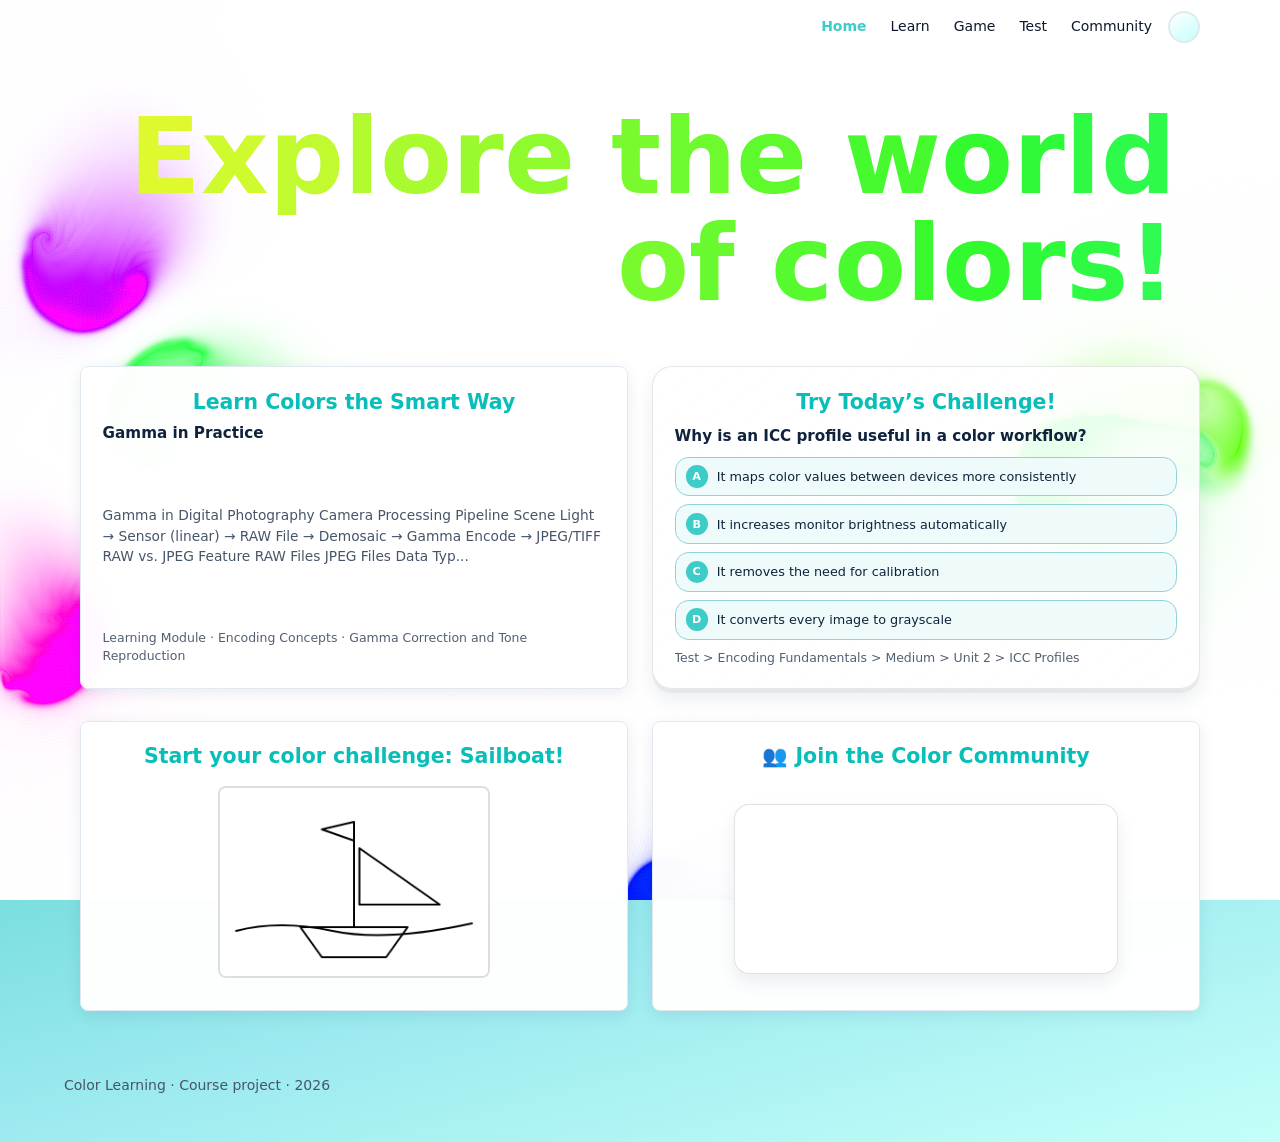
<file: index.html>
<!DOCTYPE html>
<html lang="en">
  <head>
    <meta charset="UTF-8" />
    <meta name="viewport" content="width=device-width, initial-scale=1.0" />
    <title>Home — Color Learning</title>
    <link rel="stylesheet" href="css/variables.css" />
    <link rel="stylesheet" href="css/main.css" />
    <link rel="stylesheet" href="css/layout.css" />
    <link rel="stylesheet" href="css/pages/homepage.css" />
  </head>
  <body>
    <header class="site-header" role="banner">
      <div id="site-navbar" aria-live="polite"></div>
    </header>

    <main id="main-content" class="page-home">
      <section class="home-hero" aria-label="Intro banner">
        <p class="home-hero__tagline">Explore the world of colors!</p>
      </section>

      <section class="home-row home-row--2" aria-label="Learn and test">
        <a class="home-card home-card--learn-spotlight" href="learning.html" data-home-learn-link aria-label="Explore learn module">
          <p class="home-card__text home-card__text--learn" data-home-learn-title>Learn Colors the Smart Way</p>
          <p class="home-learn__topic" data-home-learn-topic>Loading a random topic...</p>
          <p class="home-learn__snippet" data-home-learn-snippet>Loading knowledge preview...</p>
          <p class="home-learn__meta" data-home-learn-meta>Preparing section route...</p>
        </a>
        <a class="home-card home-card--test-spotlight" href="test.html" data-home-test-link aria-label="Open random test question">
          <div class="home-test__head">
            <p class="home-card__text home-card__text--test">Try Today’s Challenge!</p>
          </div>
          <p class="home-test__prompt" data-home-test-prompt>Loading a random question...</p>
          <div class="home-test__options" data-home-test-options aria-label="Question options"></div>
          <p class="home-test__meta" data-home-test-meta>Preparing quiz route</p>
        </a>
      </section>

      <section class="home-row home-row--3" aria-label="Game and community">
        <a class="home-card home-card--game-spotlight" href="game.html" data-home-game-link aria-label="Start your color challenge in Game">
          <p class="home-card__text home-card__text--game">Start your color challenge!</p>
          <canvas
            class="home-game-preview"
            data-home-game-preview
            width="280"
            height="200"
            aria-label="Random game drawing preview"
          ></canvas>
        </a>
        <section class="home-card home-card--community-spotlight" aria-label="Community preview card">
          <p class="home-card__text home-card__text--community" data-home-community-title>👥 Join the Color Community</p>
          <a class="home-community__notice" href="community.html" data-home-community-notice-link aria-label="Open community page">New community post +1</a>
          <a class="home-community__post-link" href="community-posts.html" data-home-community-post-link aria-label="Open community post detail list">
            <article class="home-community__bubble" aria-label="Community post preview">
              <header class="home-community__head">
                <span class="home-community__avatar" data-home-community-avatar aria-hidden="true">U</span>
                <span class="home-community__author" data-home-community-author>@user</span>
              </header>
              <p class="home-community__tag" data-home-community-tag>#Community</p>
              <p class="home-community__post" data-home-community-post>Loading a community post...</p>
            </article>
          </a>
        </section>
      </section>
    </main>

    <footer class="site-footer" role="contentinfo">
      <div id="site-footer"></div>
    </footer>

    <script src="js/theme.js" defer></script>
    <script src="js/clw-locales.js" defer></script>
    <script src="js/clw-translations-zh.js" defer></script>
    <script src="js/main.js" defer></script>
    <script src="js/navbar.js" defer></script>
    <script src="js/auth.js" defer></script>
    <script src="js/clw-sound.js" defer></script>
    <script src="js/profile-settings-panel.js" defer></script>
    <script src="js/pages/homepage.js" defer></script>
  </body>
</html>
</file>
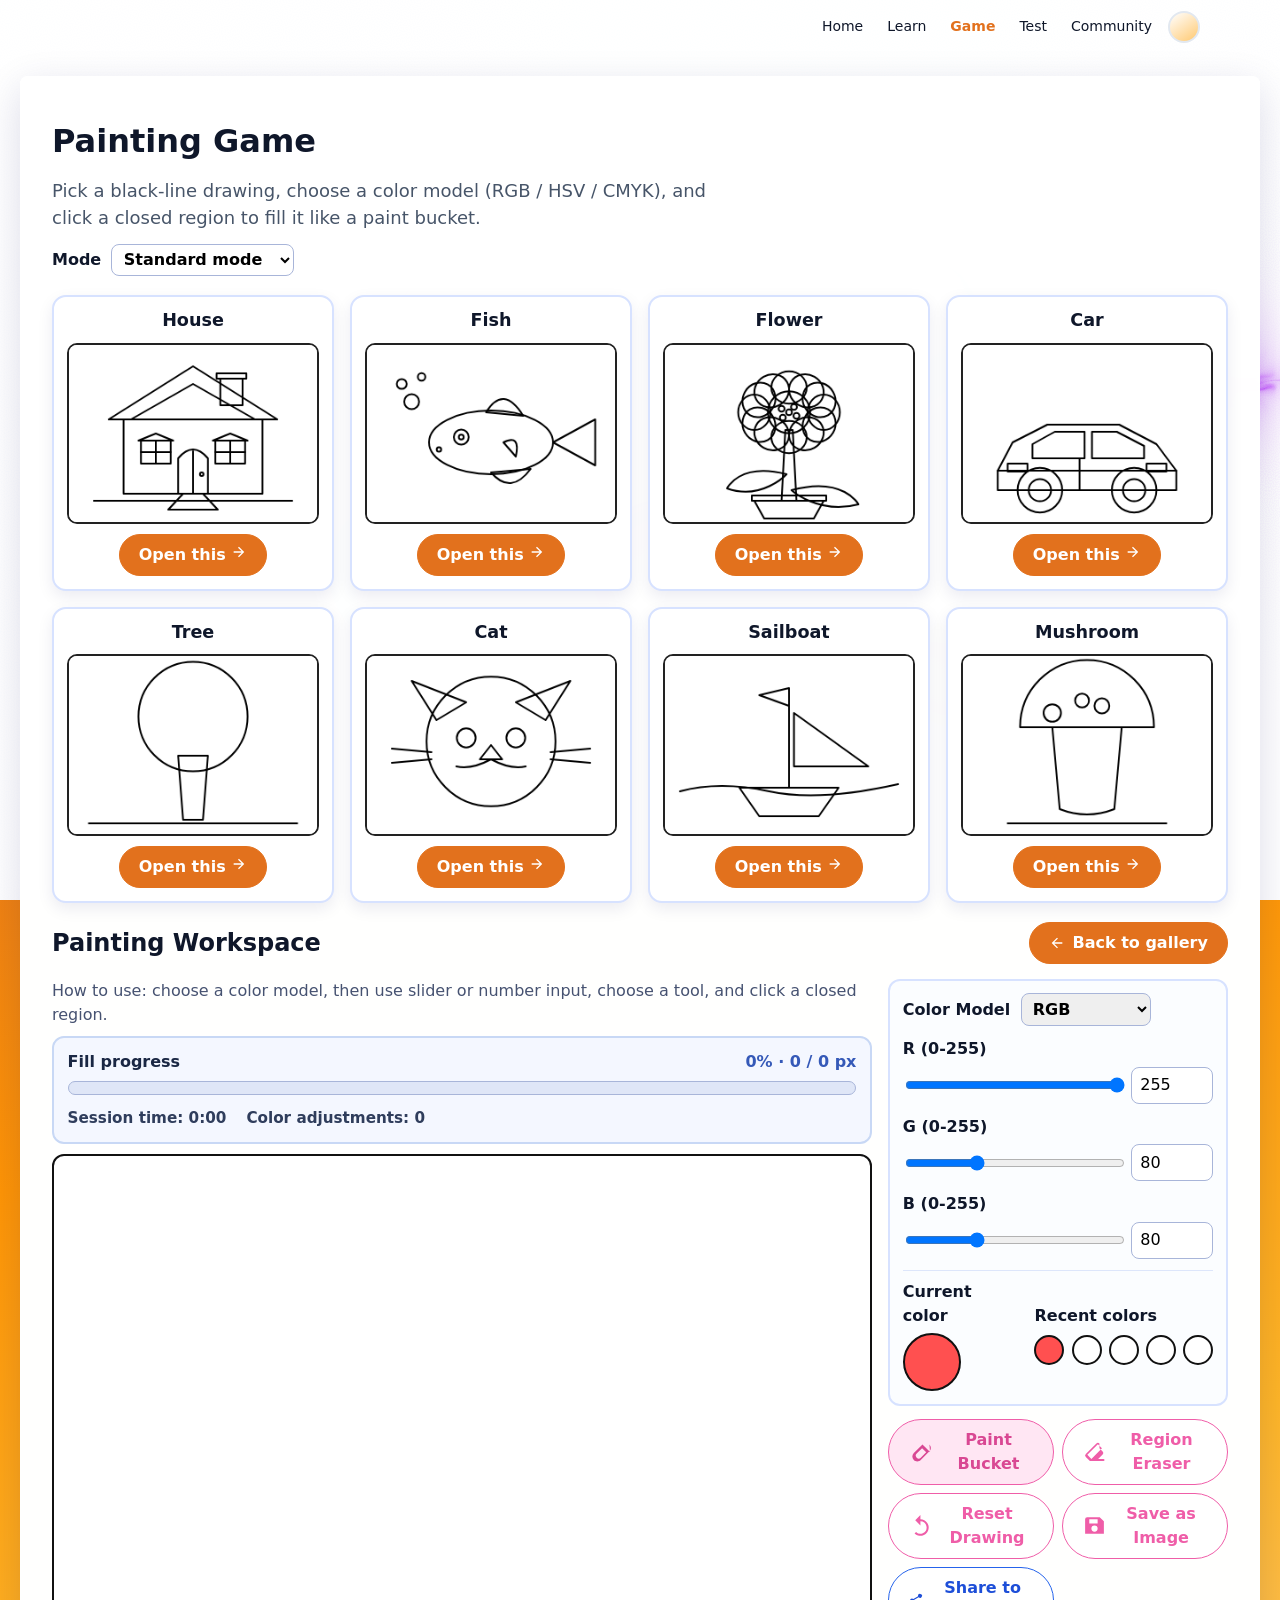
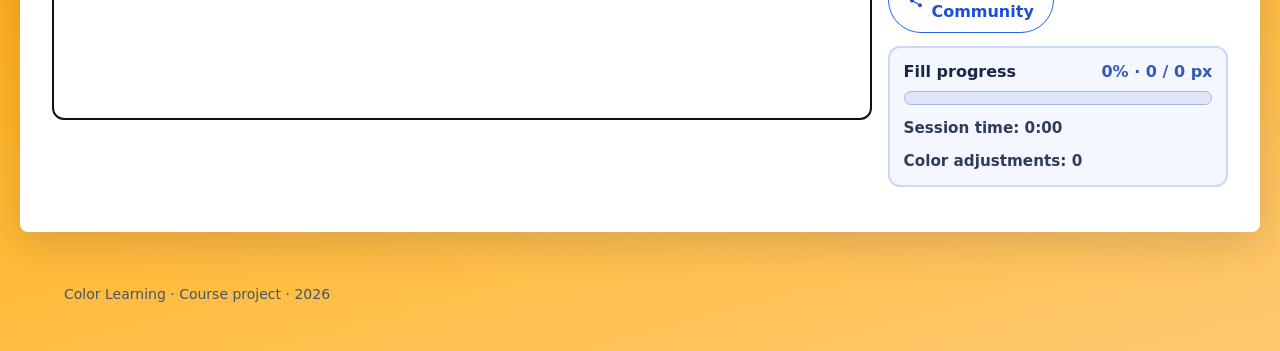
<file: game.html>
<!DOCTYPE html>
<html lang="en">
  <head>
    <meta charset="UTF-8" />
    <meta name="viewport" content="width=device-width, initial-scale=1.0" />
    <title>Paint Game — Color Learning</title>
    <link rel="stylesheet" href="css/variables.css" />
    <link rel="stylesheet" href="css/main.css" />
    <link rel="stylesheet" href="css/layout.css" />
    <link rel="stylesheet" href="css/pages/game.css" />
  </head>
  <body>
    <header class="site-header" role="banner">
      <div id="site-navbar" aria-live="polite"></div>
    </header>

    <main id="main-content" class="page-game">
      <section class="game-intro">
        <h1 class="page-title">Painting Game</h1>
        <p class="lead">Pick a black-line drawing, choose a color model (RGB / HSV / CMYK), and click a closed region to fill it like a paint bucket.</p>
        <label class="mode-picker" for="game-mode">
          <span>Mode</span>
          <select id="game-mode">
            <option value="standard" selected>Standard mode</option>
            <option value="challenge">Challenge mode</option>
          </select>
        </label>
      </section>

      <section id="gallery-view" class="gallery-view" aria-label="Drawing selection area">
        <div class="drawing-grid">
          <article class="drawing-card">
            <h2 class="drawing-card__title">House</h2>
            <canvas id="preview-0" width="280" height="200" aria-label="House line-art preview"></canvas>
            <button type="button" class="enter-btn" data-open-drawing="0">Open this <span class="btn-icon" aria-hidden="true"><svg viewBox="0 0 24 24" width="16" height="16" fill="currentColor"><path d="M4 11v2h12l-5.5 5.5 1.42 1.42L19.84 12l-7.92-7.92L10.5 5.5 16 11H4z"/></svg></span></button>
          </article>

          <article class="drawing-card">
            <h2 class="drawing-card__title">Fish</h2>
            <canvas id="preview-1" width="280" height="200" aria-label="Fish line-art preview"></canvas>
            <button type="button" class="enter-btn" data-open-drawing="1">Open this <span class="btn-icon" aria-hidden="true"><svg viewBox="0 0 24 24" width="16" height="16" fill="currentColor"><path d="M4 11v2h12l-5.5 5.5 1.42 1.42L19.84 12l-7.92-7.92L10.5 5.5 16 11H4z"/></svg></span></button>
          </article>

          <article class="drawing-card">
            <h2 class="drawing-card__title">Flower</h2>
            <canvas id="preview-2" width="280" height="200" aria-label="Flower line-art preview"></canvas>
            <button type="button" class="enter-btn" data-open-drawing="2">Open this <span class="btn-icon" aria-hidden="true"><svg viewBox="0 0 24 24" width="16" height="16" fill="currentColor"><path d="M4 11v2h12l-5.5 5.5 1.42 1.42L19.84 12l-7.92-7.92L10.5 5.5 16 11H4z"/></svg></span></button>
          </article>

          <article class="drawing-card">
            <h2 class="drawing-card__title">Car</h2>
            <canvas id="preview-3" width="280" height="200" aria-label="Car line-art preview"></canvas>
            <button type="button" class="enter-btn" data-open-drawing="3">Open this <span class="btn-icon" aria-hidden="true"><svg viewBox="0 0 24 24" width="16" height="16" fill="currentColor"><path d="M4 11v2h12l-5.5 5.5 1.42 1.42L19.84 12l-7.92-7.92L10.5 5.5 16 11H4z"/></svg></span></button>
          </article>

          <article class="drawing-card">
            <h2 class="drawing-card__title">Tree</h2>
            <canvas id="preview-4" width="280" height="200" aria-label="Tree line-art preview"></canvas>
            <button type="button" class="enter-btn" data-open-drawing="4">Open this <span class="btn-icon" aria-hidden="true"><svg viewBox="0 0 24 24" width="16" height="16" fill="currentColor"><path d="M4 11v2h12l-5.5 5.5 1.42 1.42L19.84 12l-7.92-7.92L10.5 5.5 16 11H4z"/></svg></span></button>
          </article>

          <article class="drawing-card">
            <h2 class="drawing-card__title">Cat</h2>
            <canvas id="preview-5" width="280" height="200" aria-label="Cat line-art preview"></canvas>
            <button type="button" class="enter-btn" data-open-drawing="5">Open this <span class="btn-icon" aria-hidden="true"><svg viewBox="0 0 24 24" width="16" height="16" fill="currentColor"><path d="M4 11v2h12l-5.5 5.5 1.42 1.42L19.84 12l-7.92-7.92L10.5 5.5 16 11H4z"/></svg></span></button>
          </article>

          <article class="drawing-card">
            <h2 class="drawing-card__title">Sailboat</h2>
            <canvas id="preview-6" width="280" height="200" aria-label="Sailboat line-art preview"></canvas>
            <button type="button" class="enter-btn" data-open-drawing="6">Open this <span class="btn-icon" aria-hidden="true"><svg viewBox="0 0 24 24" width="16" height="16" fill="currentColor"><path d="M4 11v2h12l-5.5 5.5 1.42 1.42L19.84 12l-7.92-7.92L10.5 5.5 16 11H4z"/></svg></span></button>
          </article>

          <article class="drawing-card">
            <h2 class="drawing-card__title">Mushroom</h2>
            <canvas id="preview-7" width="280" height="200" aria-label="Mushroom line-art preview"></canvas>
            <button type="button" class="enter-btn" data-open-drawing="7">Open this <span class="btn-icon" aria-hidden="true"><svg viewBox="0 0 24 24" width="16" height="16" fill="currentColor"><path d="M4 11v2h12l-5.5 5.5 1.42 1.42L19.84 12l-7.92-7.92L10.5 5.5 16 11H4z"/></svg></span></button>
          </article>
        </div>
      </section>

      <section id="editor-view" class="editor-view" aria-label="Painting workspace" hidden>
        <div class="editor-topbar">
          <h2 id="editor-title">Painting Workspace</h2>
          <button type="button" id="back-to-gallery" class="back-btn btn-with-icon"><span class="btn-icon" aria-hidden="true"><svg viewBox="0 0 24 24" width="16" height="16" fill="currentColor"><path d="M20 11H7.83l5.59-5.59L12 4l-8 8 8 8 1.41-1.41L7.83 13H20v-2z"/></svg></span><span>Back to gallery</span></button>
        </div>

        <div class="editor-layout">
          <div class="canvas-pane">
            <p class="hint">How to use: choose a color model, then use slider or number input, choose a tool, and click a closed region.</p>

            <div class="editor-stats" aria-live="polite">
              <div class="fill-progress-block">
                <div class="fill-progress-header">
                  <span class="fill-progress-title">Fill progress</span>
                  <span class="fill-progress-numbers" id="fill-progress-label">0% · 0 / 0 px</span>
                </div>
                <div class="fill-progress-track" id="fill-progress-track" role="progressbar" aria-valuemin="0" aria-valuemax="100" aria-valuenow="0" aria-label="Painting fill progress">
                  <div class="fill-progress-fill" id="fill-progress-fill"></div>
                </div>
              </div>
              <div class="session-stats">
                <span id="session-time">Session time: 0:00</span>
                <span id="completion-time" class="completion-time" hidden>Completed in: —</span>
                <span id="color-adjust-count">Color adjustments: 0</span>
              </div>
            </div>
            <canvas id="editor-canvas" width="900" height="620" aria-label="Painting canvas"></canvas>
          </div>

          <aside class="right-pane" aria-label="Color and painting controls">
            <div class="controls">
              <label class="model-picker" for="color-model">
                <span>Color Model</span>
                <select id="color-model">
                  <option value="rgb" selected>RGB</option>
                  <option value="hsv">HSV</option>
                  <option value="cmyk">CMYK</option>
                </select>
              </label>

              <div id="controls-rgb" class="model-group" data-model-group="rgb">
                <label class="value-control">
                  <span>R (0-255)</span>
                  <div class="value-row">
                    <input id="rgb-r" type="range" min="0" max="255" value="255" />
                    <input id="rgb-r-number" type="number" min="0" max="255" value="255" />
                  </div>
                </label>
                <label class="value-control">
                  <span>G (0-255)</span>
                  <div class="value-row">
                    <input id="rgb-g" type="range" min="0" max="255" value="80" />
                    <input id="rgb-g-number" type="number" min="0" max="255" value="80" />
                  </div>
                </label>
                <label class="value-control">
                  <span>B (0-255)</span>
                  <div class="value-row">
                    <input id="rgb-b" type="range" min="0" max="255" value="80" />
                    <input id="rgb-b-number" type="number" min="0" max="255" value="80" />
                  </div>
                </label>
              </div>

              <div id="controls-hsv" class="model-group" data-model-group="hsv" hidden>
                <label class="value-control">
                  <span>H (0-360)</span>
                  <div class="value-row">
                    <input id="hsv-h" type="range" min="0" max="360" value="0" />
                    <input id="hsv-h-number" type="number" min="0" max="360" value="0" />
                  </div>
                </label>
                <label class="value-control">
                  <span>S (0-100)</span>
                  <div class="value-row">
                    <input id="hsv-s" type="range" min="0" max="100" value="69" />
                    <input id="hsv-s-number" type="number" min="0" max="100" value="69" />
                  </div>
                </label>
                <label class="value-control">
                  <span>V (0-100)</span>
                  <div class="value-row">
                    <input id="hsv-v" type="range" min="0" max="100" value="100" />
                    <input id="hsv-v-number" type="number" min="0" max="100" value="100" />
                  </div>
                </label>
              </div>

              <div id="controls-cmyk" class="model-group" data-model-group="cmyk" hidden>
                <label class="value-control">
                  <span>C (0-100)</span>
                  <div class="value-row">
                    <input id="cmyk-c" type="range" min="0" max="100" value="0" />
                    <input id="cmyk-c-number" type="number" min="0" max="100" value="0" />
                  </div>
                </label>
                <label class="value-control">
                  <span>M (0-100)</span>
                  <div class="value-row">
                    <input id="cmyk-m" type="range" min="0" max="100" value="69" />
                    <input id="cmyk-m-number" type="number" min="0" max="100" value="69" />
                  </div>
                </label>
                <label class="value-control">
                  <span>Y (0-100)</span>
                  <div class="value-row">
                    <input id="cmyk-y" type="range" min="0" max="100" value="69" />
                    <input id="cmyk-y-number" type="number" min="0" max="100" value="69" />
                  </div>
                </label>
                <label class="value-control">
                  <span>K (0-100)</span>
                  <div class="value-row">
                    <input id="cmyk-k" type="range" min="0" max="100" value="0" />
                    <input id="cmyk-k-number" type="number" min="0" max="100" value="0" />
                  </div>
                </label>
              </div>

              <div class="color-panel">
                <div class="current-color-block">
                  <span>Current color</span>
                  <div id="color-preview" class="color-preview-circle" aria-label="Current color preview"></div>
                </div>
                <div class="palette-block">
                  <span>Recent colors</span>
                  <div id="recent-palette" class="recent-palette" aria-label="Recent 5 colors"></div>
                </div>
              </div>
            </div>

            <div class="tool-row" aria-label="Tool actions">
              <button type="button" id="tool-fill" class="tool-btn btn-with-icon is-active"><span class="btn-icon" aria-hidden="true"><svg viewBox="0 0 24 24" width="16" height="16" fill="currentColor"><path d="M19 11.5L12.5 5 5 12.5c-1.66 1.66-1.66 4.34 0 6s4.34 1.66 6 0l7.5-7.5c1.66-1.66 1.66-4.34 0-6zM7.5 16.5a2.5 2.5 0 010-3.54l4.65-4.65 3.54 3.54L11 16.5a2.5 2.5 0 01-3.5 0z"/></svg></span><span>Paint Bucket</span></button>
              <button type="button" id="tool-eraser" class="tool-btn btn-with-icon"><span class="btn-icon" aria-hidden="true"><svg viewBox="0 0 24 24" width="16" height="16" fill="currentColor"><path d="M16.24 3.56a2 2 0 00-2.83 0L3.56 13.41a2 2 0 000 2.83L7.34 20H20a1 1 0 100-2h-4.93l4.17-4.17a2 2 0 000-2.83l-3-3zM8.76 18l-3.79-3.79 9.85-9.85L18.61 8.15 8.76 18z"/></svg></span><span>Region Eraser</span></button>
              <button type="button" id="reset-drawing" class="tool-btn btn-with-icon tool-btn--warn"><span class="btn-icon" aria-hidden="true"><svg viewBox="0 0 24 24" width="16" height="16" fill="currentColor"><path d="M12 5V1L7 6l5 5V7c3.31 0 6 2.69 6 6a6 6 0 01-10.24 4.24l-1.42 1.42A8 8 0 1012 5z"/></svg></span><span>Reset Drawing</span></button>
              <button type="button" id="save-image" class="tool-btn btn-with-icon tool-btn--success"><span class="btn-icon" aria-hidden="true"><svg viewBox="0 0 24 24" width="16" height="16" fill="currentColor"><path d="M17 3H5a2 2 0 00-2 2v14h18V7l-4-4zM7 5h8v4H7V5zm5 12a3 3 0 110-6 3 3 0 010 6z"/></svg></span><span>Save as Image</span></button>
              <button type="button" id="share-community" class="tool-btn btn-with-icon tool-btn--community"><span class="btn-icon" aria-hidden="true"><svg viewBox="0 0 24 24" width="16" height="16" fill="currentColor"><path d="M18 16.08c-.76 0-1.44.3-1.96.77L8.91 12.7a3.3 3.3 0 000-1.39l7.05-4.11A2.99 2.99 0 1015 5c0 .23.03.45.08.66L8.03 9.77a3 3 0 100 4.46l7.1 4.17c-.05.19-.07.39-.07.6a2.94 2.94 0 102.94-2.92z"/></svg></span><span>Share to Community</span></button>
            </div>

            <div id="challenge-panel" class="challenge-panel" hidden>
              <h3>Challenge sample</h3>
              <p>Try to match the sample colors. Submit when you finish.</p>
              <canvas id="challenge-sample-canvas" width="300" height="206" aria-label="Challenge sample preview"></canvas>
              <button type="button" id="submit-challenge" class="tool-btn btn-with-icon"><span class="btn-icon" aria-hidden="true"><svg viewBox="0 0 24 24" width="16" height="16" fill="currentColor"><path d="M9 16.17L4.83 12l-1.42 1.41L9 19 21 7l-1.41-1.41z"/></svg></span><span>Submit challenge</span></button>
              <p id="challenge-score" class="challenge-score" aria-live="polite">Score: —</p>
            </div>

            <div class="editor-stats" aria-live="polite">
              <div class="fill-progress-block">
                <div class="fill-progress-header">
                  <span class="fill-progress-title">Fill progress</span>
                  <span class="fill-progress-numbers" id="fill-progress-label">0% · 0 / 0 px</span>
                </div>
                <div class="fill-progress-track" id="fill-progress-track" role="progressbar" aria-valuemin="0" aria-valuemax="100" aria-valuenow="0" aria-label="Painting fill progress">
                  <div class="fill-progress-fill" id="fill-progress-fill"></div>
                </div>
              </div>
              <div class="session-stats">
                <span id="session-time">Session time: 0:00</span>
                <span id="completion-time" class="completion-time" hidden>Completed in: —</span>
                <span id="color-adjust-count">Color adjustments: 0</span>
              </div>
            </div>
          </aside>
        </div>
      </section>
    </main>

    <footer class="site-footer" role="contentinfo">
      <div id="site-footer"></div>
    </footer>

    <script src="js/theme.js" defer></script>
    <script src="js/clw-locales.js" defer></script>
    <script src="js/clw-translations-zh.js" defer></script>
    <script src="js/main.js" defer></script>
    <script src="js/navbar.js" defer></script>
    <script src="js/auth.js" defer></script>
    <script src="js/clw-sound.js" defer></script>
    <script src="js/profile-settings-panel.js" defer></script>
    <script src="js/pages/game.js" defer></script>
  </body>
</html>
</file>
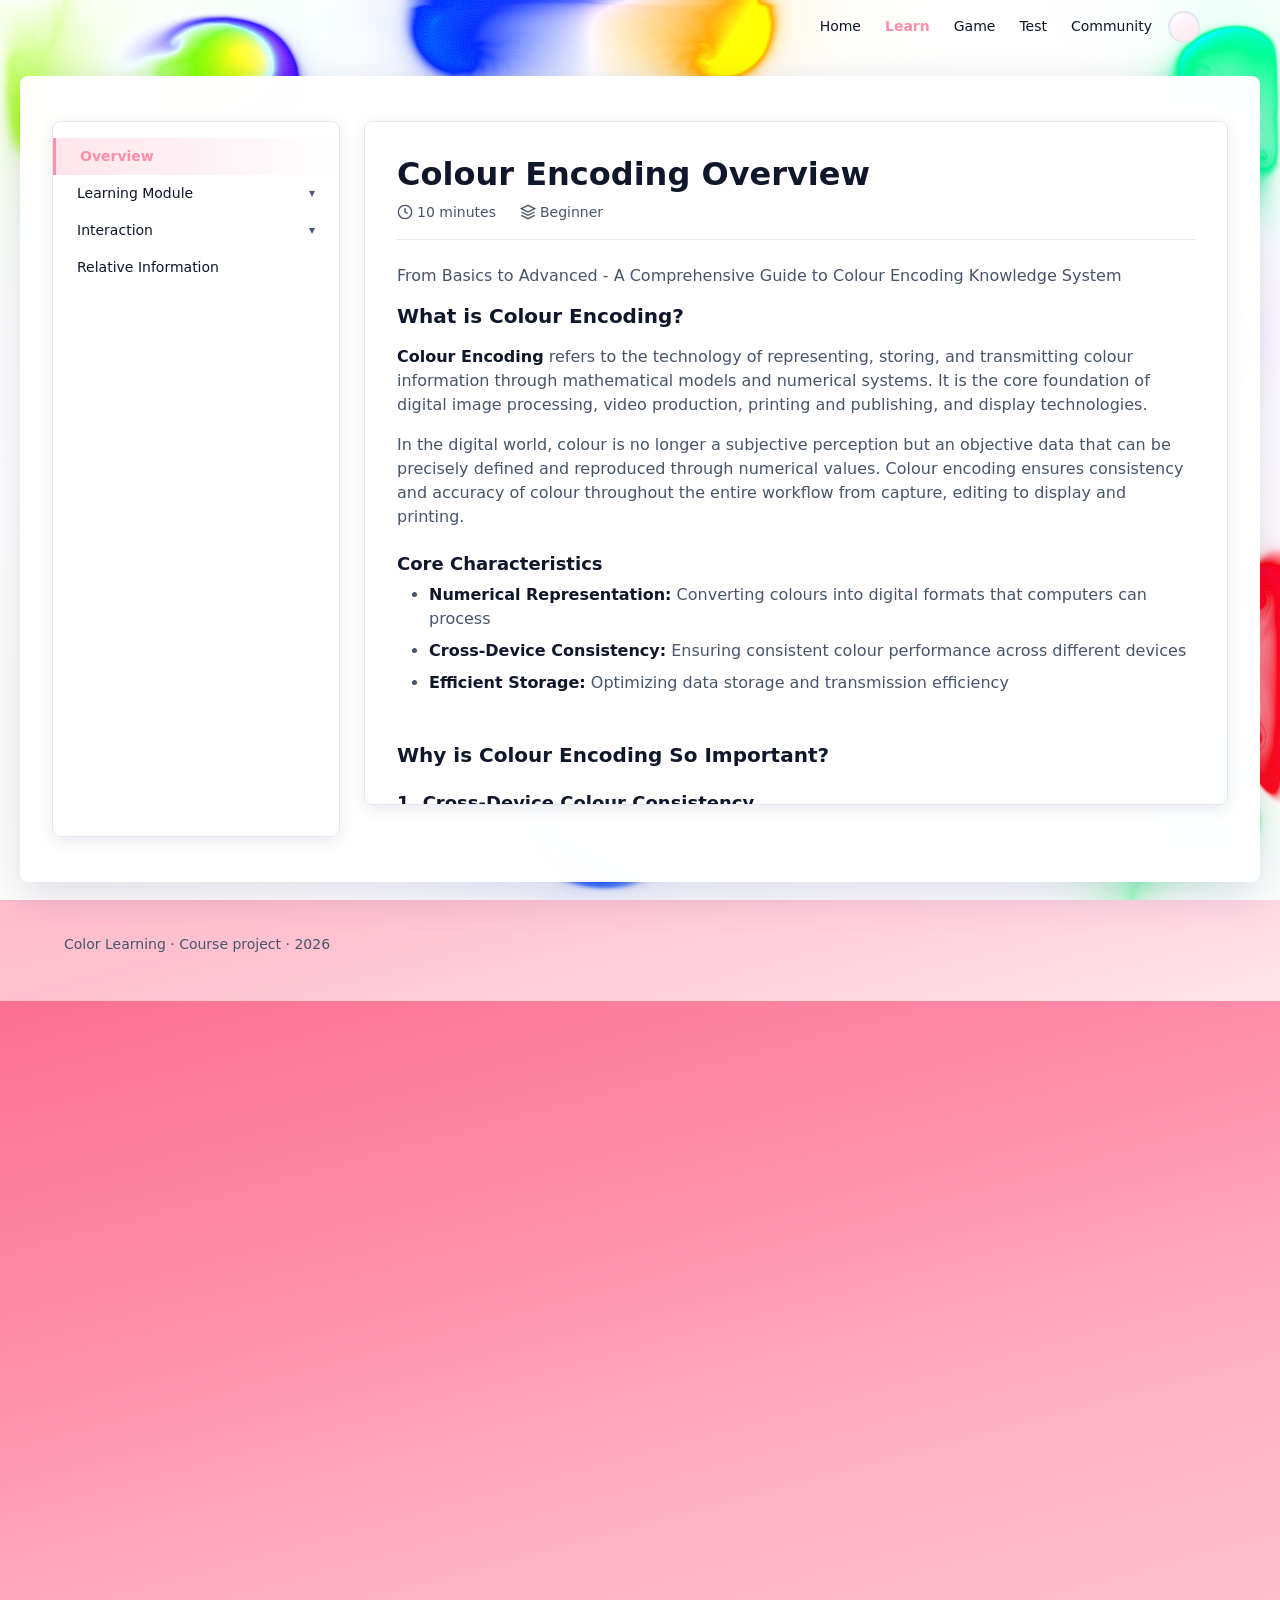
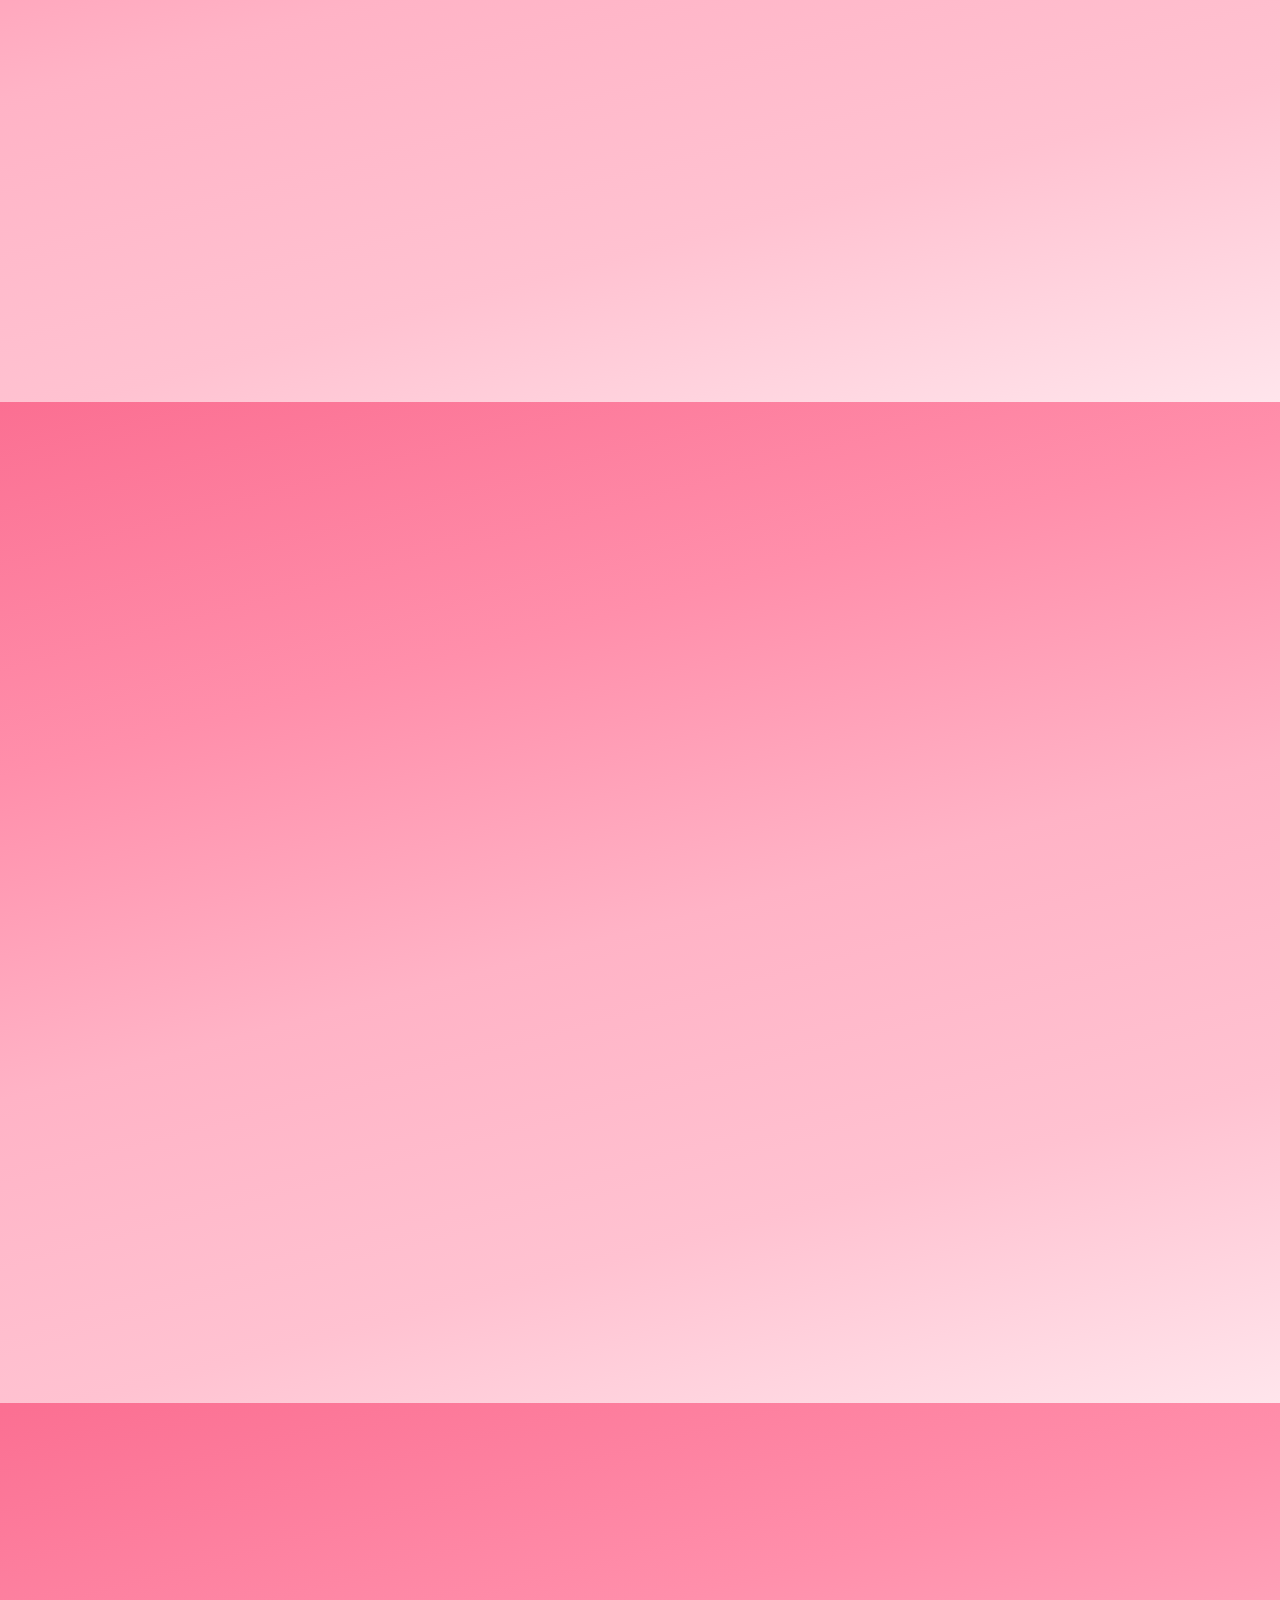
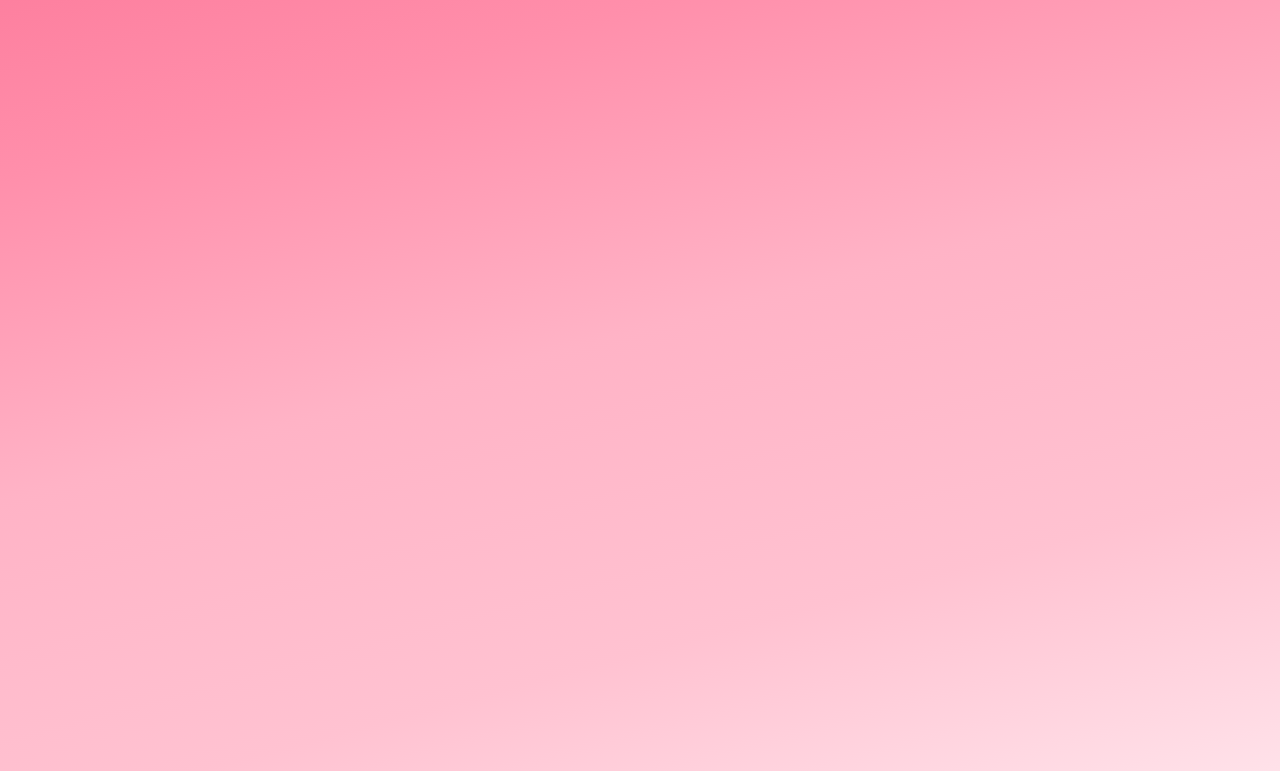
<file: learning.html>
<!DOCTYPE html>
<html lang="en">
  <head>
    <meta charset="UTF-8" />
    <meta name="viewport" content="width=device-width, initial-scale=1.0" />
    <title>Learn — Color Learning</title>
    <link rel="stylesheet" href="css/variables.css" />
    <link rel="stylesheet" href="css/main.css" />
    <link rel="stylesheet" href="css/layout.css" />
    <link rel="stylesheet" href="css/pages/learning.css" />
  </head>
  <body>
    <header class="site-header" role="banner">
      <div id="site-navbar" aria-live="polite"></div>
    </header>

    <main id="main-content" class="page-learning">
      <div class="learning-layout">
        <aside class="learning-sidebar" id="learning-sidebar" aria-label="Learning navigation">
          <button class="learning-sidebar__toggle" id="sidebar-toggle" aria-expanded="false" aria-controls="sidebar-menu" aria-label="Toggle navigation menu">
            <span class="learning-sidebar__toggle-icon"></span>
          </button>
          <nav class="learning-sidebar__nav" id="sidebar-menu">
            <ul class="learning-menu">
              <li class="learning-menu__item">
                <a href="#overview" class="learning-menu__link" data-section="overview">Overview</a>
              </li>
              <li class="learning-menu__item learning-menu__item--has-children">
                <button class="learning-menu__toggle" aria-expanded="false" data-parent="learning-module">
                  <span>Learning Module</span>
                  <span class="learning-menu__arrow" aria-hidden="true">▾</span>
                </button>
                <ul class="learning-menu__sub" id="submenu-learning-module">
                  <li class="learning-menu__item learning-menu__item--has-children">
                    <button class="learning-menu__toggle" aria-expanded="false" data-parent="basic">
                      <span>Basic</span>
                      <span class="learning-menu__arrow" aria-hidden="true">▾</span>
                    </button>
                    <ul class="learning-menu__sub" id="submenu-basic">
                      <li class="learning-menu__item">
                        <a href="#basic-color-models" class="learning-menu__link" data-section="basic-color-models">Color Models</a>
                      </li>
                      <li class="learning-menu__item">
                        <a href="#basic-color-spaces" class="learning-menu__link" data-section="basic-color-spaces">Color Spaces</a>
                      </li>
                      <li class="learning-menu__item">
                        <a href="#basic-color-attributes" class="learning-menu__link" data-section="basic-color-attributes">Color Attributes & Perception</a>
                      </li>
                    </ul>
                  </li>
                  <li class="learning-menu__item learning-menu__item--has-children">
                    <button class="learning-menu__toggle" aria-expanded="false" data-parent="encoding-concepts">
                      <span>Encoding Concepts</span>
                      <span class="learning-menu__arrow" aria-hidden="true">▾</span>
                    </button>
                    <ul class="learning-menu__sub" id="submenu-encoding-concepts">
                      <li class="learning-menu__item">
                        <a href="#encoding-bit-depth" class="learning-menu__link" data-section="encoding-bit-depth">Bit Depth</a>
                      </li>
                      <li class="learning-menu__item">
                        <a href="#encoding-color-profiles" class="learning-menu__link" data-section="encoding-color-profiles">Color Profiles</a>
                      </li>
                      <li class="learning-menu__item">
                        <a href="#encoding-gamma-correction" class="learning-menu__link" data-section="encoding-gamma-correction">Gamma Correction</a>
                      </li>
                    </ul>
                  </li>
                  <li class="learning-menu__item learning-menu__item--has-children">
                    <button class="learning-menu__toggle" aria-expanded="false" data-parent="advance-topics">
                      <span>Advance Topics</span>
                      <span class="learning-menu__arrow" aria-hidden="true">▾</span>
                    </button>
                    <ul class="learning-menu__sub" id="submenu-advance-topics">
                      <li class="learning-menu__item">
                        <a href="#advance-hdr-color" class="learning-menu__link" data-section="advance-hdr-color">HDR Color</a>
                      </li>
                      <li class="learning-menu__item">
                        <a href="#advance-wide-gamut" class="learning-menu__link" data-section="advance-wide-gamut">Wide Color Gamut</a>
                      </li>
                      <li class="learning-menu__item">
                        <a href="#advance-color-management" class="learning-menu__link" data-section="advance-color-management">Color Management</a>
                      </li>
                    </ul>
                  </li>
                </ul>
              </li>
              <li class="learning-menu__item learning-menu__item--has-children">
                <button class="learning-menu__toggle" aria-expanded="false" data-parent="interaction">
                  <span>Interaction</span>
                  <span class="learning-menu__arrow" aria-hidden="true">▾</span>
                </button>
                <ul class="learning-menu__sub" id="submenu-interaction">
                  <li class="learning-menu__item">
                    <a href="#interaction-color-picker" class="learning-menu__link" data-section="interaction-color-picker">Color Picker</a>
                  </li>
                  <li class="learning-menu__item">
                    <a href="#interaction-visual-example" class="learning-menu__link" data-section="interaction-visual-example">Visual Example</a>
                  </li>
                  <li class="learning-menu__item">
                    <a href="#interaction-interactive-tools" class="learning-menu__link" data-section="interaction-interactive-tools">Interactive Tools</a>
                  </li>
                </ul>
              </li>
              <li class="learning-menu__item">
                <a href="#relative-information" class="learning-menu__link" data-section="relative-information">Relative Information</a>
              </li>
            </ul>
          </nav>
        </aside>

        <section class="learning-content" id="learning-content" aria-label="Learning content">
          <div class="learning-content__inner">
            <h1 class="learning-content__title" id="content-title">Welcome to Color Learning</h1>
            <p class="learning-content__description" id="content-description">Select a topic from the sidebar to begin your journey into the fascinating world of colors.</p>
            <section class="learning-share-card" aria-label="Share a learning note">
              <h2 class="learning-share-card__title">Send Note to Community</h2>
              <p class="learning-share-card__desc">Write one takeaway from this section and continue the discussion in Community.</p>
              <label class="sr-only" for="learning-community-note">Learning note</label>
              <textarea id="learning-community-note" class="learning-share-card__textarea" data-learning-note placeholder="Example: In this section I learned that ..."></textarea>
              <div class="learning-share-card__actions">
                <button type="button" class="learning-share-card__btn" data-learning-share>Send to Community Draft</button>
                <p class="learning-share-card__status" role="status" aria-live="polite" data-learning-share-status></p>
              </div>
            </section>
          </div>
        </section>
      </div>
    </main>

    <footer class="site-footer" role="contentinfo">
      <div id="site-footer"></div>
    </footer>

    <script src="js/theme.js" defer></script>
    <script src="js/clw-locales.js" defer></script>
    <script src="js/clw-translations-zh.js" defer></script>
    <script src="js/main.js" defer></script>
    <script src="js/navbar.js" defer></script>
    <script src="js/auth.js" defer></script>
    <script src="js/clw-sound.js" defer></script>
    <script src="js/profile-settings-panel.js" defer></script>
    <script src="js/pages/learning.js" type="module" defer></script>
  </body>
</html>
</file>
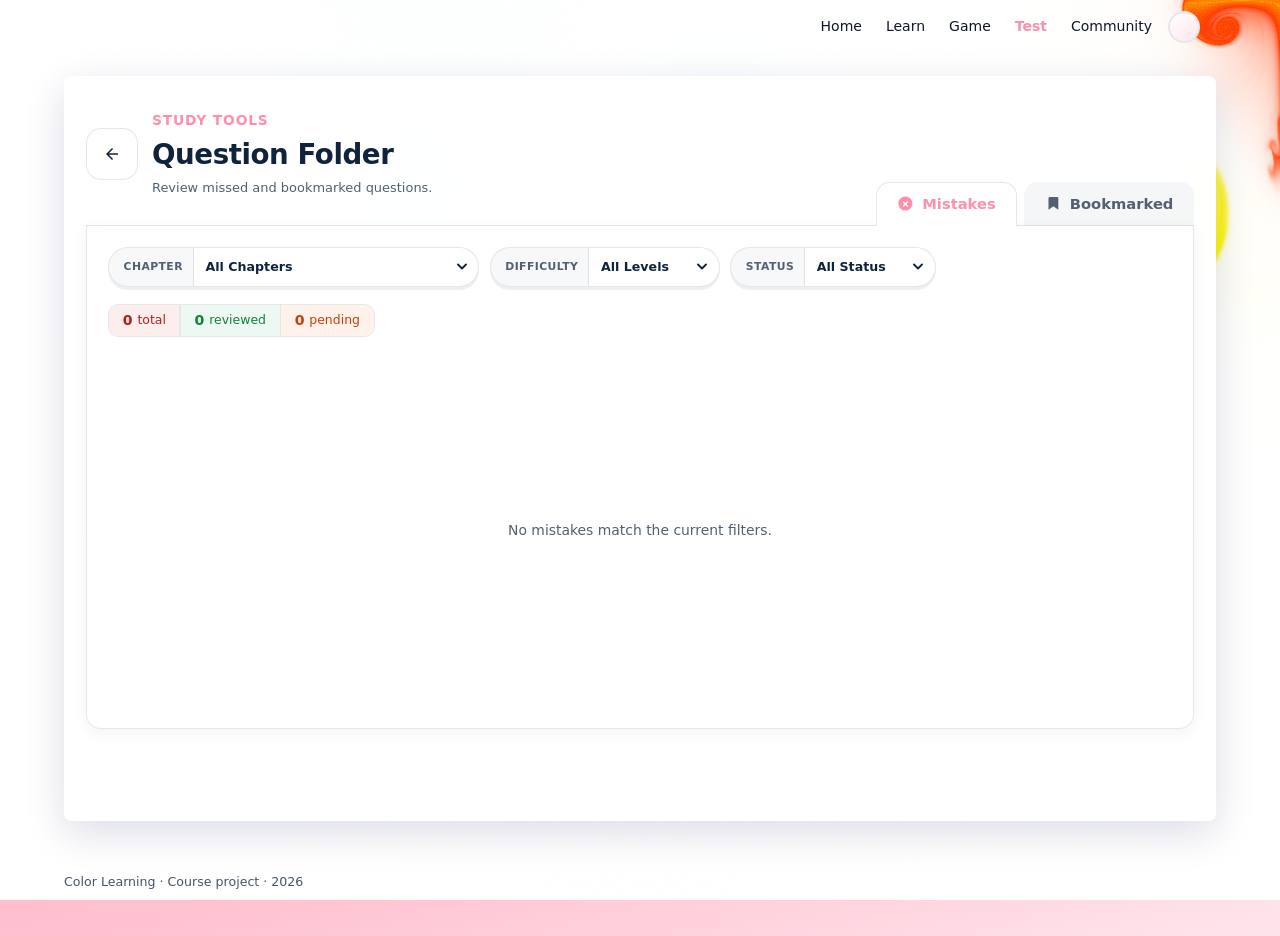
<file: test-mistakes.html>
<!DOCTYPE html>
<html lang="en">
  <head>
    <meta charset="UTF-8" />
    <meta name="viewport" content="width=device-width, initial-scale=1.0" />
    <title>Mistakes — Color Learning</title>
    <link rel="stylesheet" href="css/variables.css" />
    <link rel="stylesheet" href="css/main.css" />
    <link rel="stylesheet" href="css/layout.css" />
    <link rel="stylesheet" href="css/pages/test.css" />
  </head>
  <body class="test-module">
    <header class="site-header" role="banner">
      <div id="site-navbar" aria-live="polite"></div>
    </header>

    <main id="main-content" class="page-test page-test-mistakes" data-test-page="mistakes">
      <div class="test-shell" data-test-root></div>
      <noscript>
        <p class="lead">Enable JavaScript to review and retry your saved mistakes.</p>
      </noscript>
    </main>

    <footer class="site-footer" role="contentinfo">
      <div id="site-footer"></div>
    </footer>

    <script src="js/theme.js" defer></script>
    <script src="js/clw-locales.js" defer></script>
    <script src="js/clw-translations-zh.js" defer></script>
    <script src="js/pages/test/translations-zh.js" defer></script>
    <script src="js/main.js" defer></script>
    <script src="js/navbar.js" defer></script>
    <script src="js/auth.js" defer></script>
    <script src="js/clw-sound.js" defer></script>
    <script src="js/profile-settings-panel.js" defer></script>
    <script src="js/pages/test/question-bank.js" defer></script>
    <script src="js/pages/test/test.js" defer></script>
  </body>
</html>
</file>
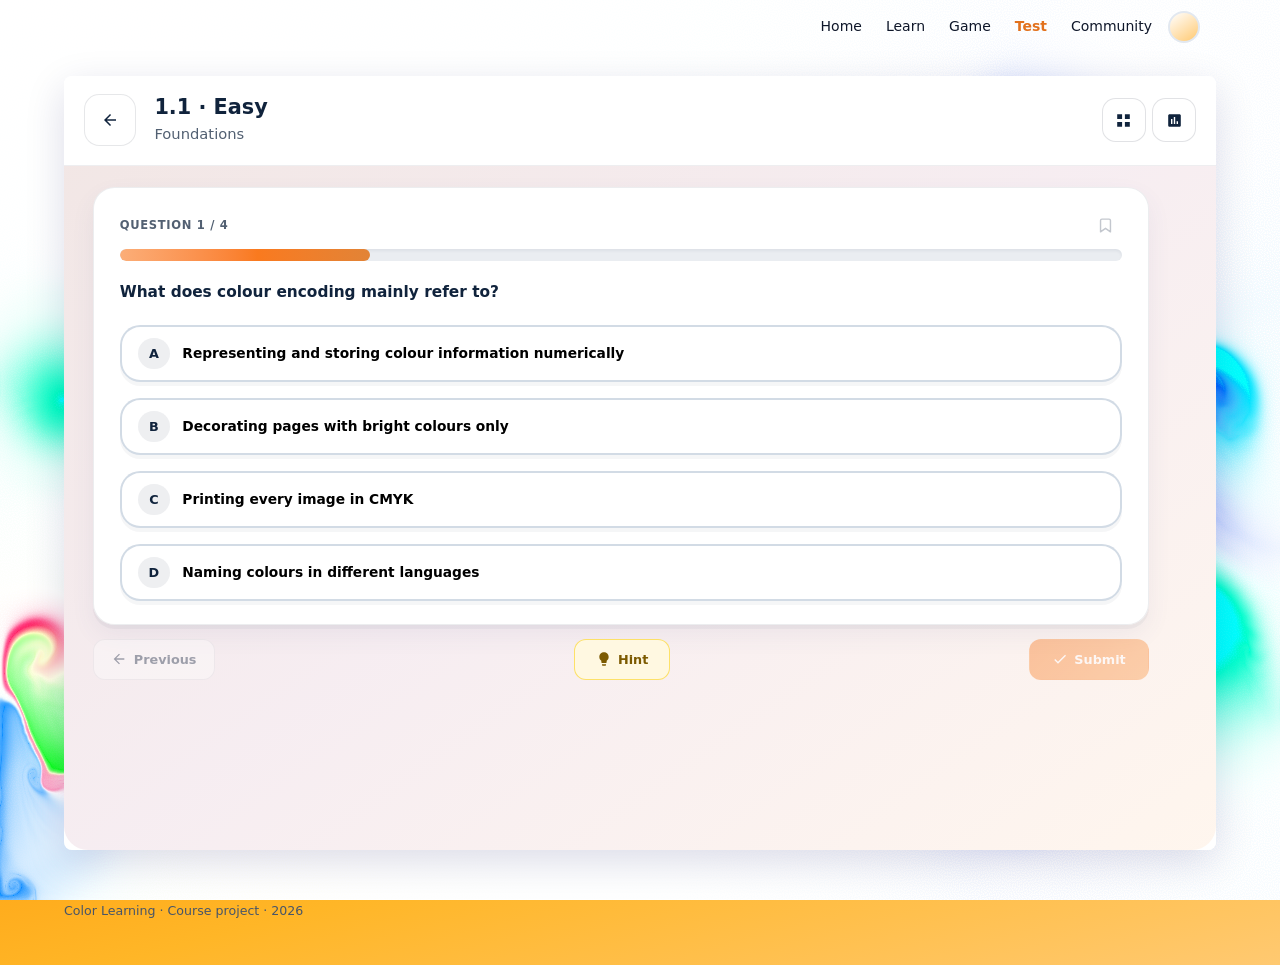
<file: test-quiz.html>
<!DOCTYPE html>
<html lang="en">
  <head>
    <meta charset="UTF-8" />
    <meta name="viewport" content="width=device-width, initial-scale=1.0" />
    <title>Quiz — Color Learning</title>
    <link rel="stylesheet" href="css/variables.css" />
    <link rel="stylesheet" href="css/main.css" />
    <link rel="stylesheet" href="css/layout.css" />
    <link rel="stylesheet" href="css/pages/test.css" />
  </head>
  <body class="test-module">
    <header class="site-header" role="banner">
      <div id="site-navbar" aria-live="polite"></div>
    </header>

    <main id="main-content" class="page-test page-test-quiz" data-test-page="quiz">
      <div class="test-shell" data-test-root></div>
      <noscript>
        <p class="lead">Enable JavaScript to continue the quiz experience.</p>
      </noscript>
    </main>

    <footer class="site-footer" role="contentinfo">
      <div id="site-footer"></div>
    </footer>

    <script src="js/theme.js" defer></script>
    <script src="js/clw-locales.js" defer></script>
    <script src="js/clw-translations-zh.js" defer></script>
    <script src="js/pages/test/translations-zh.js" defer></script>
    <script src="js/main.js" defer></script>
    <script src="js/navbar.js" defer></script>
    <script src="js/auth.js" defer></script>
    <script src="js/clw-sound.js" defer></script>
    <script src="js/profile-settings-panel.js" defer></script>
    <script src="js/pages/test/question-bank.js" defer></script>
    <script src="js/pages/test/test.js" defer></script>
  </body>
</html>
</file>
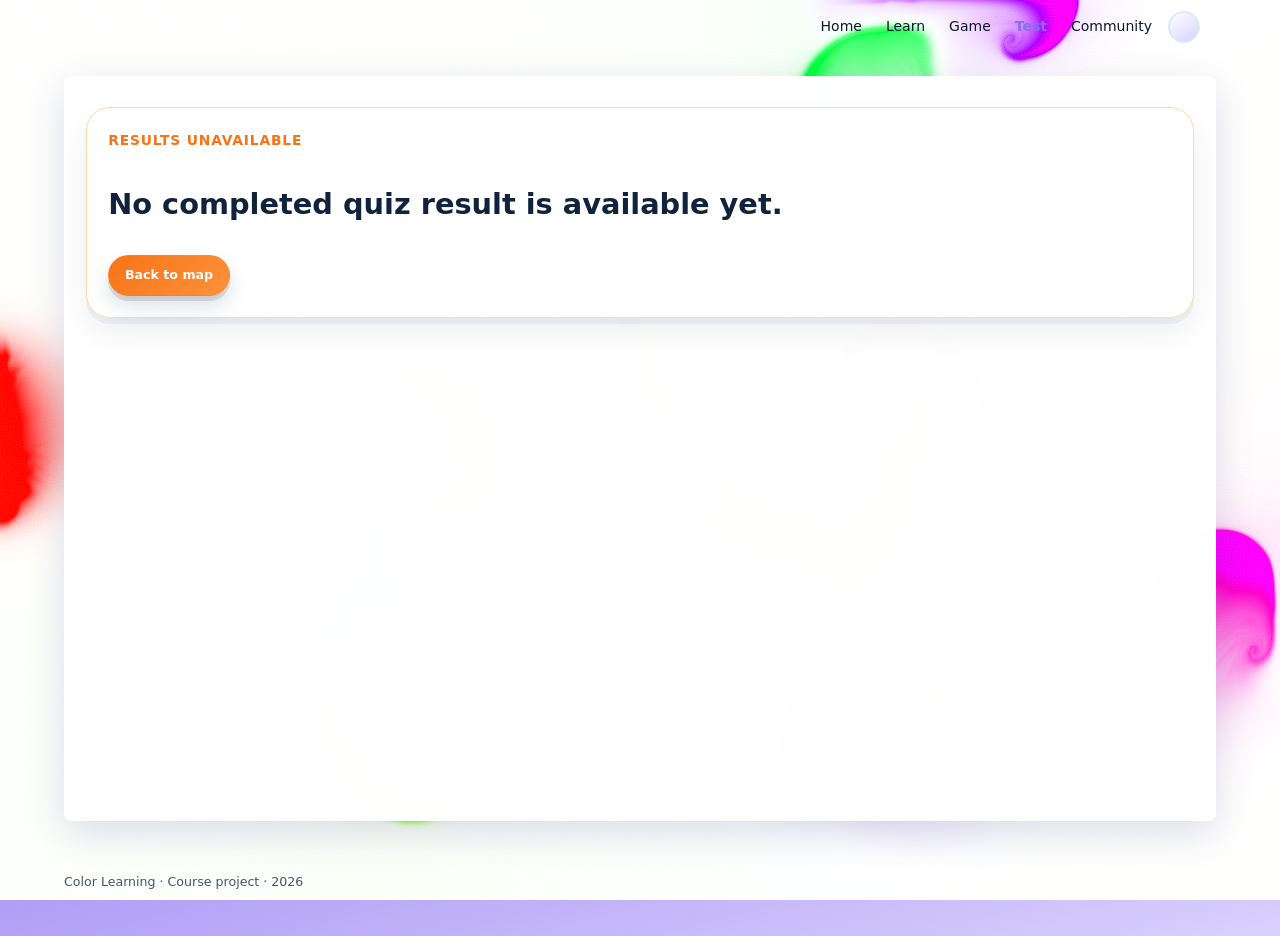
<file: test-results.html>
<!DOCTYPE html>
<html lang="en">
  <head>
    <meta charset="UTF-8" />
    <meta name="viewport" content="width=device-width, initial-scale=1.0" />
    <title>Results — Color Learning</title>
    <link rel="stylesheet" href="css/variables.css" />
    <link rel="stylesheet" href="css/main.css" />
    <link rel="stylesheet" href="css/layout.css" />
    <link rel="stylesheet" href="css/pages/test.css" />
  </head>
  <body class="test-module">
    <header class="site-header" role="banner">
      <div id="site-navbar" aria-live="polite"></div>
    </header>

    <main id="main-content" class="page-test page-test-results" data-test-page="results">
      <div class="test-shell" data-test-root></div>
      <noscript>
        <p class="lead">Enable JavaScript to review your quiz summary and next steps.</p>
      </noscript>
    </main>

    <footer class="site-footer" role="contentinfo">
      <div id="site-footer"></div>
    </footer>

    <script src="js/theme.js" defer></script>
    <script src="js/clw-locales.js" defer></script>
    <script src="js/clw-translations-zh.js" defer></script>
    <script src="js/pages/test/translations-zh.js" defer></script>
    <script src="js/main.js" defer></script>
    <script src="js/navbar.js" defer></script>
    <script src="js/auth.js" defer></script>
    <script src="js/clw-sound.js" defer></script>
    <script src="js/profile-settings-panel.js" defer></script>
    <script src="js/pages/test/question-bank.js" defer></script>
    <script src="js/pages/test/test.js" defer></script>
  </body>
</html>
</file>
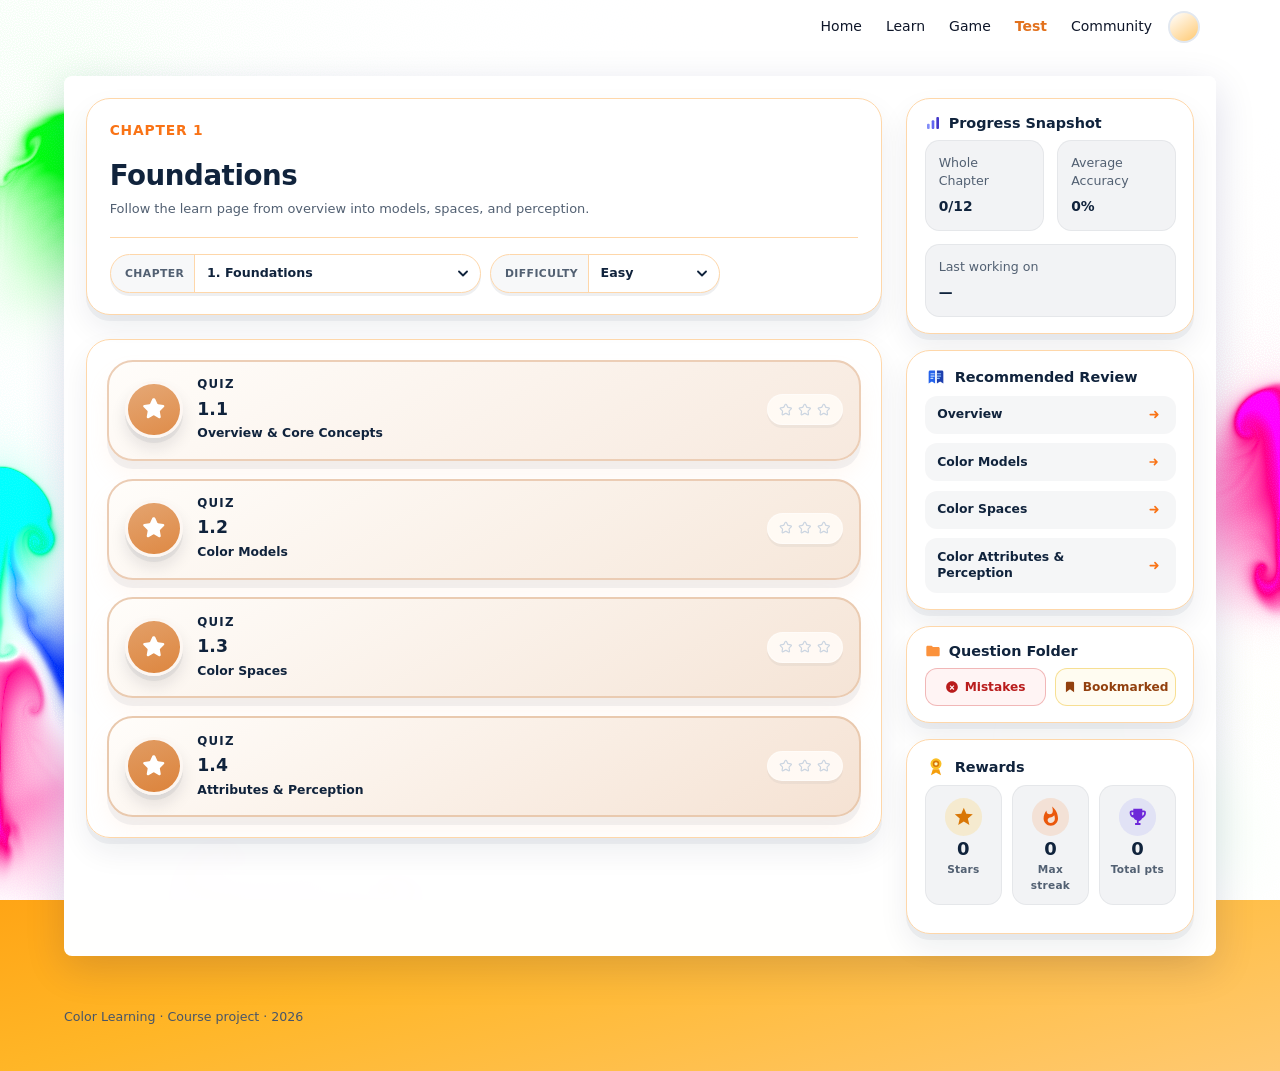
<file: test.html>
<!DOCTYPE html>
<html lang="en">
  <head>
    <meta charset="UTF-8" />
    <meta name="viewport" content="width=device-width, initial-scale=1.0" />
    <title>Test Hub — Color Learning</title>
    <link rel="stylesheet" href="css/variables.css" />
    <link rel="stylesheet" href="css/main.css" />
    <link rel="stylesheet" href="css/layout.css" />
    <link rel="stylesheet" href="css/pages/test.css" />
  </head>
  <body class="test-module">
    <header class="site-header" role="banner">
      <div id="site-navbar" aria-live="polite"></div>
    </header>

    <main id="main-content" class="page-test page-test-map" data-test-page="map">
      <div class="test-shell" data-test-root></div>
      <noscript>
        <p class="lead">Enable JavaScript to use the interactive Color Challenge module.</p>
      </noscript>
    </main>

    <footer class="site-footer" role="contentinfo">
      <div id="site-footer"></div>
    </footer>

    <script src="js/theme.js" defer></script>
    <script src="js/clw-locales.js" defer></script>
    <script src="js/clw-translations-zh.js" defer></script>
    <script src="js/pages/test/translations-zh.js" defer></script>
    <script src="js/main.js" defer></script>
    <script src="js/navbar.js" defer></script>
    <script src="js/auth.js" defer></script>
    <script src="js/clw-sound.js" defer></script>
    <script src="js/profile-settings-panel.js" defer></script>
    <script src="js/pages/test/question-bank.js" defer></script>
    <script src="js/pages/test/test.js" defer></script>
  </body>
</html>
</file>
<file: css/variables.css>
/**
 * Theme variables: colors, typography, spacing (site-wide).
 * Gradient stops (--theme-stop-1 … 5) are overridden by js/theme.js when a theme is chosen.
 */
:root {
  /* Active palette stops (default: ocean blue) */
  --theme-stop-1: #03045e;
  --theme-stop-2: #0077b6;
  --theme-stop-3: #00b4d8;
  --theme-stop-4: #90e0ef;
  --theme-stop-5: #caf0f8;

  --gradient-page: linear-gradient(
    165deg,
    var(--theme-stop-1) 0%,
    var(--theme-stop-2) 28%,
    var(--theme-stop-3) 52%,
    var(--theme-stop-4) 76%,
    var(--theme-stop-5) 100%
  );

  --color-header-bg: #ffffff;
  --color-surface: #ffffff;
  --color-content-panel: rgba(255, 255, 255, 0.98);

  /* Inner pages: large opaque content sheet (gradient visible only as narrow margin) */
  --page-gutter: clamp(0.5rem, 2.5vw, 1.25rem);
  --content-sheet-max: 92rem;
  --main-footer-reserve: clamp(5.25rem, 11vh, 8.75rem);
  --color-content-sheet: rgba(255, 255, 255, 0.996);

  --color-bg: var(--theme-stop-5);
  --color-text: #0f172a;
  --color-text-muted: #475569;
  --color-primary: var(--theme-stop-2);
  --color-primary-hover: #006199;
  --color-accent: var(--theme-stop-3);
  --color-border: #e2e8f0;

  --font-sans: system-ui, -apple-system, "Segoe UI", Roboto, "Helvetica Neue", Arial, sans-serif;
  --font-mono: ui-monospace, "Cascadia Code", "Source Code Pro", Menlo, monospace;

  --text-base: 1rem;
  --text-sm: 0.875rem;
  --text-lg: 1.125rem;
  --text-xl: 1.25rem;
  --text-2xl: 1.5rem;
  --text-3xl: 2rem;
  --text-xs: 0.75rem;

  --line-height-tight: 1.25;
  --line-height-normal: 1.5;

  --space-xs: 0.25rem;
  --space-sm: 0.5rem;
  --space-md: 1rem;
  --space-lg: 1.5rem;
  --space-xl: 2rem;
  --space-2xl: 3rem;

  --radius-sm: 4px;
  --radius-md: 8px;
  --content-max: 72rem;
  --header-height: 3.5rem;

  --avatar-size: 2rem;
}
</file>
<file: css/main.css>
/**
 * Global baseline: reset + typography.
 * Depends on variables.css (link it before this file in HTML).
 */

*,
*::before,
*::after {
  box-sizing: border-box;
}

html {
  -webkit-text-size-adjust: 100%;
  min-height: 100%;
  background: var(--gradient-page);
}

body {
  margin: 0;
  min-height: 100vh;
  font-family: var(--font-sans);
  font-size: var(--text-base);
  line-height: var(--line-height-normal);
  color: var(--color-text);
  background:
    radial-gradient(circle at top, rgba(255, 255, 255, 0.18), transparent 34%),
    var(--gradient-page);
  position: relative;
  overflow-x: hidden;
}

img,
picture,
video,
canvas,
svg {
  display: block;
  max-width: 100%;
  height: auto;
}

button,
input,
select,
textarea {
  font: inherit;
}

a {
  color: var(--color-primary);
  text-decoration-thickness: 1px;
  text-underline-offset: 2px;
}

a:hover {
  color: var(--color-primary-hover);
}

h1,
h2,
h3,
h4 {
  line-height: var(--line-height-tight);
  margin-top: 0;
}

p {
  margin-top: 0;
}

main {
  padding: var(--space-xl) var(--space-md);
  max-width: var(--content-max);
  margin: var(--space-md) auto;
  background: var(--color-content-panel);
  border-radius: var(--radius-md);
  box-shadow: 0 8px 32px rgba(3, 4, 94, 0.12);
}

.fluid-canvas {
  position: fixed;
  top: 0;
  left: 0;
  width: 100vw;
  height: 100vh;
  pointer-events: none;
  z-index: 0;
}

.site-header,
main,
.site-footer {
  position: relative;
}

main,
.site-footer {
  z-index: 1;
}

.site-header {
  z-index: 2;
}

/* Sub-pages: wider, more opaque sheet; fills viewport height so background stays a thin frame */
main:not(.page-home) {
  width: min(var(--content-sheet-max), calc(100% - 2 * var(--page-gutter)));
  max-width: 100%;
  margin: var(--page-gutter) auto;
  padding: clamp(var(--space-lg), 3.5vw, var(--space-2xl)) clamp(var(--space-md), 3vw, var(--space-xl));
  background: var(--color-content-sheet);
  box-shadow: 0 12px 40px rgba(3, 4, 94, 0.14);
  min-height: calc(100vh - var(--header-height) - var(--main-footer-reserve));
  min-height: calc(100dvh - var(--header-height) - var(--main-footer-reserve));
}

.page-title {
  font-size: var(--text-3xl);
  margin-bottom: var(--space-md);
}

.lead {
  font-size: var(--text-lg);
  color: var(--color-text-muted);
  max-width: 42rem;
}
</file>
<file: css/layout.css>
/**
 * Layout: header, footer, grid, breadcrumb.
 */

@import url("profile-settings-panel.css");

/* Injection mount points: children lay out as if directly inside header/footer */
#site-navbar,
#site-footer {
  display: contents;
}

/* Site header shell (solid white bar on top of page gradient) */
.site-header {
  position: sticky;
  top: 0;
  z-index: 100;
  background: transparent;
  border-bottom: none;
  min-height: var(--header-height);
}

.site-header__inner {
  max-width: var(--content-max);
  margin-inline: auto;
  padding: var(--space-sm) var(--space-md);
  display: flex;
  align-items: center;
  justify-content: space-between;
  gap: var(--space-md);
}

/* Nav + user avatar grouped on the right */
.site-header__end {
  display: flex;
  align-items: center;
  gap: var(--space-md);
  margin-left: auto;
}

/* Account: avatar + hover/focus dropdown (log out when signed in) */
.user-menu {
  position: relative;
  flex-shrink: 0;
}

/* User avatar (top-right; Profile & Settings panel) */
.user-menu-trigger {
  flex-shrink: 0;
  display: grid;
  place-items: center;
  padding: 0;
  border: none;
  background: transparent;
  cursor: not-allowed;
  opacity: 0.85;
}

.user-menu-trigger:not(:disabled) {
  cursor: pointer;
  opacity: 1;
}

.user-menu-trigger:disabled {
  pointer-events: none;
}

.user-avatar {
  display: block;
  width: var(--avatar-size);
  height: var(--avatar-size);
  border-radius: 50%;
  box-sizing: border-box;
}

.user-avatar--placeholder {
  border: 2px solid var(--color-border);
  background: linear-gradient(145deg, var(--color-surface) 0%, var(--color-bg) 100%);
}

.user-avatar--active {
  border: 1px solid var(--color-primary);
  background: var(--color-primary);
  color: #ffffff;
  font-size: 0.75rem;
  font-weight: 700;
  line-height: 1;
  display: grid;
  place-items: center;
  text-transform: uppercase;
}

.auth-modal-backdrop {
  position: fixed;
  inset: 0;
  z-index: 1000;
  background:
    radial-gradient(circle at top, rgba(59, 130, 246, 0.22), transparent 35%),
    rgba(15, 23, 42, 0.58);
  display: grid;
  place-items: center;
  padding: var(--space-md);
  backdrop-filter: blur(8px);
}

.auth-modal {
  position: relative;
  width: min(100%, 28rem);
  background:
    linear-gradient(180deg, rgba(239, 246, 255, 0.95) 0%, rgba(255, 255, 255, 0.98) 24%),
    var(--color-surface);
  border: 1px solid rgba(191, 219, 254, 0.9);
  border-radius: 1.3rem;
  box-shadow: 0 24px 70px rgba(15, 23, 42, 0.26);
  padding: 1.25rem;
}

.auth-modal__close {
  position: absolute;
  top: 0.9rem;
  right: 0.9rem;
  width: 2rem;
  height: 2rem;
  border: 0;
  border-radius: 999px;
  background: rgba(255, 255, 255, 0.9);
  color: #334155;
  font-size: 0.9rem;
  cursor: pointer;
  box-shadow: 0 4px 14px rgba(15, 23, 42, 0.12);
}

.auth-modal__hero {
  margin-bottom: var(--space-md);
  padding-right: 2.5rem;
}

.auth-modal__eyebrow {
  margin: 0 0 0.45rem;
  color: #2563eb;
  font-size: 0.72rem;
  font-weight: 700;
  letter-spacing: 0.12em;
  text-transform: uppercase;
}

.auth-modal__title {
  margin: 0 0 0.45rem;
  font-size: 1.65rem;
  line-height: 1.1;
}

.auth-modal__desc {
  margin: 0 0 var(--space-md);
  color: #475569;
  font-size: var(--text-sm);
  line-height: 1.5;
}

.auth-mode-switch {
  display: grid;
  grid-template-columns: repeat(2, minmax(0, 1fr));
  gap: 0.35rem;
  padding: 0.35rem;
  border: 1px solid #dbe7f7;
  border-radius: 999px;
  background: rgba(255, 255, 255, 0.9);
  margin-bottom: var(--space-md);
}

.auth-mode-switch__btn {
  border: 0;
  border-radius: 999px;
  padding: 0.65rem 0.8rem;
  background: transparent;
  color: #475569;
  font-weight: 700;
  cursor: pointer;
  transition:
    background-color 0.15s ease,
    color 0.15s ease,
    transform 0.15s ease;
}

.auth-mode-switch__btn.is-active {
  background: linear-gradient(135deg, #2563eb, #0f766e);
  color: #ffffff;
  box-shadow: 0 8px 20px rgba(37, 99, 235, 0.22);
}

.auth-modal__field {
  display: grid;
  gap: var(--space-xs);
  margin-bottom: var(--space-md);
}

.auth-modal__label {
  font-size: var(--text-sm);
  color: #334155;
  font-weight: 600;
}

.auth-modal__input {
  border: 1px solid #d6e2f2;
  border-radius: 0.85rem;
  padding: 0.82rem 0.95rem;
  background: rgba(255, 255, 255, 0.95);
  color: #0f172a;
  box-shadow: inset 0 1px 2px rgba(15, 23, 42, 0.04);
}

.auth-modal__input:focus {
  outline: 2px solid #93c5fd;
  outline-offset: 1px;
  border-color: var(--color-primary);
}

.auth-help {
  margin: 0 0 var(--space-sm);
  padding: 0.75rem 0.85rem;
  border-radius: 0.9rem;
  background: #eff6ff;
  color: #1e3a8a;
  font-size: 0.82rem;
}

.auth-modal__actions {
  display: flex;
  justify-content: flex-end;
  gap: var(--space-sm);
  margin-top: var(--space-md);
}

.auth-modal__btn {
  min-height: 2.8rem;
  border: 1px solid var(--color-border);
  background: var(--color-surface);
  border-radius: 999px;
  padding: 0.7rem 1.05rem;
  font-weight: 700;
  cursor: pointer;
}

.auth-modal__btn--ghost {
  border-color: #d6e2f2;
  background: #ffffff;
  color: #334155;
}

.auth-modal__btn--primary {
  border-color: #111827;
  background: #111827;
  color: #fff;
}

.auth-modal__btn--primary:hover {
  background: #0f172a;
}

.auth-message {
  min-height: 1.1rem;
  margin: 0 0 var(--space-sm);
  color: #b91c1c;
  font-size: var(--text-sm);
}

/* Primary navigation */
.site-nav__list {
  list-style: none;
  margin: 0;
  padding: 0;
  display: flex;
  flex-wrap: wrap;
  align-items: center;
  gap: var(--space-xs) var(--space-lg);
}

.site-nav__link {
  display: block;
  padding: var(--space-sm) 0;
  color: var(--color-text);
  text-decoration: none;
  font-size: var(--text-sm);
}

.site-nav__link:hover {
  color: var(--color-primary);
}

.site-nav__link.is-active {
  color: var(--color-primary);
  font-weight: 600;
}

.site-nav__toggle {
  display: none;
  padding: var(--space-sm) var(--space-md);
  border: 1px solid var(--color-border);
  border-radius: var(--radius-sm);
  background: var(--color-surface);
  cursor: pointer;
}

@media (max-width: 48rem) {
  .site-nav__toggle {
    display: block;
  }

  .site-header__end {
    gap: var(--space-sm);
  }

  .site-nav {
    position: absolute;
    top: 100%;
    left: 0;
    right: 0;
    background: var(--color-surface);
    border-bottom: 1px solid var(--color-border);
    padding: var(--space-md);
    display: none;
  }

  .site-nav.is-open {
    display: block;
  }

  .site-nav__list {
    flex-direction: column;
    align-items: flex-start;
  }

  .user-avatar {
    width: 1.75rem;
    height: 1.75rem;
  }
}

/* Footer */
.site-footer {
  margin-top: auto;
  padding: var(--space-xl) var(--space-md);
  border-top: none;
  background: transparent;
  color: var(--color-text-muted);
  font-size: var(--text-sm);
}

.site-footer__inner {
  max-width: var(--content-max);
  margin-inline: auto;
}

/* Sticky footer column layout */
body {
  display: flex;
  flex-direction: column;
}

body > main {
  flex: 1;
  min-width: 0;
}

/* Breadcrumb */
.breadcrumb {
  font-size: var(--text-sm);
  color: var(--color-text-muted);
  margin-bottom: var(--space-lg);
}

.breadcrumb__list {
  list-style: none;
  margin: 0;
  padding: 0;
  display: flex;
  flex-wrap: wrap;
  gap: var(--space-xs);
  align-items: center;
}

.breadcrumb__item:not(:last-child)::after {
  content: "/";
  margin-left: var(--space-xs);
  color: var(--color-border);
  pointer-events: none;
}

.breadcrumb__link {
  color: inherit;
  text-decoration: none;
}

.breadcrumb__link:hover {
  color: var(--color-primary);
}

.breadcrumb__current {
  color: var(--color-text);
  font-weight: 500;
}

/* Simple grid utility (extend per page as needed) */
.grid-2 {
  display: grid;
  gap: var(--space-lg);
}

@media (min-width: 40rem) {
  .grid-2 {
    grid-template-columns: repeat(2, 1fr);
  }
}
</file>
<file: css/pages/homepage.css>
/* Homepage layout: hero, row2 (learn + test), row3 (game + community + theme picker). */

main.page-home {
  max-width: var(--content-max);
  margin: var(--space-md) auto;
  padding: var(--space-md);
  background: transparent;
  box-shadow: none;
  border-radius: 0;
  display: flex;
  flex-direction: column;
  gap: var(--space-xl);
  --home-spotlight-title-top-gap: clamp(1rem, 2vw, 1.35rem);
}

/* Row 1 — banner + tagline (wireframe: text toward the right) */
.home-hero {
  position: relative;
  min-height: clamp(7.5rem, 14vw, 10.5rem);
  border-radius: var(--radius-md);
  border: 0;
  background: transparent;
  display: flex;
  align-items: center;
  justify-content: flex-end;
  padding: var(--space-md) var(--space-lg);
  box-shadow: none;
}

.home-hero__tagline {
  margin: 0;
  width: 100%;
  max-width: none;
  font-size: clamp(2.8rem, 8.2vw, 6.8rem);
  font-weight: 700;
  line-height: 1.02;
  color: hsl(0 100% 50%);
  text-align: right;
  word-break: keep-all;
  overflow-wrap: normal;
}

.home-hero__word {
  display: inline-block;
  white-space: nowrap;
}

.home-hero__letter {
  display: inline-block;
  position: relative;
  color: hsl(var(--letter-hue, 0) 95% 58%);
  transform-origin: center 78%;
  transition: transform 180ms ease;
  will-change: transform;
}

.home-hero__letter.is-active {
  transform: scale(1.35) translateY(-0.03em);
}

/* Row 2 (2 cols) & row 3 (3 cols) — grid rows */
.home-row {
  display: grid;
  gap: var(--space-lg);
  align-items: stretch;
}

.home-row--3 {
  grid-template-columns: 1fr;
}

.home-row--2 {
  grid-template-columns: 1fr;
}

@media (min-width: 48rem) {
  .home-row--3 {
    grid-template-columns: repeat(2, 1fr);
  }

  .home-row--2 {
    grid-template-columns: 1fr 1fr;
  }
}

.home-card {
  position: relative;
  isolation: isolate;
  overflow: hidden;
  transform-origin: center center;
  margin: 0;
  padding: var(--space-xl);
  min-height: 7.5rem;
  display: grid;
  place-items: center;
  background: var(--color-content-panel);
  border: 1px solid var(--color-border);
  border-radius: var(--radius-md);
  box-shadow: 0 4px 16px rgba(3, 4, 94, 0.08);
  text-decoration: none;
  color: var(--color-text);
  transition:
    box-shadow 0.2s ease,
    transform 0.2s ease,
    border-color 0.2s ease,
    filter 0.2s ease;
}

.home-card::after {
  content: "";
  position: absolute;
  inset: 0;
  border-radius: inherit;
  padding: 1px;
  background: linear-gradient(
    120deg,
    var(--theme-stop-2),
    var(--theme-stop-3),
    var(--theme-stop-4)
  );
  opacity: 0;
  pointer-events: none;
  transition: opacity 0.2s ease;
  -webkit-mask:
    linear-gradient(#fff 0 0) content-box,
    linear-gradient(#fff 0 0);
  -webkit-mask-composite: xor;
  mask-composite: exclude;
}

.home-row--2 .home-card {
  min-height: clamp(12rem, 22vw, 15rem);
}

@media (max-width: 40rem) {
  .home-hero__tagline {
    font-size: clamp(1.6rem, 7.2vw, 3.1rem);
    line-height: 1.08;
  }
}

.home-card:hover {
  border-color: color-mix(in srgb, var(--color-primary) 60%, #ffffff);
  box-shadow: 0 18px 38px rgba(3, 4, 94, 0.2);
  transform: translateY(-8px) scale(1.048);
  z-index: 2;
}

.home-card:hover::after,
.home-card:focus-visible::after {
  opacity: 1;
}

.home-row:hover .home-card:not(:hover) {
  transform: scale(0.962);
  filter: saturate(0.9) brightness(0.98);
}

.home-card:focus-visible {
  outline: 2px solid var(--color-primary);
  outline-offset: 3px;
}

.home-card__text {
  margin: 0;
  width: 100%;
  text-align: center;
  font-size: clamp(1.1rem, 1.6vw, 1.4rem);
  font-weight: 700;
  line-height: 1.3;
  color: var(--theme-stop-1);
}

.home-card--learn-spotlight {
  display: grid;
  grid-template-rows: auto auto 1fr auto;
  align-content: stretch;
  gap: 0.45rem;
  padding: clamp(1rem, 2vw, 1.35rem);
  justify-items: start;
  text-align: left;
}

.home-card--learn-spotlight,
.home-card--test-spotlight,
.home-card--game-spotlight,
.home-card--community-spotlight {
  padding-top: var(--home-spotlight-title-top-gap);
}

.home-card__text--learn {
  margin: 0;
  text-align: center;
}

.home-learn__topic {
  margin: 0;
  font-size: clamp(0.95rem, 1.15vw, 1.04rem);
  font-weight: 700;
  color: #10233c;
  line-height: 1.35;
}

.home-learn__snippet {
  margin: 0;
  font-size: 0.86rem;
  line-height: 1.5;
  color: #475569;
  display: -webkit-box;
  -webkit-line-clamp: 6;
  -webkit-box-orient: vertical;
  overflow: hidden;
}

.home-learn__meta {
  margin: 0;
  align-self: end;
  font-size: 0.78rem;
  color: #526072;
}

.home-card--game-spotlight {
  grid-template-rows: auto 1fr;
  gap: var(--space-md);
  align-items: start;
}

.home-card__text--game {
  text-align: center;
}

.home-card--test-spotlight {
  display: grid;
  grid-template-rows: auto auto 1fr auto;
  align-content: stretch;
  gap: 0.65rem;
  padding: clamp(1rem, 2vw, 1.35rem);
  border: 1.5px solid rgba(15, 23, 42, 0.1);
  border-radius: 1.25rem;
  background: linear-gradient(145deg, rgba(255, 255, 255, 0.96), rgba(255, 255, 255, 0.86));
  box-shadow: 0 4px 0 rgba(16, 35, 60, 0.05), 0 10px 20px rgba(16, 35, 60, 0.08);
  justify-items: start;
  text-align: left;
  align-items: start;
}

.home-test__head {
  display: grid;
  gap: 0.4rem;
  justify-items: start;
  text-align: left;
  width: 100%;
}

.home-test__kicker {
  margin: 0;
  color: var(--color-primary);
  font-size: 0.74rem;
  font-weight: 700;
  letter-spacing: 0.08em;
  text-transform: uppercase;
}

.home-card__text--test {
  margin: 0;
  text-align: center;
}

.home-test__prompt {
  margin: 0;
  color: #10233c;
  font-size: clamp(0.95rem, 1.15vw, 1.04rem);
  line-height: 1.35;
  font-weight: 600;
}

.home-test__options {
  display: grid;
  gap: 0.5rem;
  width: 100%;
  align-content: start;
  justify-items: center;
}

.home-test__option {
  display: grid;
  grid-template-columns: auto 1fr;
  align-items: center;
  justify-items: start;
  gap: 0.55rem;
  margin: 0;
  padding: 0.48rem 0.62rem;
  border: 1.5px solid color-mix(in srgb, var(--color-primary) 42%, #cbd5e1);
  border-radius: 0.85rem;
  background: color-mix(in srgb, var(--color-primary) 8%, #ffffff);
  color: #10233c;
  font-size: 0.8rem;
  line-height: 1.35;
  text-align: left;
  width: var(--home-test-option-width, 100%);
  max-width: 100%;
}

.home-test__option-key {
  display: inline-flex;
  align-items: center;
  justify-content: center;
  width: 1.4rem;
  height: 1.4rem;
  border-radius: 50%;
  background: var(--color-primary);
  color: #ffffff;
  font-size: 0.7rem;
  font-weight: 700;
}

.home-test__option-text {
  min-width: 0;
}

.home-test__meta {
  margin: 0;
  align-self: end;
  justify-self: start;
  color: #526072;
  font-size: 0.78rem;
  line-height: 1.3;
  max-width: 100%;
  white-space: nowrap;
  overflow: hidden;
  text-overflow: ellipsis;
}

.home-game-preview {
  width: min(100%, 17rem);
  max-height: 12rem;
  justify-self: center;
  align-self: center;
  border-radius: var(--radius-md);
  border: 2px solid rgba(15, 23, 42, 0.14);
  background: #fff;
  display: block;
}

.home-card--community-spotlight {
  display: grid;
  grid-template-rows: auto auto 1fr;
  align-content: stretch;
  gap: 0.14rem;
  padding: clamp(1rem, 2vw, 1.35rem);
  justify-items: stretch;
  transition: gap 260ms ease;
}

.home-card--community-spotlight:hover,
.home-card--community-spotlight:focus-within {
  gap: 0.08rem;
}

.home-card__text--community {
  text-align: center;
}

.home-community__notice {
  margin: 0;
  justify-self: end;
  margin-right: 0.2rem;
  width: fit-content;
  display: inline-flex;
  align-items: center;
  padding: 0.4rem 0.93rem;
  border-radius: 999px;
  border: 1px solid color-mix(in srgb, var(--theme-stop-2) 35%, #cbd5e1);
  background: color-mix(in srgb, var(--theme-stop-3) 14%, #ffffff);
  color: #0f3d67;
  font-size: 0.88rem;
  font-weight: 700;
  line-height: 1;
  text-decoration: none;
  transform-origin: right center;
  transform: translateY(0.28rem) scale(0.72);
  opacity: 0;
  max-height: 0;
  overflow: hidden;
  visibility: hidden;
  pointer-events: none;
  transition:
    max-height 280ms ease,
    opacity 140ms ease,
    transform 280ms ease,
    visibility 0s linear 140ms;
}

.home-card--community-spotlight:hover .home-community__notice,
.home-card--community-spotlight:focus-within .home-community__notice {
  max-height: 2.9rem;
  opacity: 1;
  visibility: visible;
  pointer-events: auto;
  animation: homeCommunityNoticePopIn 720ms cubic-bezier(0.2, 0.8, 0.18, 1) both;
  will-change: transform;
  transition-delay: 0s;
}

@keyframes homeCommunityNoticePopIn {
  0% {
    transform: translateY(0.28rem) scale(0.72);
  }
  55% {
    transform: translateY(-0.02rem) scale(1.13);
  }
  100% {
    transform: translateY(0) scale(1);
  }
}

.home-community__post-link {
  width: 100%;
  display: block;
  justify-self: center;
  align-self: center;
  margin-top: 0;
  text-decoration: none;
  color: inherit;
  transition:
    width 320ms ease,
    margin-top 280ms ease;
}

.home-community__bubble {
  position: relative;
  z-index: 1;
  margin: 0;
  width: min(100%, 24rem);
  margin-inline: auto;
  min-height: 10.65rem;
  padding: 0.7rem 0.78rem 0.78rem;
  border-radius: 0.95rem;
  border: 1px solid rgba(15, 23, 42, 0.12);
  background: #ffffff;
  box-shadow: 0 8px 18px rgba(16, 35, 60, 0.08);
  display: grid;
  gap: 0.45rem;
  overflow: hidden;
  transform: translateY(0) scale(1);
  transform-origin: center top;
  transition:
    transform 360ms cubic-bezier(0.2, 0.8, 0.18, 1),
    min-height 360ms ease,
    box-shadow 260ms ease;
}

.home-community__bubble--slide-out .home-community__head,
.home-community__bubble--slide-out .home-community__tag,
.home-community__bubble--slide-out .home-community__post {
  animation: homeCommunityPostSlideOut 230ms ease both;
}

.home-community__bubble--slide-in .home-community__head,
.home-community__bubble--slide-in .home-community__tag,
.home-community__bubble--slide-in .home-community__post {
  animation: homeCommunityPostSlideIn 320ms cubic-bezier(0.2, 0.8, 0.18, 1) both;
}

@keyframes homeCommunityPostSlideOut {
  0% {
    opacity: 1;
    transform: translateY(0);
  }
  100% {
    opacity: 0;
    transform: translateY(-0.9rem);
  }
}

@keyframes homeCommunityPostSlideIn {
  0% {
    opacity: 0;
    transform: translateY(1rem);
  }
  100% {
    opacity: 1;
    transform: translateY(0);
  }
}

.home-card--community-spotlight:hover .home-community__post-link,
.home-card--community-spotlight:focus-within .home-community__post-link {
  width: 97%;
  margin-top: 0;
}

.home-card--community-spotlight:hover .home-community__bubble,
.home-card--community-spotlight:focus-within .home-community__bubble {
  min-height: 11.2rem;
  transform: translateY(0.2rem) scale(1.02);
  box-shadow: 0 8px 18px rgba(16, 35, 60, 0.08);
}

.home-community__head {
  display: flex;
  align-items: center;
  gap: 0.5rem;
  justify-content: flex-start;
}

.home-community__avatar {
  width: 1.6rem;
  height: 1.6rem;
  border-radius: 50%;
  display: inline-flex;
  align-items: center;
  justify-content: center;
  font-size: 0.7rem;
  font-weight: 700;
  color: #ffffff;
  background: var(--theme-stop-2);
}

.home-community__author {
  font-size: 0.82rem;
  font-weight: 700;
  color: #1e293b;
}

.home-community__tag {
  margin: 0;
  width: fit-content;
  display: inline-flex;
  align-items: center;
  padding: 0.1rem 0.36rem;
  border-radius: 999px;
  border: 1px solid color-mix(in srgb, var(--theme-stop-2) 35%, #cbd5e1);
  background: color-mix(in srgb, var(--theme-stop-3) 12%, #ffffff);
  color: #0f3d67;
  font-size: 0.7rem;
  font-weight: 700;
  justify-self: start;
  line-height: 1.15;
}

.home-community__post {
  margin: 0;
  font-size: 0.86rem;
  line-height: 1.5;
  color: #475569;
  text-align: left;
  display: -webkit-box;
  -webkit-line-clamp: 6;
  -webkit-box-orient: vertical;
  overflow: hidden;
}

.home-col-theme {
  min-width: 0;
  display: flex;
  flex-direction: column;
}

/* Theme module — third column of row 3 */
.theme-picker {
  margin-top: 0;
  flex: 1;
  padding: clamp(1.25rem, 2.2vw, 1.75rem) clamp(1.5rem, 2.8vw, 2.25rem);
  border: 2px solid var(--color-border);
  border-radius: var(--radius-md);
  background: var(--color-surface);
  box-shadow: 0 2px 0 rgba(3, 4, 94, 0.06);
  color: var(--color-primary-hover);
}

.theme-picker__title {
  margin: 0 0 var(--space-xl);
  font-size: clamp(1.3rem, 1.9vw, 1.8rem);
  font-weight: 600;
  color: inherit;
  text-align: center;
}

.theme-picker__row {
  display: flex;
  flex-wrap: wrap;
  align-items: center;
  justify-content: center;
  gap: var(--space-xl) clamp(1.5rem, 2.8vw, 2.4rem);
}

.theme-picker__swatches {
  display: flex;
  flex-wrap: wrap;
  align-items: center;
  justify-content: center;
  gap: var(--space-lg);
}

.theme-picker__swatches[hidden],
.theme-picker__wheel-wrap[hidden] {
  display: none;
}

.theme-picker__theme-option {
  width: 2.75rem;
  height: 2.75rem;
  padding: 0;
  border: 2px solid rgba(15, 23, 42, 0.12);
  border-radius: 50%;
  cursor: pointer;
  flex-shrink: 0;
  box-sizing: border-box;
  transition: transform 0.12s ease, box-shadow 0.12s ease;
}

.theme-picker__theme-option:hover {
  transform: scale(1.06);
}

.theme-picker__theme-option:focus-visible {
  outline: 2px solid var(--color-primary);
  outline-offset: 3px;
}

.theme-picker__theme-option--selected {
  outline: 3px solid var(--color-surface);
  box-shadow: 0 0 0 2px var(--theme-stop-2);
}

.theme-picker__mode-wrap {
  display: flex;
  flex-direction: column;
  gap: var(--space-sm);
  align-items: stretch;
}

.theme-picker__mode-label {
  font-size: clamp(0.9rem, 1.1vw, 1rem);
  color: inherit;
  text-transform: lowercase;
}

.theme-picker__mode {
  padding: 0.65rem 2.3rem 0.65rem 0.95rem;
  border: 2px solid currentColor;
  border-radius: var(--radius-md);
  background: var(--color-surface);
  color: inherit;
  font-size: clamp(0.98rem, 1.2vw, 1.08rem);
  font-weight: 500;
  font-family: inherit;
  cursor: pointer;
  appearance: none;
  background-image: url("data:image/svg+xml,%3Csvg xmlns='http://www.w3.org/2000/svg' width='12' height='8' viewBox='0 0 12 8'%3E%3Cpath fill='%230f172a' d='M1 1l5 5 5-5'/%3E%3C/svg%3E");
  background-repeat: no-repeat;
  background-position: right 0.85rem center;
  min-width: 9.5rem;
}

.theme-picker__mode option:disabled {
  color: #94a3b8;
}

.theme-picker__wheel-wrap {
  display: flex;
  align-items: center;
  justify-content: center;
  width: 100%;
}

.theme-picker__wheel {
  position: absolute;
  width: 1px;
  height: 1px;
  border: 0;
  opacity: 0;
  pointer-events: none;
  clip-path: inset(50%);
}

.theme-picker__wheel-canvas {
  width: min(12.2rem, 70vw);
  height: auto;
  max-width: 100%;
  border-radius: 50%;
  cursor: crosshair;
  touch-action: none;
  filter: drop-shadow(0 2px 6px rgba(15, 23, 42, 0.15));
}

.theme-picker--wheel .theme-picker__title {
  font-size: clamp(1.05rem, 1.5vw, 1.35rem);
  margin-bottom: var(--space-md);
}

.theme-picker--wheel .theme-picker__row {
  gap: var(--space-md);
}

.theme-picker--wheel .theme-picker__mode-label {
  font-size: clamp(0.78rem, 0.95vw, 0.88rem);
}

.theme-picker--wheel .theme-picker__mode {
  min-width: 7.5rem;
  font-size: clamp(0.9rem, 1.05vw, 0.98rem);
  padding: 0.5rem 2rem 0.5rem 0.8rem;
}

@media (max-width: 40rem) {
  .theme-picker--wheel .theme-picker__wheel-canvas {
    width: min(10rem, 62vw);
  }
}
</file>
<file: css/pages/game.css>
.page-game {
  display: flex;
  flex-direction: column;
  gap: 1.2rem;
}

.game-intro .lead {
  margin-bottom: 0;
}

.mode-picker {
  display: inline-flex;
  align-items: center;
  gap: 0.6rem;
  margin-top: 0.8rem;
  font-weight: 700;
}

.mode-picker select {
  border: 1px solid #a8b5d9;
  border-radius: 8px;
  padding: 0.3rem 0.5rem;
  background: #fff;
}

.drawing-grid {
  display: grid;
  grid-template-columns: repeat(auto-fit, minmax(260px, 1fr));
  gap: 1rem;
}

.drawing-card {
  background: #ffffff;
  border: 2px solid #d7e2ff;
  border-radius: 14px;
  padding: 0.8rem;
  box-shadow: 0 6px 16px rgba(3, 4, 94, 0.08);
  display: flex;
  flex-direction: column;
  gap: 0.65rem;
  align-items: center;
}

.drawing-card__title {
  margin: 0;
  font-size: 1.1rem;
}

.drawing-card canvas {
  width: 100%;
  height: auto;
  border: 2px solid #222;
  background: #fff;
  border-radius: 10px;
}

.enter-btn,
.back-btn,
.tool-btn {
  border: 1px solid var(--color-primary);
  border-radius: 999px;
  background: var(--color-primary);
  color: #fff;
  font-weight: 600;
  cursor: pointer;
  padding: 0.5rem 1.2rem;
  transition:
    transform 0.12s ease,
    background-color 0.12s ease,
    border-color 0.12s ease;
}

.btn-with-icon {
  display: inline-flex;
  align-items: center;
  justify-content: center;
  gap: 0.45rem;
}

.enter-btn .btn-icon,
.back-btn .btn-icon,
.tool-btn .btn-icon {
  display: inline-flex;
  align-items: center;
  justify-content: center;
  line-height: 0;
}

.enter-btn:hover,
.back-btn:hover,
.tool-btn:hover {
  background: var(--color-primary-hover);
  border-color: var(--color-primary-hover);
  color: #ffffff;
  transform: translateY(-1px);
}

.enter-btn:focus-visible,
.back-btn:focus-visible,
.tool-btn:focus-visible {
  outline: 2px solid #93c5fd;
  outline-offset: 2px;
}

.editor-view {
  display: flex;
  flex-direction: column;
  gap: 0.9rem;
}

.editor-topbar {
  display: flex;
  align-items: center;
  justify-content: space-between;
  gap: 0.8rem;
}

.editor-topbar h2 {
  margin: 0;
}

.editor-layout {
  display: grid;
  grid-template-columns: minmax(0, 1fr) 340px;
  gap: 1rem;
  align-items: start;
}

.canvas-pane {
  display: flex;
  flex-direction: column;
  gap: 0.6rem;
}

.right-pane {
  display: flex;
  flex-direction: column;
  gap: 0.8rem;
}

.controls {
  display: flex;
  flex-direction: column;
  gap: 0.7rem;
  padding: 0.8rem;
  border: 2px solid #d7e2ff;
  border-radius: 12px;
  background: #fbfdff;
}

.model-picker {
  display: flex;
  align-items: center;
  gap: 0.7rem;
  font-weight: 700;
}

.model-picker select {
  border: 1px solid #a8b5d9;
  border-radius: 8px;
  padding: 0.3rem 0.4rem;
  min-width: 130px;
}

.model-group {
  display: grid;
  grid-template-columns: 1fr;
  gap: 0.7rem;
}

.model-group[hidden] {
  display: none !important;
}

.value-control {
  display: flex;
  flex-direction: column;
  gap: 0.35rem;
}

.value-control span {
  font-weight: 700;
}

.value-row {
  display: grid;
  grid-template-columns: 1fr 82px;
  gap: 0.5rem;
  align-items: center;
}

.value-row input[type='range'] {
  width: 100%;
}

.value-row input[type='number'] {
  width: 100%;
  border: 1px solid #a8b5d9;
  border-radius: 8px;
  padding: 0.34rem 0.5rem;
}

.color-panel {
  display: grid;
  grid-template-columns: auto 1fr;
  gap: 0.8rem;
  align-items: center;
  border-top: 1px solid #dde6fb;
  padding-top: 0.55rem;
}

.current-color-block,
.palette-block {
  display: flex;
  flex-direction: column;
  gap: 0.35rem;
}

.current-color-block span,
.palette-block span {
  font-weight: 700;
}

.color-preview-circle {
  width: 58px;
  height: 58px;
  border-radius: 50%;
  border: 2px solid #111;
  background: rgb(255, 80, 80);
}

.recent-palette {
  display: flex;
  gap: 0.45rem;
  align-items: center;
  min-height: 34px;
}

.palette-swatch {
  width: 30px;
  height: 30px;
  border-radius: 50%;
  border: 2px solid #111;
  background: #fff;
}

.tool-row {
  display: grid;
  grid-template-columns: 1fr 1fr;
  gap: 0.5rem;
}

.tool-btn.is-active {
  background: var(--color-primary-hover);
  border-color: var(--color-primary-hover);
}

.challenge-panel {
  border: 2px solid #c8d8f5;
  border-radius: 12px;
  background: #f8faff;
  padding: 0.8rem;
  display: flex;
  flex-direction: column;
  gap: 0.55rem;
}

.challenge-panel[hidden] {
  display: none !important;
}

.challenge-panel h3,
.challenge-panel p {
  margin: 0;
}

#challenge-sample-canvas {
  border: 2px solid #111;
  border-radius: 10px;
  background: #fff;
  width: min(100%, 300px);
  height: auto;
}

.challenge-score {
  font-weight: 700;
  color: #1f5eff;
}

.hint {
  margin: 0;
  color: #465271;
}

.editor-stats {
  display: flex;
  flex-direction: column;
  gap: 0.75rem;
  padding: 0.75rem 0.85rem;
  border: 2px solid #c8d8f5;
  border-radius: 12px;
  background: #f4f7ff;
}

.fill-progress-block {
  display: flex;
  flex-direction: column;
  gap: 0.45rem;
}

.fill-progress-header {
  display: flex;
  flex-wrap: wrap;
  align-items: baseline;
  justify-content: space-between;
  gap: 0.5rem;
}

.fill-progress-title {
  font-weight: 800;
  color: #1a2744;
}

.fill-progress-numbers {
  font-variant-numeric: tabular-nums;
  color: #3559b8;
  font-weight: 700;
}

.fill-progress-track {
  height: 14px;
  border-radius: 999px;
  background: #dfe6f7;
  border: 1px solid #a8b5d9;
  overflow: hidden;
}

.fill-progress-fill {
  height: 100%;
  width: 0%;
  border-radius: inherit;
  background: linear-gradient(90deg, #3d9e6b, #1f5eff);
  transition: width 0.25s ease;
}

.session-stats {
  display: flex;
  flex-wrap: wrap;
  gap: 0.65rem 1.25rem;
  font-size: 0.95rem;
  font-variant-numeric: tabular-nums;
  color: #2f3d5c;
}

.session-stats span {
  font-weight: 600;
}

.completion-time {
  color: #0d6b47;
}

#editor-canvas {
  display: block;
  width: 100%;
  height: auto;
  border: 2px solid #111;
  border-radius: 12px;
  background: #fff;
  touch-action: manipulation;
}

.tool-btn {
  background: #ffffff;
  border-color: #ef5da8;
  color: #ef5da8;
}

.tool-btn:hover {
  background: #fff0f7;
  border-color: #ef5da8;
  color: #ef5da8;
}

.tool-btn.is-active {
  background: #ffe6f3;
  border-color: #ef5da8;
  color: #d94893;
}

.tool-btn--community {
  border-color: #2563eb;
  color: #1d4ed8;
}

.tool-btn--community:hover {
  background: #eff6ff;
  border-color: #1d4ed8;
  color: #1e40af;
}

.tool-row .tool-btn .btn-icon svg {
  width: 35px;
  height: 35px;
}

@media (max-width: 980px) {
  .editor-layout {
    grid-template-columns: 1fr;
  }

  .tool-row {
    grid-template-columns: repeat(2, minmax(0, 1fr));
  }
}

@media (max-width: 720px) {
  .model-picker {
    flex-direction: column;
    align-items: flex-start;
  }

  .value-row {
    grid-template-columns: 1fr;
  }

  .tool-row {
    grid-template-columns: 1fr;
  }

  .color-panel {
    grid-template-columns: 1fr;
  }
}
</file>
<file: css/pages/learning.css>
/* Learning page styles */

.page-learning {
  max-width: var(--content-max);
  margin: var(--space-md) auto;
  padding: var(--space-md);
  background: transparent;
}

.learning-layout {
  display: grid;
  grid-template-columns: 1fr;
  gap: var(--space-lg);
  min-height: calc(100vh - var(--header-height) - 8rem);
}

@media (min-width: 64rem) {
  .learning-layout {
    grid-template-columns: 18rem 1fr;
  }
}

/* Sidebar */
.learning-sidebar {
  position: relative;
  background: var(--color-content-panel);
  border-radius: var(--radius-md);
  border: 1px solid var(--color-border);
  box-shadow: 0 4px 16px rgba(3, 4, 94, 0.08);
  overflow: hidden;
}

.learning-sidebar__toggle {
  display: none;
  width: 100%;
  padding: var(--space-md);
  border: none;
  background: var(--color-surface);
  cursor: pointer;
  border-bottom: 1px solid var(--color-border);
}

.learning-sidebar__toggle-icon {
  display: block;
  width: 1.5rem;
  height: 2px;
  background: var(--color-text);
  position: relative;
  transition: background 0.2s ease;
}

.learning-sidebar__toggle-icon::before,
.learning-sidebar__toggle-icon::after {
  content: '';
  position: absolute;
  width: 1.5rem;
  height: 2px;
  background: var(--color-text);
  left: 0;
  transition: transform 0.2s ease;
}

.learning-sidebar__toggle-icon::before {
  top: -0.4rem;
}

.learning-sidebar__toggle-icon::after {
  top: 0.4rem;
}

.learning-sidebar__toggle[aria-expanded="true"] .learning-sidebar__toggle-icon {
  background: transparent;
}

.learning-sidebar__toggle[aria-expanded="true"] .learning-sidebar__toggle-icon::before {
  transform: rotate(45deg);
  top: 0;
}

.learning-sidebar__toggle[aria-expanded="true"] .learning-sidebar__toggle-icon::after {
  transform: rotate(-45deg);
  top: 0;
}

.learning-sidebar__nav {
  padding: var(--space-md) 0;
  max-height: none;
  overflow-y: auto;
  transition: max-height 0.3s ease, opacity 0.3s ease;
}

@media (max-width: 63.9375rem) {
  .learning-sidebar__toggle {
    display: block;
  }

  .learning-sidebar__nav {
    max-height: 0;
    opacity: 0;
    overflow: hidden;
  }

  .learning-sidebar.is-open .learning-sidebar__nav {
    max-height: 80vh;
    opacity: 1;
    overflow-y: auto;
  }
}

/* Menu */
.learning-menu {
  list-style: none;
  margin: 0;
  padding: 0;
}

.learning-menu__item {
  margin: 0;
}

.learning-menu__link,
.learning-menu__toggle {
  display: flex;
  align-items: center;
  justify-content: space-between;
  width: 100%;
  padding: var(--space-sm) var(--space-lg);
  border: none;
  background: transparent;
  color: var(--color-text);
  font-size: var(--text-sm);
  text-align: left;
  cursor: pointer;
  text-decoration: none;
  transition: background 0.15s ease, color 0.15s ease;
}

.learning-menu__link:hover,
.learning-menu__toggle:hover {
  background: var(--color-bg);
  color: var(--color-primary);
}

.learning-menu__link.is-active {
  background: linear-gradient(90deg, var(--theme-stop-5) 0%, transparent 100%);
  color: var(--color-primary);
  font-weight: 600;
  border-left: 3px solid var(--color-primary);
}

.learning-menu__arrow {
  font-size: 0.75rem;
  transition: transform 0.2s ease;
  color: var(--color-text-muted);
}

.learning-menu__toggle[aria-expanded="true"] .learning-menu__arrow {
  transform: rotate(180deg);
}

/* Submenu */
.learning-menu__sub {
  list-style: none;
  margin: 0;
  padding: 0;
  max-height: 0;
  overflow: hidden;
  transition: max-height 0.3s ease;
  background: rgba(255, 255, 255, 0.5);
}

.learning-menu__sub.is-open {
  max-height: 500px;
}

.learning-menu__sub .learning-menu__link,
.learning-menu__sub .learning-menu__toggle {
  padding-left: var(--space-2xl);
  font-size: var(--text-sm);
}

.learning-menu__sub .learning-menu__sub .learning-menu__link {
  padding-left: calc(var(--space-2xl) + var(--space-lg));
  font-size: var(--text-sm);
}

/* Content area */
.learning-content {
  background: var(--color-content-panel);
  border-radius: var(--radius-md);
  border: 1px solid var(--color-border);
  box-shadow: 0 4px 16px rgba(3, 4, 94, 0.08);
  padding: var(--space-xl);
  min-height: 20rem;
  max-height: calc(100vh - var(--header-height) - 10rem);
  overflow-y: auto;
}

.learning-content__inner {
  max-width: 100%;
}

.learning-share-card {
  margin-top: var(--space-xl);
  padding: var(--space-lg);
  border: 1px solid var(--color-border);
  border-radius: var(--radius-md);
  background: var(--color-surface);
}

.learning-share-card__title {
  margin: 0 0 var(--space-xs);
  font-size: var(--text-lg);
}

.learning-share-card__desc {
  margin: 0 0 var(--space-sm);
  color: var(--color-text-muted);
  font-size: var(--text-sm);
}

.learning-share-card__textarea {
  width: 100%;
  min-height: 6.5rem;
  border: 1px solid var(--color-border);
  border-radius: var(--radius-sm);
  padding: 0.65rem 0.75rem;
  resize: vertical;
  background: #ffffff;
}

.learning-share-card__textarea:focus {
  outline: 2px solid #93c5fd;
  outline-offset: 1px;
  border-color: var(--color-primary);
}

.learning-share-card__actions {
  margin-top: var(--space-sm);
  display: flex;
  flex-wrap: wrap;
  gap: var(--space-sm);
  align-items: center;
}

.learning-share-card__btn {
  border: 1px solid var(--color-primary);
  border-radius: 999px;
  background: var(--color-primary);
  color: #ffffff;
  font-weight: 600;
  padding: 0.46rem 1rem;
  cursor: pointer;
}

.learning-share-card__status {
  margin: 0;
  color: var(--color-text-muted);
  font-size: var(--text-sm);
}

.sr-only {
  position: absolute;
  width: 1px;
  height: 1px;
  padding: 0;
  margin: -1px;
  overflow: hidden;
  clip: rect(0, 0, 0, 0);
  white-space: nowrap;
  border: 0;
}

.learning-content__title {
  margin: 0 0 var(--space-sm);
  font-size: clamp(var(--text-2xl), 4vw, var(--text-3xl));
  color: var(--color-text);
  line-height: var(--line-height-tight);
}

.content-subtitle {
  margin: 0 0 var(--space-md);
  font-size: var(--text-base);
  color: var(--color-text-muted);
  line-height: var(--line-height-normal);
}

/* Meta information */
.content-meta {
  display: flex;
  gap: var(--space-lg);
  margin-bottom: var(--space-lg);
  padding-bottom: var(--space-md);
  border-bottom: 1px solid var(--color-border);
  flex-wrap: wrap;
}

.meta-item {
  display: flex;
  align-items: center;
  gap: var(--space-xs);
  font-size: var(--text-sm);
  color: var(--color-text-muted);
}

.meta-item svg {
  flex-shrink: 0;
}

/* Content sections */
.content-section {
  margin-bottom: var(--space-2xl);
}

.section-heading {
  margin: 0 0 var(--space-md);
  font-size: var(--text-xl);
  color: var(--color-text);
  font-weight: 600;
}

.section-content {
  color: var(--color-text);
  line-height: var(--line-height-normal);
}

.section-content h3 {
  margin: var(--space-lg) 0 var(--space-sm);
  font-size: var(--text-lg);
  color: var(--color-text);
  font-weight: 600;
}

.section-content h4 {
  margin: var(--space-md) 0 var(--space-sm);
  font-size: var(--text-base);
  color: var(--color-text);
  font-weight: 600;
}

.section-content p {
  margin: 0 0 var(--space-md);
  color: var(--color-text-muted);
}

.section-content ul,
.section-content ol {
  margin: 0 0 var(--space-md);
  padding-left: var(--space-xl);
}

.section-content li {
  margin-bottom: var(--space-sm);
  color: var(--color-text-muted);
}

.section-content strong {
  color: var(--color-text);
  font-weight: 600;
}

/* Info boxes */
.info-box {
  padding: var(--space-lg);
  margin: var(--space-md) 0;
  border-radius: var(--radius-md);
  border-left: 4px solid var(--color-primary);
  background: var(--color-surface);
}

.info-box h4 {
  margin: 0 0 var(--space-sm);
  font-size: var(--text-base);
  color: var(--color-text);
}

.info-box ul {
  margin: 0;
  padding-left: var(--space-lg);
}

.info-box li {
  margin-bottom: var(--space-xs);
}

.info-box--additive {
  border-left-color: #00b4d8;
  background: linear-gradient(135deg, rgba(0, 180, 216, 0.05) 0%, transparent 100%);
}

.info-box--subtractive {
  border-left-color: #ff6b6b;
  background: linear-gradient(135deg, rgba(255, 107, 107, 0.05) 0%, transparent 100%);
}

.info-box--highlight {
  border-left-color: var(--color-accent);
  background: linear-gradient(135deg, var(--theme-stop-5) 0%, transparent 100%);
}

/* Code blocks */
.code-block {
  padding: var(--space-lg);
  margin: var(--space-md) 0;
  background: var(--color-surface);
  border: 1px solid var(--color-border);
  border-radius: var(--radius-md);
  font-family: var(--font-mono);
  font-size: var(--text-sm);
  line-height: 1.6;
  overflow-x: auto;
}

/* Pros and cons */
.pros-cons {
  display: grid;
  grid-template-columns: 1fr;
  gap: var(--space-md);
  margin: var(--space-lg) 0;
}

@media (min-width: 48rem) {
  .pros-cons {
    grid-template-columns: repeat(2, 1fr);
  }
}

.pros-cons__item {
  padding: var(--space-lg);
  border-radius: var(--radius-md);
  border: 1px solid var(--color-border);
}

.pros-cons__item h4 {
  margin: 0 0 var(--space-md);
  font-size: var(--text-base);
}

.pros-cons__item ul {
  margin: 0;
  padding-left: var(--space-lg);
}

.pros-cons__item li {
  margin-bottom: var(--space-xs);
}

.pros-cons__item--pros {
  background: linear-gradient(135deg, rgba(76, 175, 80, 0.05) 0%, transparent 100%);
  border-color: #4caf50;
}

.pros-cons__item--pros h4 {
  color: #4caf50;
}

.pros-cons__item--cons {
  background: linear-gradient(135deg, rgba(244, 67, 54, 0.05) 0%, transparent 100%);
  border-color: #f44336;
}

.pros-cons__item--cons h4 {
  color: #f44336;
}

/* Usage guide */
.usage-guide {
  display: grid;
  grid-template-columns: 1fr;
  gap: var(--space-md);
  margin: var(--space-lg) 0;
}

@media (min-width: 48rem) {
  .usage-guide {
    grid-template-columns: repeat(2, 1fr);
  }
}

.usage-item {
  padding: var(--space-lg);
  background: var(--color-surface);
  border: 1px solid var(--color-border);
  border-radius: var(--radius-md);
}

.usage-item--full {
  grid-column: 1 / -1;
}

.usage-item h4 {
  margin: 0 0 var(--space-md);
  font-size: var(--text-base);
  color: var(--color-primary);
}

.usage-list {
  list-style: none;
  margin: 0;
  padding: 0;
}

.usage-list li {
  padding: var(--space-xs) 0;
  padding-left: var(--space-xl);
  position: relative;
  margin-bottom: var(--space-xs);
}

.usage-list__yes::before {
  content: '✓';
  position: absolute;
  left: 0;
  color: #4caf50;
  font-weight: bold;
}

.usage-list__no::before {
  content: '✗';
  position: absolute;
  left: 0;
  color: #f44336;
  font-weight: bold;
}

/* Gamut comparison */
.gamut-comparison {
  display: flex;
  align-items: center;
  gap: var(--space-sm);
  flex-wrap: wrap;
  padding: var(--space-md);
  background: var(--color-surface);
  border-radius: var(--radius-md);
  margin: var(--space-md) 0;
}

.gamut-item {
  padding: var(--space-xs) var(--space-sm);
  background: var(--theme-stop-5);
  border: 1px solid var(--color-border);
  border-radius: var(--radius-sm);
  font-size: var(--text-sm);
  font-weight: 600;
}

.gamut-arrow {
  color: var(--color-text-muted);
  font-weight: bold;
}

/* Info cards */
.info-cards {
  display: grid;
  grid-template-columns: 1fr;
  gap: var(--space-md);
  margin: var(--space-lg) 0;
}

@media (min-width: 48rem) {
  .info-cards {
    grid-template-columns: repeat(3, 1fr);
  }
}

.info-card {
  padding: var(--space-lg);
  background: var(--color-surface);
  border: 1px solid var(--color-border);
  border-radius: var(--radius-md);
  transition: box-shadow 0.2s ease, transform 0.2s ease;
}

.info-card:hover {
  box-shadow: 0 4px 12px rgba(3, 4, 94, 0.1);
  transform: translateY(-2px);
}

.info-card h4 {
  margin: 0 0 var(--space-md);
  font-size: var(--text-base);
  color: var(--color-primary);
}

.info-card ul {
  margin: 0;
  padding-left: var(--space-lg);
}

.info-card li {
  margin-bottom: var(--space-xs);
  font-size: var(--text-sm);
}

/* Tech specs */
.tech-specs {
  margin: var(--space-md) 0;
  padding: var(--space-lg);
  background: var(--color-surface);
  border: 1px solid var(--color-border);
  border-radius: var(--radius-md);
}

.spec-row {
  display: flex;
  justify-content: space-between;
  padding: var(--space-sm) 0;
  border-bottom: 1px solid var(--color-border);
}

.spec-row:last-child {
  border-bottom: none;
}

.spec-label {
  font-weight: 600;
  color: var(--color-text);
}

.spec-value {
  color: var(--color-text-muted);
  text-align: right;
}

/* Gamut visualization */
.gamut-visualization {
  display: flex;
  justify-content: center;
  align-items: center;
  padding: var(--space-xl);
  margin: var(--space-lg) 0;
  background: var(--color-surface);
  border: 1px solid var(--color-border);
  border-radius: var(--radius-md);
  min-height: 16rem;
}

.gamut-layer {
  display: flex;
  justify-content: center;
  align-items: center;
  border: 2px solid;
  border-radius: var(--radius-md);
  padding: var(--space-lg);
  position: relative;
  transition: all 0.3s ease;
}

.gamut-layer--largest {
  width: 100%;
  max-width: 24rem;
  height: 14rem;
  border-color: #9c27b0;
  background: rgba(156, 39, 176, 0.05);
}

.gamut-layer--large {
  width: 85%;
  height: 85%;
  border-color: #2196f3;
  background: rgba(33, 150, 243, 0.05);
}

.gamut-layer--medium {
  width: 70%;
  height: 70%;
  border-color: #4caf50;
  background: rgba(76, 175, 80, 0.05);
}

.gamut-layer--small {
  width: 55%;
  height: 55%;
  border-color: #ff9800;
  background: rgba(255, 152, 0, 0.05);
}

.gamut-label {
  position: absolute;
  top: -0.75rem;
  left: var(--space-md);
  padding: 0 var(--space-sm);
  background: var(--color-surface);
  font-size: var(--text-xs, 0.75rem);
  font-weight: 600;
  color: var(--color-text);
}

/* Gamut percentages */
.gamut-percentages {
  margin: var(--space-lg) 0;
}

.percentage-bar {
  margin-bottom: var(--space-md);
}

.percentage-label {
  display: block;
  margin-bottom: var(--space-xs);
  font-size: var(--text-sm);
  font-weight: 600;
  color: var(--color-text);
}

.percentage-track {
  width: 100%;
  height: 2rem;
  background: var(--color-bg);
  border-radius: var(--radius-md);
  overflow: hidden;
  border: 1px solid var(--color-border);
}

.percentage-fill {
  height: 100%;
  background: linear-gradient(90deg, var(--color-primary) 0%, var(--color-accent) 100%);
  display: flex;
  align-items: center;
  justify-content: flex-end;
  padding-right: var(--space-sm);
  font-size: var(--text-sm);
  font-weight: 600;
  color: #ffffff;
  transition: width 0.5s ease;
}

/* Decision framework */
.decision-framework {
  display: grid;
  gap: var(--space-lg);
  margin: var(--space-lg) 0;
}

.framework-step {
  padding: var(--space-lg);
  background: linear-gradient(135deg, var(--theme-stop-5) 0%, var(--color-surface) 100%);
  border: 1px solid var(--color-border);
  border-radius: var(--radius-md);
}

.framework-step h4 {
  margin: 0 0 var(--space-md);
  font-size: var(--text-base);
  color: var(--color-text);
}

.framework-step ul {
  margin: 0;
  padding-left: var(--space-lg);
}

.framework-step li {
  margin-bottom: var(--space-xs);
}

/* Workflow scenarios */
.workflow-scenarios {
  display: grid;
  grid-template-columns: 1fr;
  gap: var(--space-lg);
  margin: var(--space-lg) 0;
}

@media (min-width: 48rem) {
  .workflow-scenarios {
    grid-template-columns: repeat(2, 1fr);
  }
}

.scenario-card {
  padding: var(--space-lg);
  background: var(--color-surface);
  border: 1px solid var(--color-border);
  border-radius: var(--radius-md);
  transition: box-shadow 0.2s ease;
}

.scenario-card:hover {
  box-shadow: 0 4px 16px rgba(3, 4, 94, 0.1);
}

.scenario-card h4 {
  margin: 0 0 var(--space-md);
  font-size: var(--text-base);
  color: var(--color-primary);
}

.workflow-steps {
  display: flex;
  flex-wrap: wrap;
  align-items: center;
  gap: var(--space-xs);
  font-size: var(--text-sm);
}

.workflow-step {
  padding: var(--space-xs) var(--space-sm);
  background: var(--color-bg);
  border: 1px solid var(--color-border);
  border-radius: var(--radius-sm);
  color: var(--color-text);
}

.workflow-arrow {
  color: var(--color-text-muted);
  font-weight: bold;
}

/* Rendering intents */
.rendering-intents {
  display: grid;
  grid-template-columns: 1fr;
  gap: var(--space-md);
  margin: var(--space-lg) 0;
}

@media (min-width: 48rem) {
  .rendering-intents {
    grid-template-columns: repeat(2, 1fr);
  }
}

.intent-card {
  padding: var(--space-lg);
  background: var(--color-surface);
  border: 1px solid var(--color-border);
  border-radius: var(--radius-md);
}

.intent-card h4 {
  margin: 0 0 var(--space-md);
  font-size: var(--text-base);
  color: var(--color-primary);
}

.intent-card ul {
  margin: 0;
  padding-left: var(--space-lg);
}

.intent-card li {
  margin-bottom: var(--space-xs);
  font-size: var(--text-sm);
}

/* Best practices */
.best-practices {
  display: grid;
  gap: var(--space-md);
  margin: var(--space-lg) 0;
}

.practice-item {
  padding: var(--space-lg);
  background: linear-gradient(135deg, var(--color-surface) 0%, var(--color-bg) 100%);
  border: 1px solid var(--color-border);
  border-radius: var(--radius-md);
  border-left: 4px solid var(--color-accent);
}

.practice-item h4 {
  margin: 0 0 var(--space-sm);
  font-size: var(--text-base);
  color: var(--color-text);
}

.practice-item p {
  margin: 0;
  font-size: var(--text-sm);
  color: var(--color-text-muted);
}

/* Comparison table */
.comparison-table-wrapper {
  overflow-x: auto;
  margin: var(--space-lg) 0;
  border: 1px solid var(--color-border);
  border-radius: var(--radius-md);
}

.comparison-table {
  width: 100%;
  border-collapse: collapse;
  font-size: var(--text-sm);
}

.comparison-table thead {
  background: var(--color-bg);
}

.comparison-table th {
  padding: var(--space-md);
  text-align: left;
  font-weight: 600;
  color: var(--color-text);
  border-bottom: 2px solid var(--color-border);
}

.comparison-table td {
  padding: var(--space-md);
  border-bottom: 1px solid var(--color-border);
  color: var(--color-text-muted);
}

.comparison-table tbody tr:hover {
  background: var(--color-bg);
}

.comparison-table tbody tr:last-child td {
  border-bottom: none;
}

/* Action buttons */
.next-steps {
  margin-top: var(--space-xl);
  padding: var(--space-lg);
  background: var(--color-surface);
  border: 1px solid var(--color-border);
  border-radius: var(--radius-md);
}

.next-steps h3 {
  margin: 0 0 var(--space-md);
  font-size: var(--text-lg);
  color: var(--color-text);
}

.action-buttons {
  display: flex;
  flex-wrap: wrap;
  gap: var(--space-md);
}

.btn {
  display: inline-block;
  padding: var(--space-sm) var(--space-lg);
  border-radius: var(--radius-md);
  font-size: var(--text-sm);
  font-weight: 600;
  text-decoration: none;
  text-align: center;
  cursor: pointer;
  transition: all 0.2s ease;
  border: 2px solid transparent;
}

.btn-primary {
  background: var(--color-primary);
  color: #ffffff;
  border-color: var(--color-primary);
}

.btn-primary:hover {
  background: var(--color-primary-hover);
  border-color: var(--color-primary-hover);
  transform: translateY(-2px);
  box-shadow: 0 4px 12px rgba(0, 119, 182, 0.3);
}

.btn-secondary {
  background: var(--color-accent);
  color: var(--color-text);
  border-color: var(--color-accent);
}

.btn-secondary:hover {
  filter: brightness(0.95);
  transform: translateY(-2px);
  box-shadow: 0 4px 12px rgba(0, 180, 216, 0.3);
}

.btn-outline {
  background: transparent;
  color: var(--color-primary);
  border-color: var(--color-primary);
}

.btn-outline:hover {
  background: var(--color-primary);
  color: #ffffff;
  transform: translateY(-2px);
}

/* Smooth transitions for content changes */
.learning-content__title,
.content-subtitle,
.content-meta,
.content-section {
  animation: fadeIn 0.3s ease;
}

@keyframes fadeIn {
  from {
    opacity: 0;
    transform: translateY(10px);
  }
  to {
    opacity: 1;
    transform: translateY(0);
  }
}

/* Scrollbar styling for sidebar and content */
.learning-sidebar__nav::-webkit-scrollbar,
.learning-content::-webkit-scrollbar {
  width: 6px;
}

.learning-sidebar__nav::-webkit-scrollbar-track,
.learning-content::-webkit-scrollbar-track {
  background: transparent;
}

.learning-sidebar__nav::-webkit-scrollbar-thumb,
.learning-content::-webkit-scrollbar-thumb {
  background: var(--color-border);
  border-radius: 3px;
}

.learning-sidebar__nav::-webkit-scrollbar-thumb:hover,
.learning-content::-webkit-scrollbar-thumb:hover {
  background: var(--color-text-muted);
}

/* ============================================
   Color Picker Styles
   ============================================ */

.color-picker-wrapper {
  display: grid;
  grid-template-columns: 1fr;
  gap: var(--space-xl);
  margin: var(--space-lg) 0;
}

@media (min-width: 64rem) {
  .color-picker-wrapper {
    grid-template-columns: 1fr 1fr;
  }
}

.color-picker-main {
  background: var(--color-surface);
  border: 1px solid var(--color-border);
  border-radius: var(--radius-md);
  padding: var(--space-lg);
}

.color-preview-section {
  display: flex;
  align-items: center;
  gap: var(--space-md);
  margin-bottom: var(--space-lg);
  padding: var(--space-md);
  background: var(--color-bg);
  border-radius: var(--radius-sm);
}

.color-preview-swatch {
  width: 80px;
  height: 80px;
  border-radius: var(--radius-sm);
  border: 2px solid var(--color-border);
  cursor: pointer;
  transition: transform 0.2s ease, box-shadow 0.2s ease;
  flex-shrink: 0;
  position: relative;
}

.color-preview-swatch:hover {
  transform: scale(1.05);
  box-shadow: 0 4px 12px rgba(0, 0, 0, 0.15);
}

.color-preview-swatch::after {
  content: 'Click to Save';
  position: absolute;
  bottom: -25px;
  left: 50%;
  transform: translateX(-50%);
  font-size: 11px;
  color: var(--color-text-muted);
  white-space: nowrap;
  opacity: 0;
  transition: opacity 0.2s ease;
  pointer-events: none;
}

.color-preview-swatch:hover::after {
  opacity: 1;
}

@keyframes fadeInOut {
  0% {
    opacity: 0;
    transform: translateX(-50%) translateY(5px);
  }
  20% {
    opacity: 1;
    transform: translateX(-50%) translateY(0);
  }
  80% {
    opacity: 1;
    transform: translateX(-50%) translateY(0);
  }
  100% {
    opacity: 0;
    transform: translateX(-50%) translateY(-5px);
  }
}

.color-wheel-container {
  position: relative;
  width: 100%;
  max-width: 300px;
  margin: 0 auto var(--space-lg);
  aspect-ratio: 1;
}

#color-wheel {
  width: 100%;
  height: 100%;
  border-radius: 50%;
  cursor: crosshair;
  border: 2px solid var(--color-border);
  display: block;
}

.color-wheel-container::before {
  content: '🎨 Click or drag to select color';
  position: absolute;
  top: -30px;
  left: 50%;
  transform: translateX(-50%);
  font-size: 12px;
  color: var(--color-text-muted);
  white-space: nowrap;
  pointer-events: none;
}

.color-info-display {
  flex: 1;
}

.color-hex-display {
  display: flex;
  align-items: center;
  gap: var(--space-sm);
  margin-bottom: var(--space-xs);
}

.color-hex-display label {
  font-weight: 600;
  color: var(--color-text);
  font-size: var(--text-sm);
}

.color-hex-display input {
  flex: 1;
  padding: 0.4rem 0.6rem;
  border: 1px solid var(--color-border);
  border-radius: var(--radius-sm);
  font-family: var(--font-mono);
  font-size: var(--text-sm);
  background: #ffffff;
}

.btn-copy {
  padding: 0.4rem 0.6rem;
  border: 1px solid var(--color-border);
  border-radius: var(--radius-sm);
  background: var(--color-bg);
  cursor: pointer;
  font-size: var(--text-sm);
  transition: all 0.2s ease;
}

.btn-copy:hover {
  background: var(--color-primary);
  color: white;
  border-color: var(--color-primary);
}

.color-rgb-display {
  font-family: var(--font-mono);
  font-size: var(--text-sm);
  color: var(--color-text-muted);
}

.color-sliders {
  display: grid;
  grid-template-columns: repeat(auto-fit, minmax(200px, 1fr));
  gap: var(--space-md);
  margin-bottom: var(--space-lg);
}

.slider-group {
  background: var(--color-bg);
  padding: var(--space-md);
  border-radius: var(--radius-sm);
  border: 1px solid var(--color-border);
}

.slider-group h4 {
  margin: 0 0 var(--space-sm);
  font-size: var(--text-sm);
  color: var(--color-primary);
  font-weight: 600;
}

.slider-item {
  margin-bottom: var(--space-sm);
}

.slider-item:last-child {
  margin-bottom: 0;
}

.slider-item label {
  display: flex;
  justify-content: space-between;
  font-size: var(--text-xs);
  color: var(--color-text-muted);
  margin-bottom: 0.25rem;
}

.slider-item input[type="range"] {
  width: 100%;
  height: 6px;
  border-radius: 3px;
  background: var(--color-border);
  outline: none;
  -webkit-appearance: none;
}

.slider-item input[type="range"]::-webkit-slider-thumb {
  -webkit-appearance: none;
  appearance: none;
  width: 16px;
  height: 16px;
  border-radius: 50%;
  background: var(--color-primary);
  cursor: pointer;
  border: 2px solid white;
  box-shadow: 0 2px 4px rgba(0, 0, 0, 0.2);
}

.slider-item input[type="range"]::-moz-range-thumb {
  width: 16px;
  height: 16px;
  border-radius: 50%;
  background: var(--color-primary);
  cursor: pointer;
  border: 2px solid white;
  box-shadow: 0 2px 4px rgba(0, 0, 0, 0.2);
}

.color-actions {
  display: flex;
  gap: var(--space-sm);
  flex-wrap: wrap;
}

.btn-action {
  flex: 1;
  min-width: 100px;
  padding: 0.6rem 1rem;
  border: 1px solid var(--color-border);
  border-radius: var(--radius-sm);
  background: var(--color-bg);
  color: var(--color-text);
  font-size: var(--text-sm);
  cursor: pointer;
  transition: all 0.2s ease;
}

.btn-action:hover {
  background: var(--color-primary);
  color: white;
  border-color: var(--color-primary);
  transform: translateY(-2px);
}

/* Gamut Visualization Section */
.gamut-visualization-section {
  background: var(--color-surface);
  border: 1px solid var(--color-border);
  border-radius: var(--radius-md);
  padding: var(--space-lg);
}

.gamut-visualization-section h3 {
  margin: 0 0 var(--space-md);
  font-size: var(--text-lg);
  color: var(--color-text);
}

.gamut-controls {
  display: flex;
  flex-direction: column;
  gap: var(--space-sm);
  margin-bottom: var(--space-md);
}

.gamut-controls select {
  padding: 0.5rem;
  border: 1px solid var(--color-border);
  border-radius: var(--radius-sm);
  background: white;
  font-size: var(--text-sm);
  cursor: pointer;
}

.toggle-switch {
  display: flex;
  align-items: center;
  gap: var(--space-xs);
  font-size: var(--text-sm);
  color: var(--color-text);
  cursor: pointer;
}

.toggle-switch input[type="checkbox"] {
  width: 18px;
  height: 18px;
  cursor: pointer;
}

.cie-diagram-container {
  position: relative;
  width: 100%;
  max-width: 400px;
  margin: 0 auto var(--space-md);
  aspect-ratio: 1;
  background: white;
  border: 1px solid var(--color-border);
  border-radius: var(--radius-sm);
  overflow: hidden;
}

#cie-diagram {
  width: 100%;
  height: 100%;
}

.gamut-status {
  display: flex;
  flex-direction: column;
  gap: var(--space-sm);
  padding: var(--space-md);
  background: var(--color-bg);
  border-radius: var(--radius-sm);
  border: 1px solid var(--color-border);
}

.status-indicator {
  display: flex;
  align-items: center;
  gap: var(--space-sm);
  font-size: var(--text-sm);
  font-weight: 600;
}

.status-dot {
  width: 12px;
  height: 12px;
  border-radius: 50%;
  background: #4caf50;
}

.in-gamut .status-dot {
  background: #4caf50;
}

.out-of-gamut .status-dot {
  background: #f44336;
}

.distance-info {
  font-size: var(--text-xs);
  color: var(--color-text-muted);
}

/* Color History Section */
.color-history-section {
  margin-top: var(--space-xl);
  padding: var(--space-lg);
  background: var(--color-surface);
  border: 1px solid var(--color-border);
  border-radius: var(--radius-md);
}

.color-history-section h3 {
  margin: 0 0 var(--space-xs);
  font-size: var(--text-lg);
  color: var(--color-text);
}

.color-history-section .section-desc {
  margin: 0 0 var(--space-md);
  font-size: var(--text-sm);
  color: var(--color-text-muted);
}

.color-history-grid {
  display: grid;
  grid-template-columns: repeat(auto-fill, minmax(60px, 1fr));
  gap: var(--space-sm);
  margin-bottom: var(--space-md);
  min-height: 80px;
}

.history-placeholder {
  grid-column: 1 / -1;
  text-align: center;
  color: var(--color-text-muted);
  font-size: var(--text-sm);
  padding: var(--space-lg);
}

.color-history-item {
  aspect-ratio: 1;
  border-radius: var(--radius-sm);
  border: 2px solid var(--color-border);
  cursor: pointer;
  position: relative;
  transition: transform 0.2s ease, box-shadow 0.2s ease;
}

.color-history-item:hover {
  transform: scale(1.1);
  box-shadow: 0 4px 12px rgba(0, 0, 0, 0.2);
  z-index: 10;
}

.color-history-tooltip {
  position: absolute;
  bottom: 100%;
  left: 50%;
  transform: translateX(-50%);
  background: rgba(0, 0, 0, 0.9);
  color: white;
  padding: 0.5rem;
  border-radius: var(--radius-sm);
  font-size: var(--text-xs);
  white-space: nowrap;
  opacity: 0;
  pointer-events: none;
  transition: opacity 0.2s ease;
  margin-bottom: 0.5rem;
  z-index: 100;
}

.color-history-item:hover .color-history-tooltip {
  opacity: 1;
}

.history-actions {
  display: flex;
  gap: var(--space-sm);
  flex-wrap: wrap;
}

.btn-secondary {
  padding: 0.5rem 1rem;
  border: 1px solid var(--color-border);
  border-radius: var(--radius-sm);
  background: var(--color-bg);
  color: var(--color-text);
  font-size: var(--text-sm);
  cursor: pointer;
  transition: all 0.2s ease;
}

.btn-secondary:hover {
  background: var(--color-primary);
  color: white;
  border-color: var(--color-primary);
}

/* ============================================
   Interactive Tools Styles
   ============================================ */

.tool-container {
  background: var(--color-surface);
  border: 1px solid var(--color-border);
  border-radius: var(--radius-md);
  padding: var(--space-lg);
  margin: var(--space-lg) 0;
}

.tool-container h3 {
  margin: 0 0 var(--space-md);
  font-size: var(--text-xl);
  color: var(--color-text);
}

/* Color Converter */
.converter-input-section {
  display: flex;
  gap: var(--space-md);
  align-items: flex-end;
  margin-bottom: var(--space-lg);
  flex-wrap: wrap;
}

.input-group {
  display: flex;
  flex-direction: column;
  gap: 0.25rem;
}

.input-group label {
  font-size: var(--text-sm);
  font-weight: 600;
  color: var(--color-text);
}

.input-group select {
  padding: 0.5rem;
  border: 1px solid var(--color-border);
  border-radius: var(--radius-sm);
  background: white;
  min-width: 120px;
}

.value-inputs {
  display: flex;
  gap: var(--space-xs);
}

.value-inputs input {
  width: 70px;
  padding: 0.5rem;
  border: 1px solid var(--color-border);
  border-radius: var(--radius-sm);
  text-align: center;
}

.btn-convert {
  padding: 0.6rem 1.5rem;
  background: var(--color-primary);
  color: white;
  border: none;
  border-radius: var(--radius-sm);
  font-weight: 600;
  cursor: pointer;
  transition: all 0.2s ease;
}

.btn-convert:hover {
  background: var(--color-primary-hover);
  transform: translateY(-2px);
}

.converter-results {
  background: var(--color-bg);
  padding: var(--space-md);
  border-radius: var(--radius-sm);
  margin-bottom: var(--space-md);
}

.results-grid {
  display: grid;
  grid-template-columns: repeat(auto-fit, minmax(200px, 1fr));
  gap: var(--space-sm);
  margin-bottom: var(--space-md);
}

.result-item {
  display: flex;
  justify-content: space-between;
  padding: 0.5rem;
  background: white;
  border-radius: var(--radius-xs);
  border: 1px solid var(--color-border);
}

.result-label {
  font-weight: 600;
  color: var(--color-text);
  font-size: var(--text-sm);
}

.result-value {
  font-family: var(--font-mono);
  color: var(--color-text-muted);
  font-size: var(--text-sm);
}

.result-actions {
  display: flex;
  gap: var(--space-sm);
}

.btn-action-small {
  padding: 0.4rem 0.8rem;
  border: 1px solid var(--color-border);
  border-radius: var(--radius-sm);
  background: white;
  cursor: pointer;
  font-size: var(--text-xs);
  transition: all 0.2s ease;
}

.btn-action-small:hover {
  background: var(--color-primary);
  color: white;
  border-color: var(--color-primary);
}

.batch-section {
  margin-top: var(--space-md);
  padding-top: var(--space-md);
  border-top: 1px solid var(--color-border);
}

.batch-list {
  max-height: 200px;
  overflow-y: auto;
  margin-bottom: var(--space-sm);
}

.batch-item {
  display: flex;
  justify-content: space-between;
  padding: 0.4rem;
  background: white;
  border-radius: var(--radius-xs);
  margin-bottom: 0.25rem;
  font-size: var(--text-sm);
  font-family: var(--font-mono);
}

.batch-actions {
  display: flex;
  gap: var(--space-sm);
}

.btn-export {
  padding: 0.5rem 1rem;
  border: 1px solid var(--color-border);
  border-radius: var(--radius-sm);
  background: var(--color-accent);
  cursor: pointer;
  font-size: var(--text-sm);
  transition: all 0.2s ease;
}

.btn-export:hover {
  filter: brightness(0.95);
  transform: translateY(-2px);
}

/* Gamut Simulator */
.simulator-controls {
  display: grid;
  grid-template-columns: repeat(auto-fit, minmax(200px, 1fr));
  gap: var(--space-md);
  margin-bottom: var(--space-lg);
}

.control-group {
  display: flex;
  flex-direction: column;
  gap: 0.25rem;
}

.control-group label {
  font-size: var(--text-sm);
  font-weight: 600;
  color: var(--color-text);
}

.control-group select {
  padding: 0.5rem;
  border: 1px solid var(--color-border);
  border-radius: var(--radius-sm);
  background: white;
}

.simulator-preview {
  margin-bottom: var(--space-lg);
}

.preview-images {
  display: grid;
  grid-template-columns: repeat(auto-fit, minmax(250px, 1fr));
  gap: var(--space-md);
  margin-bottom: var(--space-md);
}

.preview-source, .preview-destination {
  text-align: center;
}

.preview-source h5, .preview-destination h5 {
  margin: 0 0 var(--space-sm);
  font-size: var(--text-sm);
  color: var(--color-text);
}

.preview-source canvas, .preview-destination canvas {
  width: 100%;
  max-width: 300px;
  border: 1px solid var(--color-border);
  border-radius: var(--radius-sm);
}

.view-options {
  display: flex;
  align-items: center;
  gap: var(--space-sm);
}

.view-options select {
  padding: 0.4rem;
  border: 1px solid var(--color-border);
  border-radius: var(--radius-sm);
}

.simulator-analysis {
  background: var(--color-bg);
  padding: var(--space-md);
  border-radius: var(--radius-sm);
  margin-bottom: var(--space-md);
}

.analysis-metrics {
  display: grid;
  grid-template-columns: repeat(auto-fit, minmax(120px, 1fr));
  gap: var(--space-md);
}

.metric-card {
  text-align: center;
  padding: var(--space-md);
  background: white;
  border-radius: var(--radius-sm);
  border: 1px solid var(--color-border);
}

.metric-title {
  display: block;
  font-size: var(--text-xs);
  color: var(--color-text-muted);
  margin-bottom: 0.5rem;
}

.metric-number {
  display: block;
  font-size: var(--text-xl);
  font-weight: 700;
  color: var(--color-primary);
}

.btn-run-simulation {
  width: 100%;
  padding: 0.8rem;
  background: var(--color-primary);
  color: white;
  border: none;
  border-radius: var(--radius-sm);
  font-weight: 600;
  font-size: var(--text-base);
  cursor: pointer;
  transition: all 0.2s ease;
}

.btn-run-simulation:hover {
  background: var(--color-primary-hover);
  transform: translateY(-2px);
}

/* Delta-E Calculator */
.delta-e-inputs {
  margin-bottom: var(--space-lg);
}

.color-input-pair {
  display: grid;
  grid-template-columns: repeat(auto-fit, minmax(250px, 1fr));
  gap: var(--space-lg);
}

.color-input h4 {
  margin: 0 0 var(--space-sm);
  font-size: var(--text-base);
  color: var(--color-text);
}

.color-input input[type="color"] {
  width: 100%;
  height: 60px;
  border: 1px solid var(--color-border);
  border-radius: var(--radius-sm);
  cursor: pointer;
  margin-bottom: var(--space-sm);
}

.color-values {
  display: flex;
  gap: var(--space-xs);
}

.color-values input {
  flex: 1;
  padding: 0.4rem;
  border: 1px solid var(--color-border);
  border-radius: var(--radius-sm);
  text-align: center;
}

.delta-e-settings {
  display: flex;
  gap: var(--space-md);
  margin-bottom: var(--space-lg);
  flex-wrap: wrap;
}

.setting-group {
  display: flex;
  flex-direction: column;
  gap: 0.25rem;
}

.setting-group label {
  font-size: var(--text-sm);
  font-weight: 600;
  color: var(--color-text);
}

.setting-group select,
.setting-group input[type="number"] {
  padding: 0.5rem;
  border: 1px solid var(--color-border);
  border-radius: var(--radius-sm);
}

.tolerance-note {
  font-size: var(--text-xs);
  color: var(--color-text-muted);
}

.btn-calculate {
  width: 100%;
  padding: 0.8rem;
  background: var(--color-accent);
  color: var(--color-text);
  border: none;
  border-radius: var(--radius-sm);
  font-weight: 600;
  cursor: pointer;
  margin-bottom: var(--space-lg);
  transition: all 0.2s ease;
}

.btn-calculate:hover {
  filter: brightness(0.95);
  transform: translateY(-2px);
}

.delta-e-results {
  background: var(--color-bg);
  padding: var(--space-lg);
  border-radius: var(--radius-sm);
}

.result-display {
  display: flex;
  align-items: center;
  gap: var(--space-md);
  margin-bottom: var(--space-md);
}

.result-label {
  font-size: var(--text-base);
  font-weight: 600;
  color: var(--color-text);
}

.result-value-large {
  font-size: var(--text-3xl);
  font-weight: 700;
  color: var(--color-primary);
}

.pass-fail-indicator {
  display: flex;
  align-items: center;
  gap: var(--space-sm);
  padding: var(--space-md);
  border-radius: var(--radius-sm);
  margin-bottom: var(--space-md);
  font-weight: 600;
}

.pass-fail-indicator.pass {
  background: rgba(76, 175, 80, 0.1);
  border: 2px solid #4caf50;
  color: #4caf50;
}

.pass-fail-indicator.fail {
  background: rgba(244, 67, 54, 0.1);
  border: 2px solid #f44336;
  color: #f44336;
}

.status-icon {
  font-size: var(--text-xl);
}

.interpretation {
  margin-bottom: var(--space-md);
}

.interpretation h4 {
  margin: 0 0 var(--space-sm);
  font-size: var(--text-base);
  color: var(--color-text);
}

.interpretation p {
  margin: 0;
  color: var(--color-text-muted);
  line-height: 1.6;
}

.visualization canvas {
  width: 100%;
  max-width: 400px;
  border: 1px solid var(--color-border);
  border-radius: var(--radius-sm);
  background: white;
}

/* Accessibility Checker */
.accessibility-inputs {
  margin-bottom: var(--space-lg);
}

.color-pair-input {
  display: grid;
  grid-template-columns: repeat(auto-fit, minmax(250px, 1fr));
  gap: var(--space-lg);
}

.color-input-with-preview {
  display: flex;
  flex-direction: column;
  gap: 0.5rem;
}

.color-input-with-preview label {
  font-size: var(--text-sm);
  font-weight: 600;
  color: var(--color-text);
}

.color-input-with-preview input[type="color"] {
  width: 100%;
  height: 50px;
  border: 1px solid var(--color-border);
  border-radius: var(--radius-sm);
  cursor: pointer;
}

.color-input-with-preview input[type="text"] {
  padding: 0.5rem;
  border: 1px solid var(--color-border);
  border-radius: var(--radius-sm);
  font-family: var(--font-mono);
}

.color-preview-box {
  width: 100%;
  height: 40px;
  border: 1px solid var(--color-border);
  border-radius: var(--radius-sm);
}

.sample-text-preview {
  margin-bottom: var(--space-lg);
}

.sample-text-preview h4 {
  margin: 0 0 var(--space-sm);
  font-size: var(--text-base);
  color: var(--color-text);
}

.preview-box {
  padding: var(--space-lg);
  border: 1px solid var(--color-border);
  border-radius: var(--radius-sm);
  transition: all 0.3s ease;
}

.sample-large {
  font-size: 18pt;
  margin: 0 0 var(--space-sm);
}

.sample-normal {
  font-size: 14pt;
  margin: 0 0 var(--space-sm);
}

.sample-small {
  font-size: 12pt;
  margin: 0;
}

.btn-check-accessibility {
  width: 100%;
  padding: 0.8rem;
  background: var(--color-primary);
  color: white;
  border: none;
  border-radius: var(--radius-sm);
  font-weight: 600;
  cursor: pointer;
  margin-bottom: var(--space-lg);
  transition: all 0.2s ease;
}

.btn-check-accessibility:hover {
  background: var(--color-primary-hover);
  transform: translateY(-2px);
}

.accessibility-results h4 {
  margin: 0 0 var(--space-md);
  font-size: var(--text-lg);
  color: var(--color-text);
}

.compliance-grid {
  display: grid;
  grid-template-columns: repeat(auto-fit, minmax(200px, 1fr));
  gap: var(--space-sm);
  margin-bottom: var(--space-lg);
}

.compliance-item {
  display: flex;
  justify-content: space-between;
  align-items: center;
  padding: var(--space-sm);
  background: white;
  border: 1px solid var(--color-border);
  border-radius: var(--radius-sm);
}

.compliance-level {
  font-size: var(--text-sm);
  color: var(--color-text);
}

.compliance-status {
  font-weight: 600;
  font-size: var(--text-sm);
}

.compliance-status.pass {
  color: #4caf50;
}

.compliance-status.fail {
  color: #f44336;
}

.compliance-ratio {
  font-family: var(--font-mono);
  font-size: var(--text-sm);
  color: var(--color-text-muted);
}

.color-blindness-simulation {
  margin-bottom: var(--space-lg);
}

.simulation-tabs {
  display: flex;
  gap: var(--space-xs);
  margin-bottom: var(--space-sm);
  flex-wrap: wrap;
}

.sim-tab {
  padding: 0.5rem 1rem;
  border: 1px solid var(--color-border);
  border-radius: var(--radius-sm);
  background: white;
  cursor: pointer;
  font-size: var(--text-sm);
  transition: all 0.2s ease;
}

.sim-tab.active {
  background: var(--color-primary);
  color: white;
  border-color: var(--color-primary);
}

.simulation-preview {
  padding: var(--space-lg);
  border: 1px solid var(--color-border);
  border-radius: var(--radius-sm);
  min-height: 80px;
}

.suggestions-panel h4 {
  margin: 0 0 var(--space-sm);
  font-size: var(--text-base);
  color: var(--color-text);
}

.suggestions-panel ul {
  margin: 0;
  padding-left: var(--space-lg);
}

.suggestions-panel li {
  margin-bottom: var(--space-xs);
  color: var(--color-text-muted);
}
</file>
<file: css/pages/test.css>
/* Test module: chapter map, quiz flow, results, and mistakes review. */

body.test-module {
  /* Slightly smaller type + UI scale for test flows only */
  --test-font-adjust: 0rem;
  font-size: calc(0.9rem + var(--test-font-adjust));
  --text-base: calc(0.9rem + var(--test-font-adjust));
  --text-xs: calc(0.675rem + var(--test-font-adjust));
  --text-sm: calc(0.7875rem + var(--test-font-adjust));
  --text-lg: calc(1.0125rem + var(--test-font-adjust));
  --text-xl: calc(1.125rem + var(--test-font-adjust));
  --text-2xl: calc(1.35rem + var(--test-font-adjust));
  --text-3xl: calc(1.8rem + var(--test-font-adjust));
  --test-surface: #ffffff;
  --test-surface-soft: rgba(255, 255, 255, 0.82);
  --test-border: rgba(15, 23, 42, 0.10);
  --test-shadow: 0 6px 0 rgba(16, 35, 60, 0.05), 0 14px 30px rgba(16, 35, 60, 0.07);
  --test-shadow-sm: 0 4px 0 rgba(16, 35, 60, 0.05), 0 8px 18px rgba(16, 35, 60, 0.06);
  --test-muted: #526072;
  --test-success: #1f9d55;
  --test-warning: #ef8f17;
  --test-danger: #d64545;
  --test-ink: #10233c;
  --test-hero: linear-gradient(145deg, rgba(255, 255, 255, 0.96), rgba(255, 255, 255, 0.78));
  --test-chip-bg: rgba(255, 255, 255, 0.88);
  --test-current-fill: linear-gradient(160deg, var(--theme-stop-2), var(--theme-stop-3));
  --test-complete-fill: linear-gradient(160deg, #0f9f69, #41d39b);
  --test-review-fill: linear-gradient(160deg, #f5c64d, #ffdf88);
  --test-locked-fill: linear-gradient(160deg, #dbe4f0, #f3f6fb);
}

:root[data-clw-font-size="s"] body.test-module {
  --test-font-adjust: -0.06rem;
}

:root[data-clw-font-size="m"] body.test-module {
  --test-font-adjust: 0rem;
}

:root[data-clw-font-size="l"] body.test-module {
  --test-font-adjust: 0.14rem;
}

body.test-module .site-header {
  --text-base: 1rem;
  --text-xs: 0.75rem;
  --text-sm: 0.875rem;
  --text-lg: 1.125rem;
  --text-xl: 1.25rem;
  --text-2xl: 1.5rem;
  --text-3xl: 2rem;
}

main.page-test {
  max-width: var(--content-max);
  width: min(var(--content-max), calc(100% - 2 * var(--page-gutter)));
  padding: clamp(0.9rem, 1.8vw, 1.35rem);
}

/* Results page: a bit more breathing room under the header */
main.page-test.page-test-results {
  padding-top: clamp(1.35rem, 2.6vw, 1.95rem);
}


.test-shell {
  color: var(--test-ink);
  font-size: calc(0.775rem + var(--test-font-adjust));
}

.test-hero {
  display: grid;
  gap: var(--space-lg);
  padding: clamp(0.9rem, 1.8vw, 1.35rem);
  border: 1px solid var(--test-border);
  border-radius: 1.5rem;
  background: var(--test-hero);
  box-shadow: var(--test-shadow);
}

.test-hero__top {
  display: flex;
  flex-wrap: wrap;
  align-items: flex-start;
  justify-content: space-between;
  gap: var(--space-lg);
}

.test-kicker {
  display: inline-flex;
  align-items: center;
  gap: 0.5rem;
  margin-bottom: 0.75rem;
  padding: 0;
  border-radius: 999px;
  background: transparent;
  color: var(--color-primary);
  font-size: clamp(calc(0.81rem + var(--test-font-adjust)), calc(1.08vw + var(--test-font-adjust)), calc(0.945rem + var(--test-font-adjust)));
  font-weight: 700;
  text-transform: uppercase;
  letter-spacing: 0.06em;
}

.test-title {
  margin: 0 0 0.5rem;
  font-size: clamp(calc(1.215rem + var(--test-font-adjust)), calc(2.25vw + var(--test-font-adjust)), calc(1.98rem + var(--test-font-adjust)));
}

.test-subtitle {
  margin: 0;
  max-width: 44rem;
  color: var(--test-muted);
  font-size: calc(0.81rem + var(--test-font-adjust));
}

.test-quick-actions,
.test-chip-row,
.test-toolbar,
.test-cta-row,
.test-action-grid,
.result-actions {
  display: flex;
  flex-wrap: wrap;
  gap: 0.75rem;
}

.test-chip-row {
  overflow-x: auto;
  padding-bottom: 0.35rem;
  scrollbar-width: thin;
}

.test-chip,
.test-action,
.test-link-btn,
.test-filter,
.test-inline-btn {
  display: inline-flex;
  align-items: center;
  justify-content: center;
  gap: 0.4rem;
  min-height: 2.48rem;
  padding: 0.63rem 0.99rem;
  font-size: var(--text-sm);
  border: 1.5px solid var(--test-border);
  border-radius: 999px;
  background: var(--test-chip-bg);
  color: var(--test-ink);
  font-weight: 600;
  text-decoration: none;
  cursor: pointer;
  box-shadow: 0 3px 0 rgba(16, 35, 60, 0.06);
  transition:
    transform 0.15s ease,
    box-shadow 0.15s ease,
    border-color 0.15s ease,
    background 0.15s ease;
}

.test-chip:hover,
.test-action:hover,
.test-link-btn:hover,
.test-filter:hover,
.test-inline-btn:hover,
.test-chip:focus-visible,
.test-action:focus-visible,
.test-link-btn:focus-visible,
.test-filter:focus-visible,
.test-inline-btn:focus-visible {
  border-color: var(--color-primary);
  box-shadow: 0 5px 0 rgba(16, 35, 60, 0.07), 0 0 0 3px rgba(16, 35, 60, 0.06);
  color: var(--test-ink);
  outline: none;
  transform: translateY(-2px);
}

.test-chip.is-active,
.test-filter.is-active {
  border-color: transparent;
  background: linear-gradient(135deg, var(--theme-stop-2), var(--theme-stop-3));
  color: #ffffff;
}

.test-action--primary,
.test-link-btn--primary {
  border-color: transparent;
  background: linear-gradient(135deg, var(--theme-stop-2), var(--theme-stop-3));
  color: #ffffff;
  box-shadow: 0 5px 0 rgba(16, 35, 60, 0.12), 0 10px 20px rgba(16, 35, 60, 0.14);
}

.test-action--primary:hover,
.test-link-btn--primary:hover,
.test-action--primary:focus-visible,
.test-link-btn--primary:focus-visible {
  border-color: transparent;
  color: #ffffff;
  box-shadow: 0 7px 0 rgba(16, 35, 60, 0.14), 0 14px 24px rgba(16, 35, 60, 0.16);
}

.test-action--soft,
.test-link-btn--soft {
  background: rgba(255, 255, 255, 0.72);
}

.test-grid {
  display: grid;
  gap: var(--space-lg);
  margin-top: var(--space-xl);
}

.test-map-topbar {
  display: flex;
  flex-wrap: wrap;
  align-items: end;
  justify-content: space-between;
  gap: 1rem;
  padding: 0.85rem 1rem 1rem;
  border: 1px solid var(--test-border);
  border-radius: 1.25rem;
  background: rgba(255, 255, 255, 0.88);
  box-shadow: var(--test-shadow);
}

.test-map-topbar__group {
  display: flex;
  flex-wrap: wrap;
  gap: 0.9rem;
}

/* Filter pill: label + select merged into one capsule */
.test-map-topbar__field {
  display: flex;
  align-items: stretch;
  border: 1.5px solid var(--test-border);
  border-radius: 999px;
  background: #fff;
  box-shadow: 0 3px 0 rgba(16, 35, 60, 0.07);
  overflow: hidden;
  transition: border-color 0.15s, box-shadow 0.15s;
}

.test-map-topbar__field:focus-within {
  border-color: var(--color-primary);
  box-shadow: 0 3px 0 rgba(16, 35, 60, 0.07), 0 0 0 3px color-mix(in srgb, var(--color-primary) 18%, transparent);
}

.test-map-topbar__field span {
  display: flex;
  align-items: center;
  padding: 0 0.63rem 0 0.9rem;
  color: var(--test-muted);
  font-size: calc(0.675rem + var(--test-font-adjust));
  font-weight: 700;
  letter-spacing: 0.04em;
  text-transform: uppercase;
  white-space: nowrap;
  border-right: 1.5px solid var(--test-border);
  background: rgba(16, 35, 60, 0.03);
  pointer-events: none;
  user-select: none;
}

.test-map-topbar__select {
  min-width: 8.1rem;
  padding: 0.58rem 2rem 0.58rem 0.72rem;
  border: none;
  background: transparent;
  color: var(--test-ink);
  font-size: calc(0.79rem + var(--test-font-adjust));
  font-weight: 600;
  appearance: none;
  background-image: url("data:image/svg+xml,%3Csvg xmlns='http://www.w3.org/2000/svg' width='10' height='7' viewBox='0 0 10 7'%3E%3Cpath fill='none' stroke='%2310233c' stroke-width='1.8' stroke-linecap='round' stroke-linejoin='round' d='M1 1.5l4 4 4-4'/%3E%3C/svg%3E");
  background-repeat: no-repeat;
   background-position: right 0.72rem center;
  cursor: pointer;
}

.test-map-topbar__select:focus-visible {
  outline: none;
}

.mistakes-filter select {
  min-width: 9rem;
  padding: 0.58rem 2rem 0.58rem 0.85rem;
  border-radius: 999px;
  border: 1.5px solid var(--test-border);
  background: #fff;
  color: var(--test-ink);
  font-size: calc(0.79rem + var(--test-font-adjust));
  font-weight: 600;
  appearance: none;
  background-image: url("data:image/svg+xml,%3Csvg xmlns='http://www.w3.org/2000/svg' width='10' height='7' viewBox='0 0 10 7'%3E%3Cpath fill='none' stroke='%2310233c' stroke-width='1.8' stroke-linecap='round' stroke-linejoin='round' d='M1 1.5l4 4 4-4'/%3E%3C/svg%3E");
  background-repeat: no-repeat;
  background-position: right 0.76rem center;
  box-shadow: 0 3px 0 rgba(16, 35, 60, 0.07);
  transition: border-color 0.15s;
}

.mistakes-filter select:focus-visible {
  outline: 2px solid var(--color-primary);
  outline-offset: 2px;
}

.test-map-layout {
  display: grid;
  grid-template-columns: minmax(0, 1fr) clamp(18rem, 24vw, 21rem);
  gap: var(--space-lg);
  align-items: start;
}

.test-map-main {
  display: grid;
  gap: var(--space-lg);
}

.test-grid--map {
  grid-template-columns: minmax(0, 1fr);
  margin-top: 0;
}

.test-grid--quiz {
  grid-template-columns: minmax(0, 1fr) clamp(18rem, 26vw, 22rem);
  align-items: start;
}

.quiz-main {
  display: grid;
  gap: 1rem;
}

.test-grid--results,
.test-grid--mistakes {
  grid-template-columns: minmax(0, 1fr);
}

.test-panel,
.test-sidebar-card,
.quiz-card,
.results-card,
.mistake-card {
  border: 1.5px solid var(--test-border);
  border-radius: 1.5rem;
  background: var(--test-surface);
  box-shadow: var(--test-shadow);
}

.test-panel {
  padding: clamp(0.9rem, 1.8vw, 1.35rem);
}

.test-sidebar {
  display: grid;
  gap: var(--space-md);
  grid-template-columns: minmax(0, 1fr);
  align-content: start;
}

.test-sidebar--quiz {
  align-self: start;
}

.test-sidebar--map {
  position: sticky;
  top: 0.85rem;
  align-self: start;
}

.test-map-page {
  min-width: 0;
}

/* Map dock: sibling below .test-map-layout; hidden on wide (sidebar shows cards) */
.test-map-page > .test-map-dock {
  display: none;
}

.test-sidebar-card,
.results-card,
.mistake-card {
  padding: 0.99rem 1.08rem;
}

.test-sidebar-card--link {
  display: block;
  text-decoration: none;
  color: inherit;
}

.test-sidebar-card--link:hover,
.test-sidebar-card--link:focus-visible {
  transform: translateY(-2px);
  outline: none;
}

.test-card-title,
.quiz-card__title,
.results-card__title,
.mistake-card__title {
  margin: 0 0 0.35rem;
  font-size: calc(0.9rem + var(--test-font-adjust));
}

.test-card-title--with-icon,
.results-card__title--with-icon {
  display: flex;
  align-items: center;
  gap: 0.5rem;
  margin-bottom: 0.45rem;
}

.test-card-title__icon,
.results-card__title-icon {
  display: inline-flex;
  align-items: center;
  justify-content: center;
  flex-shrink: 0;
}

.test-card-title__icon svg,
.results-card__title-icon svg {
  display: block;
}

.test-card-title__text,
.results-card__title-text {
  min-width: 0;
}

.test-card-copy,
.test-microcopy,
.quiz-copy,
.results-copy,
.mistake-copy {
  color: var(--test-muted);
}

.test-stat-grid,
.result-stats-grid {
  display: grid;
  gap: 0.85rem;
  grid-template-columns: repeat(2, minmax(0, 1fr));
}

.test-stat,
.result-stat {
  padding: 0.81rem;
  border-radius: 0.9rem;
  background: rgba(16, 35, 60, 0.05);
  border: 1px solid rgba(16, 35, 60, 0.06);
}

.test-stat[title] {
  cursor: help;
}

a.test-stat--link {
  text-decoration: none;
  color: inherit;
  cursor: pointer;
  transition:
    transform 0.15s ease,
    border-color 0.15s ease,
    box-shadow 0.15s ease;
}

a.test-stat--link:hover {
  border-color: var(--color-primary);
  box-shadow: 0 3px 0 rgba(16, 35, 60, 0.06);
  transform: translateY(-1px);
}

a.test-stat--link:focus-visible {
  outline: 2px solid var(--color-primary);
  outline-offset: 2px;
}

.test-stat--full-row {
  grid-column: 1 / -1;
}

.test-stat__label,
.result-stat__label,
.quiz-mini__label {
  display: block;
  margin-bottom: 0.3rem;
  color: var(--test-muted);
  font-size: var(--text-sm);
}

.test-stat__value,
.result-stat__value,
.quiz-mini__value {
  display: block;
  font-size: clamp(calc(0.81rem + var(--test-font-adjust)), calc(1.08vw + var(--test-font-adjust)), calc(1.044rem + var(--test-font-adjust)));
  font-weight: 700;
}

.test-map-shell {
  position: relative;
  overflow: hidden;
  padding: clamp(0.76rem, 1.62vw, 1.26rem);
  background: rgba(255, 255, 255, 0.88);
}

.test-map-shell::before {
  display: none;
}

.test-map-header {
  position: relative;
  z-index: 1;
  display: flex;
  flex-wrap: wrap;
  justify-content: space-between;
  align-items: flex-start;
  gap: var(--space-md);
  margin-bottom: 2rem;
}

.test-map-header-card {
  display: grid;
  gap: 1.08rem;
  padding: 1.35rem 1.44rem 1.26rem;
}

.test-map-hcard__meta {
  display: grid;
  gap: 0.36rem;
}

.test-map-intro {
  margin: 0.1rem 0 0;
  color: var(--test-muted);
  font-size: calc(0.81rem + var(--test-font-adjust));
  line-height: 1.6;
}

.test-map-filters {
  display: flex;
  flex-wrap: wrap;
  gap: 0.54rem;
  align-items: center;
  padding-top: 0.99rem;
  border-top: 1px solid var(--test-border);
}

.test-map-node__body {
  display: grid;
  gap: 0.1rem;
  min-width: 0;
}

.test-map-heading {
  margin: 0;
  font-size: clamp(calc(1.35rem + var(--test-font-adjust)), calc(2.16vw + var(--test-font-adjust)), calc(1.8rem + var(--test-font-adjust)));
  font-weight: 800;
  letter-spacing: -0.015em;
  line-height: 1.2;
}

.test-map-badges {
  display: flex;
  flex-wrap: wrap;
  gap: 0.5rem;
}

.test-map-badge {
  padding: 0.4rem 0.72rem;
  border-radius: 999px;
  background: rgba(255, 255, 255, 0.8);
  border: 1px solid var(--test-border);
  font-size: var(--text-sm);
  font-weight: 600;
}

.test-map-list {
  position: relative;
  z-index: 1;
  display: grid;
  gap: 1.12rem;
}

.test-map-node {
  position: relative;
  display: flex;
  width: 100%;
}

.test-map-node--right {
  justify-content: flex-end;
}

.test-map-node--center {
  justify-content: center;
}

.test-map-node__card {
  position: relative;
  isolation: isolate;
  overflow: hidden;
  display: grid;
  grid-template-columns: auto minmax(0, 1fr) auto;
  align-items: center;
  gap: 0.9rem;
  width: 100%;
  min-height: 5.58rem;
  padding: 0.9rem 1.04rem 0.99rem;
  border-radius: 1.62rem;
  border: 2px solid var(--node-accent-border, var(--test-border));
  background: linear-gradient(150deg, #fffdfa 0%, var(--node-accent-soft, #fff7ef) 100%);
  text-decoration: none;
  color: var(--test-ink);
  box-shadow:
    0 8px 0 rgba(16, 35, 60, 0.05),
    0 14px 22px rgba(255, 195, 156, 0.12);
  transition:
    transform 0.18s ease,
    box-shadow 0.18s ease,
    border-color 0.18s ease;
}

.test-map-node__card.is-done {
  background: linear-gradient(150deg, #fffdfa 0%, var(--node-accent-soft, #fff7ef) 100%);
}

.test-map-node__card.is-open {
  border-color: var(--node-accent-border, var(--test-border));
  background: linear-gradient(150deg, #fffdfa 0%, var(--node-accent-soft, #fff7ef) 100%);
  box-shadow:
    0 8px 0 rgba(16, 35, 60, 0.05),
    0 14px 22px rgba(255, 195, 156, 0.12);
}

.test-map-node__card:hover,
.test-map-node__card:focus-visible {
  transform: translateY(-3px);
  border-color: var(--node-accent, var(--color-primary));
  box-shadow:
    0 10px 0 rgba(16, 35, 60, 0.05),
    0 18px 26px rgba(255, 195, 156, 0.16);
  outline: none;
}

.test-map-node__button {
  position: relative;
  width: 3.6rem;
  height: 3.6rem;
  border-radius: 50%;
  display: grid;
  place-items: center;
  color: #ffffff;
  font-size: calc(1.08rem + var(--test-font-adjust));
  font-weight: 800;
  border: 3.5px solid rgba(255, 255, 255, 0.92);
  box-shadow:
    0 5px 0 rgba(16, 35, 60, 0.06),
    0 10px 16px rgba(15, 23, 42, 0.1);
}

.test-map-node__icon {
  width: 1.89rem;
  height: 1.89rem;
  display: block;
}

.test-map-node__button.is-done {
  background: linear-gradient(160deg, var(--node-accent, var(--theme-stop-2)), var(--node-accent-strong, var(--theme-stop-3)));
}

.test-map-node__button.is-open {
  background: linear-gradient(160deg, var(--node-accent, var(--theme-stop-2)), var(--node-accent-strong, var(--theme-stop-3)));
  color: #ffffff;
  box-shadow:
    0 5px 0 rgba(16, 35, 60, 0.06),
    0 10px 16px rgba(15, 23, 42, 0.1);
}

.test-map-node__star-rating {
  display: flex;
  align-items: center;
  justify-content: center;
  gap: 0.16rem;
  justify-self: end;
  padding: 0.4rem 0.63rem;
  border-radius: 999px;
  border: 1px solid rgba(255, 255, 255, 0.45);
  background: rgba(255, 250, 245, 0.96);
  box-shadow: 0 3px 0 rgba(16, 35, 60, 0.04);
}

.node-star {
  display: block;
  width: 16px;
  height: 16px;
  color: #cbd5e1;
  flex-shrink: 0;
}

.node-star--filled {
  color: #f59e0b;
}

.test-map-node__eyebrow {
  display: inline-flex;
  margin-bottom: 0.32rem;
  color: var(--test-muted);
  font-size: calc(0.738rem + var(--test-font-adjust));
  font-weight: 800;
  text-transform: uppercase;
  letter-spacing: 0.1em;
}

.test-map-node__title {
  margin: 0;
  font-size: calc(1.08rem + var(--test-font-adjust));
  line-height: 1;
  font-weight: 800;
}

.test-map-node__meta {
  margin: 0.3rem 0 0;
  color: var(--test-muted);
  font-weight: 600;
}

.test-map-node__card.is-open .test-map-node__eyebrow,
.test-map-node__card.is-open .test-map-node__meta,
.test-map-node__card.is-open .test-map-node__title {
  color: inherit;
}

.test-mini-list,
.results-list,
.mistake-list,
.mistake-stats,
.quiz-nav-list {
  display: grid;
  gap: 0.75rem;
}

.test-mini-item,
.results-list__item,
.mistake-item {
  padding: 0.81rem 0.9rem;
  border-radius: 0.9rem;
  border: 1px solid var(--test-border);
  background: rgba(255, 255, 255, 0.7);
}

.test-mini-item strong,
.mistake-item strong {
  display: block;
  margin-bottom: 0.25rem;
}

.test-inline-meta {
  display: flex;
  flex-wrap: wrap;
  gap: 0.45rem;
  margin-top: 0.5rem;
}

.test-tag,
.quiz-tag,
.result-tag,
.mistake-tag {
  display: inline-flex;
  align-items: center;
  gap: 0.32rem;
  padding: 0.32rem 0.63rem;
  border-radius: 999px;
  background: rgba(15, 23, 42, 0.06);
  font-size: var(--text-sm);
  font-weight: 600;
}

.test-toolbar {
  justify-content: space-between;
  align-items: center;
}

.test-toolbar__group {
  display: flex;
  flex-wrap: wrap;
  gap: 0.75rem;
}

.quiz-shell {
  display: grid;
  gap: var(--space-lg);
}

.quiz-shell--workspace {
  gap: 0;
  margin: calc(-1 * clamp(0.9rem, 1.8vw, 1.35rem));
  border-radius: 1.5rem;
  overflow: hidden;
  background: #ffffff;
}

.quiz-workspace-topbar {
  display: flex;
  align-items: center;
  min-height: 5.6rem;
  padding: 1.15rem 2.5rem;
  border-bottom: 1px solid rgba(15, 23, 42, 0.07);
  background: rgba(255, 255, 255, 0.96);
  backdrop-filter: blur(12px);
}

.quiz-workspace-topbar__backblock {
  display: flex;
  align-items: center;
  gap: 1.15rem;
  min-width: 0;
}

.quiz-workspace-topbar__close {
  display: inline-flex;
  align-items: center;
  justify-content: center;
  gap: 0.5rem;
  width: 3.25rem;
  height: 3.25rem;
  border-radius: 0.95rem;
  border: 1.5px solid rgba(15, 23, 42, 0.1);
  background: rgba(255, 255, 255, 0.9);
  color: var(--test-ink);
  text-decoration: none;
  flex-shrink: 0;
  transition: border-color 0.14s, background 0.14s;
  cursor: pointer;
  font: inherit;
}

.quiz-workspace-topbar__close span {
  display: none;
  font-size: calc(0.9rem + var(--test-font-adjust));
  font-weight: 700;
  line-height: 1;
}

.quiz-workspace-topbar__close svg,
.results-back-btn svg,
.mistakes-back-btn svg {
  width: 1.125rem;
  height: 1.125rem;
  display: block;
}

.quiz-workspace-topbar__close:has(span) {
  justify-content: flex-start;
  width: auto;
  padding: 0 1rem;
}

.quiz-workspace-topbar__close:has(span) span {
  display: inline;
}

.quiz-workspace-topbar__close:hover {
  border-color: var(--color-primary);
}

.quiz-workspace-topbar__heading {
  display: grid;
  gap: 0.2rem;
  min-width: 0;
}

.quiz-workspace-topbar__heading strong {
  font-size: calc(1.3rem + var(--test-font-adjust));
  font-weight: 800;
  line-height: 1.2;
}

.quiz-workspace-topbar__heading span {
  color: var(--test-muted);
  font-size: calc(0.92rem + var(--test-font-adjust));
}

.quiz-workspace-topbar__dock {
  display: none;
}

.quiz-workspace-topbar__progress-copy {
  color: var(--test-muted);
  font-size: calc(0.7rem + var(--test-font-adjust));
  line-height: 1;
}

.quiz-workspace {
  display: grid;
  grid-template-columns: minmax(0, 1fr) 27rem;
  align-items: start;
  min-height: calc(100vh - var(--header-height) - 10rem);
  background: linear-gradient(
    145deg,
    color-mix(in srgb, var(--theme-stop-2) 11%, #f1f5ff) 0%,
    color-mix(in srgb, var(--theme-stop-3) 7%, #f6f4ff) 48%,
    color-mix(in srgb, var(--theme-stop-3) 4%, #fffaf5) 100%
  );
}

.quiz-workspace__main {
  display: grid;
  align-content: start;
  gap: 0.85rem;
  padding: 1.35rem 1.8rem 1.35rem;
}

.quiz-workspace__sidebar {
  display: grid;
  gap: 1rem;
  align-content: start;
  min-height: 100%;
  padding: 1.35rem 1.35rem;
  border-left: 1px solid rgba(15, 23, 42, 0.08);
  background: rgba(255, 255, 255, 0.5);
}

/* ── in-card progress ── */
.quiz-card__progress-row {
  display: flex;
  align-items: center;
  justify-content: space-between;
  margin-bottom: 0.45rem;
}

.quiz-card__progress-text {
  font-size: calc(0.72rem + var(--test-font-adjust));
  font-weight: 700;
  color: var(--test-muted);
  text-transform: uppercase;
  letter-spacing: 0.06em;
}

.quiz-card__progress-bar {
  height: 0.45rem;
  margin-bottom: 1.2rem;
}

.quiz-workspace-card {
  width: min(100%, 66rem);
  padding: 1.35rem 1.62rem 1.44rem;
  border-radius: 1.35rem;
  border: 1.5px solid rgba(16, 35, 60, 0.08);
  background: rgba(255, 255, 255, 0.98);
  box-shadow: 0 4px 0 rgba(16, 35, 60, 0.04), 0 10px 24px rgba(75, 90, 140, 0.07);
}

.quiz-workspace-card__chips {
  display: flex;
  flex-wrap: wrap;
  gap: 0.72rem;
  margin-bottom: 1.8rem;
}

.quiz-workspace-chip {
  display: inline-flex;
  align-items: center;
  justify-content: center;
  min-height: 2.25rem;
  padding: 0.5rem 0.9rem;
  border-radius: 999px;
  font-size: var(--text-sm);
  font-weight: 700;
}

.quiz-workspace-chip.is-level {
  background: #dcfce7;
  color: #15803d;
}

.quiz-workspace-chip.is-type {
  background: #f3e8ff;
  color: #9333ea;
}

.quiz-workspace-card__prompt {
  margin: 0 0 1.35rem;
  font-size: clamp(calc(0.9rem + var(--test-font-adjust)), calc(1.2vw + var(--test-font-adjust)), calc(1.08rem + var(--test-font-adjust)));
  line-height: 1.5;
  font-weight: 700;
}

.quiz-workspace-nav {
  display: grid;
  grid-template-columns: auto 1fr auto;
  align-items: center;
  gap: 0.85rem;
  width: min(100%, 66rem);
}

.quiz-nav-btn {
  display: inline-flex;
  align-items: center;
  justify-content: center;
  gap: 0.4rem;
  min-width: 7rem;
  min-height: 2.6rem;
  padding: 0.55rem 1.1rem;
  border: 1.5px solid rgba(15, 23, 42, 0.12);
  border-radius: 0.75rem;
  background: rgba(255, 255, 255, 0.94);
  color: var(--test-ink);
  font-size: calc(0.8rem + var(--test-font-adjust));
  font-weight: 700;
  cursor: pointer;
  box-shadow: none;
  transition: border-color 0.14s ease, background 0.14s ease, opacity 0.14s;
}

.quiz-nav-btn:hover:not(:disabled):not(.is-next) {
  border-color: var(--color-primary);
  background: rgba(255, 255, 255, 1);
}

.quiz-nav-btn.is-hint {
  justify-self: center;
  min-width: 6rem;
  background: #fff8e1;
  border-color: rgba(253, 216, 53, 0.7);
  color: #7c5a00;
  box-shadow: none;
}

.quiz-nav-btn.is-hint:hover:not(:disabled) {
  border-color: #fdd835;
  background: #fffde7;
}

.quiz-nav-btn.is-next {
  min-width: 7.5rem;
  background: linear-gradient(135deg, var(--theme-stop-2), var(--theme-stop-3));
  border-color: transparent;
  color: #ffffff;
  box-shadow: none;
}

.quiz-nav-btn.is-next:hover:not(:disabled) {
  background: linear-gradient(
    135deg,
    color-mix(in srgb, var(--theme-stop-2) 94%, white),
    color-mix(in srgb, var(--theme-stop-3) 94%, white)
  );
  border-color: color-mix(in srgb, var(--theme-stop-2) 42%, transparent);
  color: #ffffff;
  box-shadow: 0 2px 8px rgba(16, 35, 60, 0.10);
  filter: none;
}

.quiz-nav-btn.is-prev {
  justify-self: start;
}

.quiz-nav-btn:disabled {
  opacity: 0.38;
  cursor: not-allowed;
}

.quiz-sidecard {
  padding: 1rem 1.15rem;
  border-radius: 1.1rem;
  background: rgba(255, 255, 255, 0.96);
  box-shadow: 0 2px 0 rgba(16, 35, 60, 0.04), 0 4px 12px rgba(75, 90, 140, 0.06);
  border: 1.5px solid var(--test-border);
}

.quiz-sidecard--overview {
  border-color: rgba(var(--theme-stop-2, 15, 119, 182), 0.25);
  border-color: rgba(16, 35, 60, 0.1);
}

.quiz-sidecard--analysis {
  border-color: rgba(16, 35, 60, 0.1);
  background: rgba(255, 255, 255, 0.98);
}

.quiz-sidecard__title {
  display: flex;
  align-items: center;
  gap: 0.4rem;
  margin: 0 0 1rem;
  font-size: calc(0.8rem + var(--test-font-adjust));
  font-weight: 800;
  text-transform: uppercase;
  letter-spacing: 0.05em;
  color: var(--test-muted);
}

.quiz-sidecard__progress-copy {
  margin-bottom: 0.32rem;
  color: var(--test-muted);
  font-size: calc(0.81rem + var(--test-font-adjust));
}

.quiz-progress--side {
  margin-bottom: 1rem;
}

.quiz-index-grid {
  display: grid;
  grid-template-columns: repeat(5, minmax(0, 1fr));
  gap: 0.55rem;
  margin-bottom: 1.1rem;
}

.quiz-index-btn {
  position: relative;
  min-height: 2.88rem;
  border: 1.5px solid transparent;
  border-radius: 0.9rem;
  background: rgba(16, 35, 60, 0.06);
  color: #475569;
  font-size: calc(0.83rem + var(--test-font-adjust));
  font-weight: 800;
  cursor: pointer;
  box-shadow: 0 3px 0 rgba(16, 35, 60, 0.05);
  transition: transform 0.12s ease, box-shadow 0.12s ease, background 0.12s ease;
}

.quiz-index-btn__number {
  display: inline-block;
}

.quiz-index-btn__status {
  position: absolute;
  right: 0.28rem;
  bottom: 0.24rem;
  display: inline-flex;
  align-items: center;
  justify-content: center;
  pointer-events: none;
}

.quiz-index-btn:hover {
  transform: translateY(-1px);
  box-shadow: 0 4px 0 rgba(16, 35, 60, 0.06);
}

.quiz-index-btn.is-current {
  background: #ffffff;
  border-color: var(--color-primary);
  color: var(--color-primary);
  box-shadow: 0 4px 8px rgba(16, 35, 60, 0.12);
  transform: scale(1.05);
}

.quiz-index-btn.is-current-submitted {
  transform: scale(1.05);
  box-shadow: 0 4px 8px rgba(16, 35, 60, 0.12);
}

.quiz-index-btn.is-done:not(.is-current) {
  background: rgba(16, 100, 200, 0.1);
  border-color: rgba(16, 100, 200, 0.2);
  color: var(--color-primary);
}

.quiz-index-btn.is-correct:not(.is-current) {
  background: rgba(22, 163, 74, 0.12);
  border-color: rgba(22, 163, 74, 0.35);
  color: #15803d;
}

.quiz-index-btn.is-wrong:not(.is-current) {
  background: rgba(220, 38, 38, 0.1);
  border-color: rgba(220, 38, 38, 0.28);
  color: #dc2626;
}

.quiz-overview-stats {
  display: flex;
  justify-content: space-between;
  gap: 1rem;
  margin-top: 0.63rem;
  color: var(--test-muted);
  font-size: calc(0.83rem + var(--test-font-adjust));
}

.quiz-overview-stats strong {
  color: var(--test-ink);
}

.quiz-sidecard__metric {
  display: flex;
  align-items: baseline;
  justify-content: space-between;
  gap: 1rem;
  margin-bottom: 0.85rem;
}

.quiz-sidecard__metric span {
  color: var(--test-muted);
}

.quiz-sidecard__metric strong {
  color: var(--color-primary);
  font-size: calc(1.71rem + var(--test-font-adjust));
  line-height: 1;
  font-weight: 800;
}

.quiz-sidecard__meter {
  height: 0.81rem;
  margin-bottom: 1.25rem;
  overflow: hidden;
  border-radius: 999px;
  background: rgba(148, 163, 184, 0.16);
  box-shadow: inset 0 2px 4px rgba(16, 35, 60, 0.06);
}

.quiz-sidecard__meter-fill {
  height: 100%;
  border-radius: inherit;
  background: linear-gradient(135deg, var(--theme-stop-2), var(--theme-stop-3));
  transition: width 0.4s ease;
}

.quiz-sidecard__statgrid {
  display: grid;
  grid-template-columns: repeat(2, minmax(0, 1fr));
  gap: 1rem;
  margin-bottom: 1.25rem;
}

.quiz-sidecard__statgrid--timescore {
  margin-bottom: 0;
}

/* Row1: icon | label. Row2: number aligned with label start (not under icon). */
.quiz-sidecard__stat,
.quiz-sidecard__scorebox {
  display: grid;
  grid-template-columns: auto 1fr;
  grid-template-rows: auto auto;
  column-gap: 0.36rem;
  row-gap: 0.22rem;
  align-items: start;
  padding: 0.9rem 1rem 0.9rem 0.78rem;
  border-radius: 1.1rem;
  background: rgba(16, 35, 60, 0.04);
  border: 1.5px solid rgba(15, 23, 42, 0.07);
}

.quiz-sidecard__stat-name {
  grid-column: 2;
  grid-row: 1;
  min-width: 0;
  color: var(--test-muted);
  font-size: calc(0.78rem + var(--test-font-adjust));
  font-weight: 600;
  line-height: 1.2;
}

.quiz-sidecard__stat-ic {
  grid-column: 1;
  grid-row: 1;
  align-self: center;
  display: inline-flex;
  align-items: center;
  justify-content: center;
  line-height: 0;
}

.quiz-sidecard__stat-ic svg {
  display: block;
}

.quiz-sidecard__stat-val {
  grid-column: 2;
  grid-row: 2;
  justify-self: start;
  margin: 0;
  font-size: calc(0.945rem + var(--test-font-adjust));
}

.quiz-sidecard__stat.is-correct .quiz-sidecard__stat-val {
  color: #16a34a;
}

.quiz-sidecard__stat.is-wrong .quiz-sidecard__stat-val {
  color: #dc2626;
}

.quiz-sidecard__scorebox .quiz-sidecard__stat-val {
  color: var(--test-ink);
}

.quiz-sidecard__stat-ic--time {
  color: #92400e;
}

.quiz-sidecard__stat.is-time .quiz-sidecard__stat-val {
  color: var(--test-ink);
  font-variant-numeric: tabular-nums;
}

.quiz-workspace-header {
  display: grid;
  gap: 0.85rem;
  padding: 1rem 1.15rem;
  border: 1px solid var(--test-border);
  border-radius: 1.4rem;
  background: rgba(255, 255, 255, 0.94);
  box-shadow: var(--test-shadow);
}

.quiz-workspace-header__top,
.quiz-workspace-header__progress-row {
  display: flex;
  flex-wrap: wrap;
  align-items: center;
  justify-content: space-between;
  gap: 0.85rem;
}

.quiz-workspace-header__back {
  min-height: 2.61rem;
  padding-inline: 1.04rem;
}

.quiz-workspace-header__mode,
.quiz-workspace-header__points {
  display: inline-flex;
  align-items: center;
  justify-content: center;
  min-height: 2.48rem;
  padding: 0.58rem 0.9rem;
  font-size: var(--text-sm);
  border-radius: 999px;
  background: rgba(15, 23, 42, 0.06);
  color: var(--test-ink);
  font-weight: 700;
}

.quiz-workspace-header__progress-copy {
  display: grid;
  gap: 0.15rem;
}

.quiz-workspace-header__progress-copy strong {
  font-size: calc(0.92rem + var(--test-font-adjust));
}

.quiz-workspace-header__progress-copy span {
  color: var(--test-muted);
}

.quiz-topbar {
  position: sticky;
  top: calc(var(--header-height) + 0.9rem);
  z-index: 20;
  display: grid;
  gap: 0.81rem;
  padding: 0.9rem 0.99rem;
  border: 1px solid var(--test-border);
  border-radius: 1.25rem;
  background: rgba(255, 255, 255, 0.94);
  box-shadow: var(--test-shadow);
  backdrop-filter: blur(14px);
}

.test-sidebar--quiz .quiz-topbar {
  top: calc(var(--header-height) + 0.9rem);
}

.quiz-topbar__row {
  display: flex;
  flex-wrap: wrap;
  align-items: center;
  justify-content: flex-start;
  gap: 0.8rem;
}

.quiz-progress {
  display: grid;
  gap: 0.5rem;
}

.quiz-progress--header {
  gap: 0;
}

.quiz-progress__bar {
  width: 100%;
  height: 0.76rem;
  overflow: hidden;
  border-radius: 999px;
  background: rgba(148, 163, 184, 0.2);
  box-shadow: inset 0 2px 3px rgba(16, 35, 60, 0.06);
}

.quiz-progress__fill {
  height: 100%;
  border-radius: inherit;
  background: linear-gradient(
    90deg,
    color-mix(in srgb, var(--theme-stop-2) 58%, white) 0%,
    color-mix(in srgb, var(--theme-stop-2) 78%, var(--theme-stop-3)) 55%,
    color-mix(in srgb, var(--theme-stop-3) 90%, black) 100%
  );
  transition: width 0.35s ease;
}

.quiz-mini-grid {
  display: grid;
  gap: 0.75rem;
  grid-template-columns: repeat(2, minmax(0, 1fr));
}

.quiz-mini {
  padding: 0.72rem 0.76rem;
  border-radius: 0.9rem;
  background: rgba(16, 35, 60, 0.05);
  border: 1px solid rgba(16, 35, 60, 0.06);
}

.quiz-card {
  padding: clamp(0.9rem, 1.8vw, 1.35rem);
}

.quiz-card__header {
  display: flex;
  flex-wrap: wrap;
  justify-content: space-between;
  gap: 1rem;
  margin-bottom: 1rem;
}

.quiz-card__prompt {
  margin: 0;
  font-size: clamp(calc(0.846rem + var(--test-font-adjust)), calc(1.35vw + var(--test-font-adjust)), calc(1.116rem + var(--test-font-adjust)));
}

.quiz-card__support {
  margin: 0.6rem 0 0;
  color: var(--test-muted);
}

.quiz-media {
  display: grid;
  gap: 0.75rem;
  margin: 1.15rem 0 0.5rem;
}

.quiz-image-options,
.quiz-options {
  display: grid;
  gap: 1rem;
}

.quiz-sort-pool {
  display: flex;
  flex-wrap: wrap;
  gap: 0.6rem;
  min-height: 2.5rem;
  align-items: flex-start;
}

.quiz-option,
.quiz-image-option {
  width: 100%;
  padding: 0.81rem 1.04rem;
  border: 2px solid rgba(203, 213, 225, 0.85);
  border-radius: 1.26rem;
  background: rgba(255, 255, 255, 0.98);
  text-align: left;
  cursor: pointer;
  box-shadow: 0 4px 0 rgba(16, 35, 60, 0.04);
  transition:
    border-color 0.15s ease,
    transform 0.15s ease,
    box-shadow 0.15s ease,
    background 0.15s ease;
}

.quiz-option:hover,
.quiz-image-option:hover,
.quiz-option:focus-visible,
.quiz-image-option:focus-visible {
  border-color: var(--color-primary);
  box-shadow: 0 4px 0 rgba(16, 35, 60, 0.04);
  outline: none;
}

.quiz-option.is-selected,
.quiz-image-option.is-selected {
  border-color: color-mix(in srgb, var(--color-primary) 62%, #cbd5e1);
  background:
    linear-gradient(
      90deg,
      color-mix(in srgb, var(--color-primary) 8%, white) 0%,
      rgba(255, 255, 255, 0.98) 52%
    );
  box-shadow: 0 4px 0 rgba(16, 35, 60, 0.05);
}

/* sort chip — pill button in the pool */
.quiz-sort-chip {
  display: inline-flex;
  align-items: center;
  padding: 0.46rem 1rem;
  border: 1.5px solid rgba(203, 213, 225, 0.9);
  border-radius: 2rem;
  background: rgba(255, 255, 255, 0.97);
  font-size: calc(0.82rem + var(--test-font-adjust));
  font-weight: 600;
  color: var(--test-ink);
  cursor: pointer;
  box-shadow: 0 2px 0 rgba(16, 35, 60, 0.04);
  transition: border-color 0.15s ease, background 0.15s ease;
}

.quiz-sort-chip:hover:not(:disabled),
.quiz-sort-chip:focus-visible:not(:disabled) {
  border-color: var(--color-primary);
  background: color-mix(in srgb, var(--color-primary) 7%, white);
  outline: none;
}

.quiz-sort-chip:disabled {
  opacity: 0.55;
  cursor: default;
}

.quiz-option {
  display: grid;
  grid-template-columns: auto minmax(0, 1fr);
  align-items: center;
  gap: 0.8rem;
  padding: 0.68rem 1.04rem;
  font-size: calc(0.86rem + var(--test-font-adjust));
  font-weight: 700;
}

.quiz-option__key {
  display: inline-flex;
  align-items: center;
  justify-content: center;
  width: 1.95rem;
  height: 1.95rem;
  border-radius: 50%;
  background: rgba(16, 35, 60, 0.07);
  color: var(--test-ink);
  font-size: calc(0.8rem + var(--test-font-adjust));
  font-weight: 800;
  flex-shrink: 0;
  transition: background 0.15s ease, color 0.15s ease;
}

.quiz-option.is-selected .quiz-option__key {
  background: color-mix(in srgb, var(--color-primary) 88%, white);
  color: #ffffff;
  box-shadow: 0 0 0 3px color-mix(in srgb, var(--color-primary) 20%, white);
}

.quiz-option__copy {
  min-width: 0;
}

.quiz-image-options {
  grid-template-columns: repeat(auto-fit, minmax(13rem, 1fr));
}

.quiz-image-option__preview {
  width: 100%;
  height: 7.2rem;
  margin-bottom: 0.76rem;
  border-radius: 0.9rem;
  border: 1px solid rgba(15, 23, 42, 0.08);
  overflow: hidden;
}

.quiz-image-option__preview--text,
.quiz-image-option__preview--image-empty,
.quiz-image-option__preview--empty {
  display: grid;
  align-content: center;
  justify-items: start;
  gap: 0.35rem;
  padding: 0.95rem;
}

.quiz-image-option__preview--bg {
  display: block;
}

.quiz-image-option__preview-copy {
  font-size: calc(1rem + var(--test-font-adjust));
  font-weight: 800;
  line-height: 1.2;
}

.quiz-image-option__preview-subcopy {
  font-size: calc(0.78rem + var(--test-font-adjust));
  font-weight: 600;
  line-height: 1.35;
  opacity: 0.82;
}

.quiz-image-option__preview--image {
  display: block;
  background: #f8fafc;
}

.quiz-image-option__img {
  width: 100%;
  height: 100%;
  display: block;
  object-fit: cover;
}

.quiz-image-option__preview--image-empty,
.quiz-image-option__preview--empty {
  background:
    linear-gradient(135deg, rgba(255, 255, 255, 0.42), rgba(255, 255, 255, 0.08)),
    rgba(148, 163, 184, 0.35);
}

.quiz-image-option__placeholder {
  font-size: calc(0.8rem + var(--test-font-adjust));
  font-weight: 700;
  letter-spacing: 0;
  color: rgba(15, 23, 42, 0.82);
}

.quiz-image-option__label {
  display: block;
  font-size: calc(0.86rem + var(--test-font-adjust));
  font-weight: 700;
  line-height: 1.35;
}

.quiz-sort-shell {
  display: flex;
  flex-direction: column;
  gap: 1rem;
}

/* rank list */
.quiz-rank-list {
  display: flex;
  flex-direction: column;
  gap: 0.5rem;
}

.quiz-rank-row {
  display: flex;
  align-items: center;
  gap: 0.75rem;
  padding: 0.65rem 0.9rem 0.65rem 0.7rem;
  border: 1.5px dashed rgba(203, 213, 225, 0.9);
  border-radius: 0.9rem;
  background: rgba(248, 250, 252, 0.8);
  min-height: 3rem;
  transition: border-color 0.15s ease, background 0.15s ease;
}

.quiz-rank-row.is-filled {
  border-style: solid;
  border-color: color-mix(in srgb, var(--color-primary) 55%, #cbd5e1);
  background: color-mix(in srgb, var(--color-primary) 6%, white);
}

.quiz-rank-num {
  display: inline-flex;
  align-items: center;
  justify-content: center;
  width: 1.7rem;
  height: 1.7rem;
  border-radius: 50%;
  background: rgba(16, 35, 60, 0.07);
  color: var(--test-muted);
  font-size: calc(0.72rem + var(--test-font-adjust));
  font-weight: 800;
  flex-shrink: 0;
  transition: background 0.15s ease, color 0.15s ease;
}

.quiz-rank-row.is-filled .quiz-rank-num {
  background: color-mix(in srgb, var(--color-primary) 85%, white);
  color: #fff;
}

.quiz-rank-label {
  flex: 1;
  font-size: calc(0.85rem + var(--test-font-adjust));
  font-weight: 600;
  color: var(--test-ink);
}

.quiz-rank-placeholder {
  flex: 1;
  font-size: calc(0.8rem + var(--test-font-adjust));
  color: var(--test-muted);
  font-style: italic;
}

.quiz-rank-remove {
  display: inline-flex;
  align-items: center;
  justify-content: center;
  width: 1.5rem;
  height: 1.5rem;
  border: none;
  border-radius: 50%;
  background: rgba(16, 35, 60, 0.08);
  color: var(--test-muted);
  font-size: calc(0.95rem + var(--test-font-adjust));
  line-height: 1;
  cursor: pointer;
  flex-shrink: 0;
  transition: background 0.15s ease, color 0.15s ease;
}

.quiz-rank-remove:hover {
  background: rgba(220, 38, 38, 0.12);
  color: #dc2626;
}

.quiz-sort-pool-empty {
  font-size: calc(0.78rem + var(--test-font-adjust));
  color: var(--test-muted);
  font-style: italic;
  padding: 0.3rem 0;
}

.quiz-sort-reset {
  align-self: flex-start;
  padding: 0.35rem 0.85rem;
  border: 1.5px solid rgba(203, 213, 225, 0.85);
  border-radius: 2rem;
  background: transparent;
  font-size: calc(0.75rem + var(--test-font-adjust));
  font-weight: 600;
  color: var(--test-muted);
  cursor: pointer;
  transition: border-color 0.15s ease, color 0.15s ease;
}

.quiz-sort-reset:hover {
  border-color: var(--color-primary);
  color: var(--color-primary);
}

.quiz-actions {
  display: flex;
  flex-wrap: wrap;
  gap: 0.75rem;
  margin-top: 1.5rem;
}

/* hint block */
.quiz-hint-block {
  display: flex;
  gap: 0.75rem;
  align-items: flex-start;
  margin-top: 1rem;
  padding: 0.85rem 1rem;
  border-radius: 0.9rem;
  background: #fffde7;
  border: 1.5px solid rgba(253, 216, 53, 0.6);
  font-size: calc(0.8rem + var(--test-font-adjust));
  color: #7c5a00;
}

.quiz-hint-block svg {
  flex-shrink: 0;
  margin-top: 0.1em;
}

.quiz-hint-block strong {
  display: block;
  margin-bottom: 0.2rem;
  font-size: calc(0.75rem + var(--test-font-adjust));
  text-transform: uppercase;
  letter-spacing: 0.04em;
}

.quiz-hint-block p {
  margin: 0;
  line-height: 1.55;
}

.quiz-hint-note {
  display: block;
  margin-top: 0.35rem;
  opacity: 0.65;
  font-size: calc(0.7rem + var(--test-font-adjust));
}

/* Quiz confirm dialog (hint + exit) — plain white card; primary action still uses chapter theme */
.quiz-dialog-backdrop {
  position: fixed;
  inset: 0;
  z-index: 4000;
  display: grid;
  place-items: center;
  padding: 1.25rem;
  background: rgba(15, 23, 42, 0.38);
  backdrop-filter: blur(6px);
  animation: quizDialogFadeIn 0.18s ease;
}

/* Dialog markup lives inside <main>. Globally, .site-header uses a higher z-index than <main>,
   so the fixed backdrop never stacked above the header (Menu + avatar stayed sharp). While a
   quiz dialog is open, lift <main> above the header so the dim/blur covers the whole viewport. */
body.test-module:has(.quiz-dialog-backdrop) .site-header {
  z-index: 0;
}

body.test-module:has(.quiz-dialog-backdrop) main.page-test {
  position: relative;
  z-index: 100;
}

@keyframes quizDialogFadeIn {
  from {
    opacity: 0;
  }

  to {
    opacity: 1;
  }
}

.quiz-dialog {
  width: min(26rem, 100%);
  border-radius: 1.25rem;
  border: 1.5px solid var(--test-border);
  background: #ffffff;
  box-shadow: var(--test-shadow);
  padding: 1.35rem;
  position: relative;
}

.quiz-dialog__title {
  margin: 0 0 0.65rem;
  font-size: calc(1.125rem + var(--test-font-adjust));
  font-weight: 800;
  letter-spacing: -0.02em;
  color: var(--test-ink);
  line-height: 1.25;
}

.quiz-dialog__body {
  margin: 0 0 1.35rem;
  font-size: calc(0.86rem + var(--test-font-adjust));
  line-height: 1.6;
  color: var(--test-muted);
}

.quiz-dialog__body strong {
  color: var(--test-ink);
  font-weight: 700;
}

.quiz-dialog__actions {
  display: flex;
  flex-wrap: wrap;
  gap: 0.65rem;
  justify-content: flex-end;
}

.quiz-dialog__btn {
  display: inline-flex;
  align-items: center;
  justify-content: center;
  min-height: 2.5rem;
  padding: 0.5rem 1.15rem;
  border-radius: 0.85rem;
  font-size: calc(0.82rem + var(--test-font-adjust));
  font-weight: 700;
  cursor: pointer;
  border: 1.5px solid rgba(15, 23, 42, 0.12);
  transition:
    border-color 0.14s ease,
    background 0.14s ease,
    transform 0.12s ease;
}

.quiz-dialog__btn:focus-visible {
  outline: 2px solid var(--color-primary);
  outline-offset: 2px;
}

.quiz-dialog__btn--ghost {
  background: rgba(255, 255, 255, 0.95);
  color: var(--test-ink);
}

.quiz-dialog__btn--ghost:hover {
  border-color: var(--color-primary);
}

.quiz-dialog__btn--primary {
  border-color: transparent;
  background: linear-gradient(135deg, var(--theme-stop-2), var(--theme-stop-3));
  color: #ffffff;
  box-shadow: 0 3px 0 rgba(16, 35, 60, 0.12);
}

.quiz-dialog__btn--primary:hover {
  filter: brightness(1.04);
  transform: translateY(-1px);
}

/* answer options submitted state */
.quiz-option.is-answer-correct,
.quiz-image-option.is-answer-correct {
  border-color: rgba(22, 163, 74, 0.6) !important;
  background: rgba(220, 252, 231, 0.7) !important;
}

.quiz-option.is-answer-wrong,
.quiz-image-option.is-answer-wrong {
  border-color: rgba(220, 38, 38, 0.5) !important;
  background: rgba(254, 226, 226, 0.7) !important;
}


/* feedback block (outside card, between card and nav) */
.quiz-feedback {
  width: min(100%, 66rem);
  padding: 1rem 1.2rem;
  border-radius: 1.1rem;
  border: 1.5px solid var(--test-border);
  box-shadow: none;
}

.quiz-feedback.is-correct {
  background: rgba(240, 255, 248, 0.95);
  border-color: rgba(34, 197, 94, 0.3);
}

.quiz-feedback.is-wrong {
  background: rgba(255, 241, 241, 0.95);
  border-color: rgba(239, 68, 68, 0.25);
}

.quiz-feedback__title {
  display: flex;
  align-items: center;
  gap: 0.4rem;
  margin: 0 0 0.8rem;
  font-size: var(--text-base);
}

.quiz-feedback__copy {
  margin: 0 0 0.35rem;
}

.quiz-feedback.is-correct .quiz-feedback__title {
  color: #15803d;
}

.quiz-feedback.is-wrong .quiz-feedback__title {
  color: #b91c1c;
  flex-wrap: wrap;
  align-items: flex-start;
  line-height: 1.35;
}

.quiz-feedback__copy:last-child {
  margin-bottom: 0;
}

.quiz-empty {
  padding: 1.2rem;
  border-radius: 1.2rem;
  border: 1px dashed var(--test-border);
  color: var(--test-muted);
  background: rgba(255, 255, 255, 0.6);
}

/* ── Results page ── */

.results-page {
  display: grid;
  gap: var(--space-xl);
}

.results-topbar {
  display: flex;
  align-items: flex-end;
  gap: 1rem;
  flex-wrap: wrap;
}

.results-topbar__heading {
  flex: 1;
  min-width: 0;
  /* Match .test-map-hcard__meta heading stack (chapter map = reference) */
  display: grid;
  gap: 0.28rem;
}

.results-topbar__heading .test-kicker {
  margin-bottom: 0.22rem;
}

.results-topbar__heading .test-title {
  margin: 0;
  font-size: clamp(calc(1.35rem + var(--test-font-adjust)), calc(2.16vw + var(--test-font-adjust)), calc(1.8rem + var(--test-font-adjust)));
  font-weight: 800;
  letter-spacing: -0.015em;
  line-height: 1.2;
  color: var(--test-ink);
}

.results-back-btn {
  display: inline-flex;
  align-items: center;
  justify-content: center;
  width: 3.25rem;
  height: 3.25rem;
  border-radius: 0.95rem;
  border: 1.5px solid rgba(15, 23, 42, 0.1);
  background: rgba(255, 255, 255, 0.9);
  color: var(--test-ink);
  text-decoration: none;
  flex-shrink: 0;
  align-self: flex-start;
  transition: border-color 0.14s ease, background 0.14s ease;
  margin-top: 0.15rem;
}

.results-back-btn:hover {
  border-color: var(--color-primary);
}

.results-back-btn svg {
  display: block;
}

/* topbar right: mini overview + trend text */
.results-topbar__right {
  display: flex;
  flex-direction: column;
  align-items: flex-end;
  gap: 0.45rem;
  flex-shrink: 0;
}

.results-mini-ov {
  display: flex;
  align-items: flex-end;
  gap: 0.5rem;
  flex-wrap: wrap;
  justify-content: flex-end;
}

.results-mini-ov-wrap {
  display: inline-flex;
  align-items: center;
  gap: 0.72rem;
  flex-wrap: wrap;
  justify-content: flex-end;
}

.results-mini-ov__hint {
  margin: 0;
  color: var(--test-muted);
  font-size: calc(0.86rem + var(--test-font-adjust));
  font-weight: 700;
  white-space: nowrap;
  animation: resultsHintPulse 1.35s ease-in-out 2;
}

.results-mini-ov__hint span {
  color: inherit;
}

.results-mini-ov__block {
  position: relative;
  display: flex;
  align-items: center;
  justify-content: center;
  width: 3.2rem;
  height: 3.2rem;
  border-radius: 0.72rem;
  background: rgba(16, 35, 60, 0.08);
  font-size: calc(0.92rem + var(--test-font-adjust));
  font-weight: 800;
  color: rgba(16, 35, 60, 0.45);
  letter-spacing: 0;
}

.results-mini-ov__number {
  display: inline-block;
}

.results-mini-ov__status {
  position: absolute;
  right: 0.26rem;
  bottom: 0.22rem;
  display: inline-flex;
  align-items: center;
  justify-content: center;
  pointer-events: none;
}

.results-mini-ov__block.is-correct {
  background: rgba(22, 163, 74, 0.18);
  border: 1.5px solid rgba(22, 163, 74, 0.4);
  color: #15803d;
}

.results-mini-ov__block.is-wrong {
  background: rgba(220, 38, 38, 0.12);
  border: 1.5px solid rgba(220, 38, 38, 0.35);
  color: #dc2626;
}

.results-mini-ov__block.is-pending {
  background: rgba(16, 35, 60, 0.06);
  border: 1.5px dashed rgba(16, 35, 60, 0.18);
}

a.results-mini-ov__block {
  text-decoration: none;
  box-sizing: border-box;
  cursor: pointer;
}

a.results-mini-ov__block:hover {
  filter: brightness(0.97);
  transform: translateY(-1px);
}

a.results-mini-ov__block:focus-visible {
  outline: 2px solid var(--color-primary);
  outline-offset: 2px;
}

@keyframes resultsHintPulse {
  0%, 100% {
    opacity: 0.72;
    transform: translateX(0);
  }
  30% {
    opacity: 1;
    transform: translateX(2px);
  }
  60% {
    opacity: 0.82;
    transform: translateX(0);
  }
}

/* attempt switcher bar */
.results-attempt-bar {
  display: flex;
  align-items: center;
  justify-content: center;
  gap: 0.75rem;
  padding: 0.6rem 1rem;
  border-radius: 1rem;
  background: var(--test-surface);
  border: 1.5px solid var(--test-border);
  box-shadow: var(--test-shadow-sm);
}

.results-attempt-nav-btn {
  display: inline-flex;
  align-items: center;
  justify-content: center;
  width: 2.2rem;
  height: 2.2rem;
  border-radius: 0.55rem;
  border: 1.5px solid rgba(15, 23, 42, 0.1);
  background: rgba(255, 255, 255, 0.85);
  color: var(--test-ink);
  font-size: calc(1.3rem + var(--test-font-adjust));
  line-height: 1;
  cursor: pointer;
  transition: border-color 0.14s ease;
}

.results-attempt-nav-btn:hover:not(:disabled) {
  border-color: var(--color-primary);
}

.results-attempt-nav-btn:disabled {
  opacity: 0.3;
  cursor: default;
}

.results-attempt-info {
  display: flex;
  flex-direction: column;
  align-items: center;
  gap: 0.15rem;
  min-width: 9rem;
}

.results-attempt-label {
  font-size: calc(0.9rem + var(--test-font-adjust));
  font-weight: 700;
  color: var(--test-ink);
}

.results-attempt-date {
  font-size: calc(0.78rem + var(--test-font-adjust));
  color: var(--test-muted);
}

/* slidable content area */
@keyframes slideInFromLeft {
  from { transform: translateX(-28px); opacity: 0; }
  to   { transform: translateX(0);     opacity: 1; }
}
@keyframes slideInFromRight {
  from { transform: translateX(28px);  opacity: 0; }
  to   { transform: translateX(0);     opacity: 1; }
}

.results-slidable {
  display: grid;
  gap: 1.65rem;
}

.results-slidable[data-slide-dir="left"] {
  animation: slideInFromLeft 0.32s cubic-bezier(0.25, 0.46, 0.45, 0.94);
}

.results-slidable[data-slide-dir="right"] {
  animation: slideInFromRight 0.32s cubic-bezier(0.25, 0.46, 0.45, 0.94);
}

/* stars section */
.results-stars-section {
  display: grid;
  gap: 2rem;
  margin-top: -0.45rem;
  padding: 2rem 1.5rem;
  border-radius: 1.5rem;
  background: var(--test-surface);
  border: 1.5px solid var(--test-border);
  box-shadow: var(--test-shadow);
}

.results-stars-row {
  display: flex;
  align-items: center;
  justify-content: center;
  gap: 1.25rem;
}

/* keyframe: star pop in */
@keyframes starPop {
  0%   { transform: scale(0.4); opacity: 0; }
  60%  { transform: scale(1.22); opacity: 1; }
  80%  { transform: scale(0.93); }
  100% { transform: scale(1); opacity: 1; }
}

/* keyframe: star fill colour */
@keyframes starFillIn {
  0%   { opacity: 0; transform: scale(0.6); }
  60%  { transform: scale(1.18); opacity: 1; }
  100% { transform: scale(1); opacity: 1; }
}

/* keyframe: badge paste */
@keyframes badgePaste {
  0%   { opacity: 0; transform: translateY(-14px) scale(0.7) rotate(-6deg); }
  55%  { transform: translateY(3px) scale(1.06) rotate(2deg); opacity: 1; }
  80%  { transform: translateY(-2px) scale(0.97) rotate(-1deg); }
  100% { transform: translateY(0) scale(1) rotate(0deg); opacity: 1; }
}

.result-star-wrap {
  display: flex;
  flex-direction: column;
  align-items: center;
  opacity: 0;
}

.result-star-svg {
  width: 72px;
  height: 72px;
  overflow: visible;
}

.result-star-outline {
  fill: none;
  stroke: color-mix(in srgb, var(--color-primary) 55%, #e2c96b);
  stroke-width: 2.8;
}

.result-star-fill {
  fill: color-mix(in srgb, var(--color-primary) 70%, #f5c842);
  stroke: none;
  opacity: 0;
}

.results-page.is-celebrating .result-star-wrap {
  animation: starPop 0.42s cubic-bezier(0.34, 1.56, 0.64, 1) forwards;
}

.results-page.is-celebrating .result-star-fill {
  animation: starFillIn 0.38s cubic-bezier(0.34, 1.56, 0.64, 1) forwards;
}

.results-page.is-celebrated .result-star-wrap,
.results-page.is-celebrated .result-star-fill {
  animation: none;
  opacity: 1;
}

.result-badge-wrap {
  display: flex;
  flex-direction: column;
  align-items: center;
  gap: 0.35rem;
  opacity: 0;
  animation: badgePaste 0.55s cubic-bezier(0.34, 1.56, 0.64, 1) forwards;
}

/* Invisible placeholder until intro SFX ends (3★ + new badge) */
.result-badge-wrap--slot {
  visibility: hidden;
  pointer-events: none;
  animation: none;
  opacity: 1;
  min-height: 5.25rem;
  min-width: 3.5rem;
}

.result-badge-icon {
  line-height: 1;
}

.result-badge-name {
  font-size: calc(0.68rem + var(--test-font-adjust));
  font-weight: 700;
  color: var(--color-primary);
  text-align: center;
  max-width: 5rem;
}

/* 4-column stats row */
.result-stats-grid {
  display: grid;
  gap: 0.65rem;
  grid-template-columns: repeat(4, minmax(0, 1fr));
}

/* Flatter stat tiles on results (font sizes unchanged — inherit .result-stat__*) */
.result-stats-grid .result-stat {
  padding: 0.36rem 0.72rem;
  border-radius: 0.68rem;
}

.result-stats-grid .result-stat__label {
  margin-bottom: 0.06rem;
}

/* strengths + weak: side by side */
.results-insights {
  display: grid;
  gap: var(--space-lg);
}

.results-split {
  display: grid;
  gap: var(--space-lg);
  grid-template-columns: repeat(3, minmax(0, 1fr));
}

/* bottom action buttons, no card wrapper */
.results-actions-bar {
  display: flex;
  flex-wrap: wrap;
  gap: 0.75rem;
  padding-bottom: 1rem;
}

.results-actions-bar .test-link-btn {
  min-height: 2.72rem;
  padding: 0.74rem 1.14rem;
  font-size: calc(var(--text-sm) + 0.065rem);
}

.results-actions-bar [data-share-community] {
  margin-left: auto;
}

.results-action-share {
  display: inline-flex;
  align-items: center;
  gap: 0.45rem;
}

.results-action-share__icon {
  display: inline-flex;
  align-items: center;
  justify-content: center;
  color: currentColor;
  line-height: 1;
}

.results-actions-bar .results-action-summarize,
.results-actions-bar .label-mobile {
  display: none;
}

/* keep old class working if referenced elsewhere */
.results-hero {
  display: grid;
  gap: var(--space-lg);
}

.results-copy strong,
.mistake-copy strong {
  color: var(--test-ink);
}

.mistakes-filters {
  display: flex;
  flex-wrap: wrap;
  gap: 0.75rem;
}

.mistakes-filter {
  display: grid;
  gap: 0.3rem;
}

.mistakes-filter label {
  color: var(--test-muted);
  font-size: var(--text-sm);
  font-weight: 700;
}

.mistakes-shell {
  display: grid;
  gap: var(--space-lg);
}

.mistakes-overview {
  display: grid;
  gap: var(--space-lg);
  grid-template-columns: repeat(3, minmax(0, 1fr));
}

.mistakes-metric {
  padding: 1.26rem 1.44rem;
  border: 1.5px solid var(--test-border);
  border-radius: 1.35rem;
  background: rgba(255, 255, 255, 0.97);
  box-shadow: var(--test-shadow);
}

.mistakes-metric__label {
  display: block;
  color: var(--test-muted);
  font-size: calc(0.79rem + var(--test-font-adjust));
  font-weight: 700;
  text-transform: uppercase;
  letter-spacing: 0.05em;
}

.mistakes-metric__value {
  display: block;
  margin-top: 0.63rem;
  font-size: clamp(calc(1.98rem + var(--test-font-adjust)), calc(3.6vw + var(--test-font-adjust)), calc(2.7rem + var(--test-font-adjust)));
  line-height: 1;
  font-weight: 800;
}

.mistakes-metric--total {
  border-color: rgba(220, 38, 38, 0.22);
  background: rgba(255, 245, 245, 0.9);
}

.mistakes-metric--total .mistakes-metric__value {
  color: #dc2626;
}

.mistakes-metric--reviewed {
  border-color: rgba(22, 163, 74, 0.22);
  background: rgba(240, 255, 248, 0.9);
}

.mistakes-metric--reviewed .mistakes-metric__value {
  color: #16a34a;
}

.mistakes-metric--pending {
  border-color: rgba(234, 88, 12, 0.22);
  background: rgba(255, 248, 240, 0.9);
}

.mistakes-metric--pending .mistakes-metric__value {
  color: #ea580c;
}

.mistakes-filter-card {
  padding: 1.08rem 1.17rem;
}

.mistakes-filter-card .mistakes-filters {
  display: grid;
  gap: 1rem;
  grid-template-columns: repeat(3, minmax(0, 1fr));
}

.mistake-list {
  display: grid;
  gap: 1.2rem;
}

.mistake-card--review {
  padding: 1.35rem;
  border-color: rgba(255, 122, 122, 0.6);
}

.mistake-card--review .mistake-card__title {
  margin-top: 0.76rem;
  font-size: clamp(calc(1.08rem + var(--test-font-adjust)), calc(1.8vw + var(--test-font-adjust)), calc(1.62rem + var(--test-font-adjust)));
}

.mistake-answer-panels {
  display: grid;
  gap: 0.9rem;
  margin-top: 1.35rem;
}

.mistake-answer-panel {
  padding: 1.1rem 1.2rem;
  border: 1.5px solid transparent;
  border-radius: 1.3rem;
}

.mistake-answer-panel__label {
  display: block;
  margin-bottom: 0.45rem;
  font-size: calc(0.72rem + var(--test-font-adjust));
  font-weight: 700;
  text-transform: uppercase;
  letter-spacing: 0.05em;
  opacity: 0.7;
}

.mistake-answer-panel.is-wrong {
  border-color: rgba(239, 68, 68, 0.3);
  background: rgba(255, 241, 241, 0.9);
  color: #b91c1c;
}

.mistake-answer-panel.is-correct {
  border-color: rgba(34, 197, 94, 0.35);
  background: rgba(240, 255, 248, 0.92);
  color: #15803d;
}

.mistake-explanation {
  margin-top: 1rem;
  padding: 1rem 1.1rem;
  border-radius: 1rem;
  background: rgba(236, 244, 255, 0.82);
  color: var(--test-ink);
}

.mistake-item__meta {
  display: flex;
  flex-wrap: wrap;
  gap: 1rem;
  color: var(--test-muted);
}

.mistake-item__header,
.mistake-item__footer {
  display: flex;
  flex-wrap: wrap;
  justify-content: space-between;
  gap: 0.85rem;
}

.mistake-item__summary {
  margin: 0.4rem 0 0.75rem;
}

.mistake-item__reason {
  margin: 0;
  color: var(--test-muted);
}

.mistake-item__controls {
  display: flex;
  flex-wrap: wrap;
  gap: 0.75rem;
  align-items: center;
}

.test-note-list {
  margin: 0;
  padding-left: 1.25rem;
  color: var(--test-muted);
}

.test-note-list li + li {
  margin-top: 0.45rem;
}

.test-note-list a {
  display: inline-flex;
  align-items: center;
  gap: 0.35rem;
  color: inherit;
  text-decoration: none;
  transition:
    color 0.15s ease,
    transform 0.15s ease;
}

.test-note-list a::after {
  content: "";
  width: 0.9rem;
  height: 0.9rem;
  display: inline-block;
  background-repeat: no-repeat;
  background-position: center;
  background-size: 100% 100%;
  background-color: var(--color-primary);
  -webkit-mask: url("data:image/svg+xml,%3Csvg xmlns='http://www.w3.org/2000/svg' viewBox='0 0 16 16' fill='none'%3E%3Cpath d='M3.5 8h8m0 0-3-3m3 3-3 3' stroke='black' stroke-width='1.8' stroke-linecap='round' stroke-linejoin='round'/%3E%3C/svg%3E") no-repeat center / contain;
  mask: url("data:image/svg+xml,%3Csvg xmlns='http://www.w3.org/2000/svg' viewBox='0 0 16 16' fill='none'%3E%3Cpath d='M3.5 8h8m0 0-3-3m3 3-3 3' stroke='black' stroke-width='1.8' stroke-linecap='round' stroke-linejoin='round'/%3E%3C/svg%3E") no-repeat center / contain;
  transition: transform 0.15s ease;
}

.test-note-list a:hover {
  color: var(--color-primary);
}

.test-note-list a:hover::after {
  transform: translateX(2px);
}

.test-note-list a:focus-visible {
  outline: 2px solid var(--color-primary);
  outline-offset: 2px;
  border-radius: 4px;
  color: var(--color-primary);
}

.test-learn-rows {
  display: flex;
  flex-direction: column;
  gap: 0.6rem;
}

.test-learn-row {
  display: flex;
  align-items: center;
  justify-content: space-between;
  gap: 0.75rem;
  width: 100%;
  padding: 0.6rem 0.72rem;
  border: 1px solid transparent;
  border-radius: 0.75rem;
  background: rgba(16, 35, 60, 0.04);
  color: var(--test-ink);
  text-decoration: none;
  transition:
    background 0.15s ease,
    border-color 0.15s ease,
    box-shadow 0.15s ease,
    transform 0.15s ease,
    color 0.15s ease;
}

.test-learn-row:hover,
.test-learn-row:focus-visible {
  background: color-mix(in srgb, var(--color-primary) 9%, white);
  border-color: var(--color-primary);
  color: var(--test-ink);
  box-shadow: 0 4px 12px color-mix(in srgb, var(--color-primary) 10%, transparent);
  transform: translateY(-1px);
}

.test-learn-row:focus-visible {
  outline: 2px solid color-mix(in srgb, var(--color-primary) 38%, white);
  outline-offset: 2px;
}

.test-learn-row__label {
  min-width: 0;
  flex: 1;
  line-height: 1.35;
  font-weight: 600;
}

.test-learn-row__arrow {
  flex-shrink: 0;
  display: inline-flex;
  align-items: center;
  justify-content: center;
  width: 1.2rem;
  height: 1rem;
  color: var(--color-primary);
  opacity: 1;
  transition: transform 0.15s ease;
}

.test-learn-row__arrow::before {
  content: "";
  width: 0.95rem;
  height: 0.9rem;
  display: block;
  background-color: currentColor;
  -webkit-mask: url("data:image/svg+xml,%3Csvg xmlns='http://www.w3.org/2000/svg' viewBox='0 0 16 16' fill='none'%3E%3Cpath d='M3.5 8h8m0 0-3-3m3 3-3 3' stroke='black' stroke-width='1.8' stroke-linecap='round' stroke-linejoin='round'/%3E%3C/svg%3E") no-repeat center / contain;
  mask: url("data:image/svg+xml,%3Csvg xmlns='http://www.w3.org/2000/svg' viewBox='0 0 16 16' fill='none'%3E%3Cpath d='M3.5 8h8m0 0-3-3m3 3-3 3' stroke='black' stroke-width='1.8' stroke-linecap='round' stroke-linejoin='round'/%3E%3C/svg%3E") no-repeat center / contain;
  transform-origin: left center;
  transition: transform 0.15s ease;
}

.test-learn-row:hover .test-learn-row__arrow,
.test-learn-row:focus-visible .test-learn-row__arrow {
  transform: translateX(2px);
}

.test-learn-row:hover .test-learn-row__arrow::before,
.test-learn-row:focus-visible .test-learn-row__arrow::before {
  transform: scaleX(1.28);
}

.reward-grid {
  display: grid;
  grid-template-columns: repeat(3, minmax(0, 1fr));
  gap: 0.6rem;
  margin-bottom: 0.75rem;
}

.reward-item {
  display: flex;
  flex-direction: column;
  align-items: center;
  gap: 0.25rem;
  padding: 0.76rem 0.36rem 0.68rem;
  border-radius: 0.9rem;
  background: rgba(16, 35, 60, 0.05);
  border: 1px solid rgba(16, 35, 60, 0.06);
  text-align: center;
}

.reward-item__icon {
  display: flex;
  align-items: center;
  justify-content: center;
  width: 2.34rem;
  height: 2.34rem;
  border-radius: 50%;
}

.reward-item__icon svg {
  width: 1.35rem;
  height: 1.35rem;
}

.reward-item__icon--star {
  background: rgba(251, 191, 36, 0.18);
  color: #d97706;
}

.reward-item__icon--streak {
  background: rgba(249, 115, 22, 0.14);
  color: #ea580c;
}

.reward-item__icon--score {
  background: rgba(99, 102, 241, 0.12);
  color: #6d28d9;
}

.reward-item__value {
  font-size: calc(1.125rem + var(--test-font-adjust));
  font-weight: 800;
  line-height: 1;
  color: var(--test-ink);
}

.reward-item__label {
  font-size: calc(0.66rem + var(--test-font-adjust));
  color: var(--test-muted);
  font-weight: 600;
  letter-spacing: 0.02em;
}

.reward-badges {
  display: flex;
  flex-wrap: wrap;
  gap: 0.45rem;
  padding-top: 0.75rem;
  border-top: 1px solid var(--test-border);
}

.review-btn-row {
  display: grid;
  grid-template-columns: 1fr 1fr;
  gap: 0.6rem;
  margin-top: 0.25rem;
}

.review-btn {
  display: flex;
  align-items: center;
  justify-content: center;
  gap: 0.36rem;
  padding: 0.58rem 0.45rem;
  border-radius: 0.76rem;
  border: 1.5px solid var(--test-border);
  background: rgba(255, 255, 255, 0.8);
  color: var(--test-ink);
  font-size: calc(0.76rem + var(--test-font-adjust));
  font-weight: 700;
  text-decoration: none;
  text-align: center;
  cursor: pointer;
  transition:
    transform 0.14s ease,
    border-color 0.14s ease,
    background 0.14s ease;
}

.review-btn:hover,
.review-btn:focus-visible {
  border-color: var(--color-primary);
  background: rgba(239, 246, 255, 0.9);
  transform: translateY(-1px);
  outline: none;
}

.review-btn--mistakes {
  border-color: rgba(214, 69, 69, 0.35);
  background: rgba(255, 240, 240, 0.7);
  color: #b91c1c;
}

.review-btn--mistakes:hover,
.review-btn--mistakes:focus-visible {
  border-color: #dc2626;
  background: rgba(255, 228, 228, 0.9);
}

.review-btn--saved {
  border-color: rgba(234, 179, 8, 0.4);
  background: rgba(255, 251, 235, 0.7);
  color: #92400e;
}

.review-btn--saved:hover,
.review-btn--saved:focus-visible {
  border-color: #d97706;
  background: rgba(255, 247, 220, 0.9);
}

.visually-hidden {
  position: absolute !important;
  width: 1px;
  height: 1px;
  padding: 0;
  margin: -1px;
  overflow: hidden;
  clip: rect(0, 0, 0, 0);
  white-space: nowrap;
  border: 0;
}

@media (max-width: 80rem) {
  .test-grid--quiz {
    grid-template-columns: minmax(0, 1fr);
  }

  .quiz-workspace {
    grid-template-columns: minmax(0, 1fr);
  }

  .quiz-workspace__sidebar {
    display: none;
  }

  .quiz-workspace-topbar {
    justify-content: space-between;
    gap: 0.65rem;
    padding-inline: 1.25rem;
    flex-wrap: nowrap;
  }

  .quiz-workspace-topbar__backblock {
    flex: 1;
    min-width: 0;
  }

  .quiz-workspace-topbar__close.quiz-workspace-topbar__close--browse:has(span) {
    width: 3.25rem;
    padding: 0;
    justify-content: center;
    gap: 0;
  }

  .quiz-workspace-topbar__close.quiz-workspace-topbar__close--browse:has(span) span {
    display: none;
  }

  .quiz-workspace-topbar__dock {
    display: flex;
    flex-direction: column;
    align-items: flex-end;
    position: relative;
    flex-shrink: 0;
    z-index: 50;
  }

  /* Let dropdown sheets paint outside the shell clip while a panel is open (no full-page scrim). */
  .quiz-shell--workspace:has([data-quiz-workspace-dock].is-open) {
    overflow: visible;
  }

  /* Workspace row follows the topbar in DOM; lift the bar (and its dropdown) above the main column. */
  .quiz-shell--workspace:has([data-quiz-workspace-dock].is-open) .quiz-workspace-topbar {
    position: relative;
    z-index: 30;
  }

  .quiz-workspace-topbar__dock-icons {
    position: relative;
    z-index: 55;
    display: flex;
    flex-direction: row;
    align-items: center;
    gap: 0.4rem;
  }

  .quiz-workspace-dock-slot {
    position: relative;
  }

  .quiz-workspace-dock__tab {
    display: inline-flex;
    align-items: center;
    justify-content: center;
    width: 2.75rem;
    height: 2.75rem;
    padding: 0;
    border: 1.5px solid rgba(15, 23, 42, 0.12);
    border-radius: 0.85rem;
    background: rgba(255, 255, 255, 0.96);
    color: var(--test-ink);
    cursor: pointer;
    transition:
      border-color 0.15s ease,
      background 0.15s ease,
      box-shadow 0.18s ease,
      transform 0.15s ease;
    font: inherit;
  }

  .quiz-workspace-dock__tab:hover {
    border-color: var(--color-primary);
    background: #ffffff;
  }

  .quiz-workspace-dock__tab.is-active {
    border-color: var(--color-primary);
    background: color-mix(in srgb, var(--color-primary) 14%, white);
    box-shadow:
      0 0 0 2px color-mix(in srgb, var(--color-primary) 32%, transparent),
      0 3px 10px color-mix(in srgb, var(--color-primary) 22%, transparent);
    transform: translateY(1px);
  }

  .quiz-workspace-dock__tab-ic {
    display: flex;
    line-height: 0;
    transform: scale(1.12);
  }

  .quiz-workspace-dock__tab-ic svg {
    display: block;
  }

  .quiz-workspace-dock__sheet {
    display: none;
    position: absolute;
    top: calc(100% + 0.35rem);
    width: min(22rem, calc(100dvw - 1.25rem));
    max-width: calc(100dvw - 1.25rem);
    max-height: min(70vh, 28rem);
    overflow: auto;
    -webkit-overflow-scrolling: touch;
    z-index: 60;
    box-sizing: border-box;
    filter: drop-shadow(0 16px 28px rgba(40, 53, 90, 0.12));
  }

  /* Anchor to the icon’s inner edge so the panel grows into the viewport (not off-screen to the right). */
  .quiz-workspace-dock-slot--overview .quiz-workspace-dock__sheet {
    left: auto;
    right: 0;
    width: fit-content;
    max-width: min(22rem, calc(100dvw - 1.25rem));
    min-width: 0;
  }

  .quiz-workspace-dock-slot--analysis .quiz-workspace-dock__sheet {
    left: auto;
    right: 0;
  }

  .quiz-workspace-dock__sheet.is-dock-active {
    display: block;
  }

  .quiz-workspace-dock__sheet .quiz-sidecard {
    margin: 0;
  }

  /* Dock Question Overview: compact square index + tighter white card (sidebar / wide unchanged). */
  .quiz-workspace-dock__sheet .quiz-sidecard--overview {
    width: fit-content;
    max-width: min(22rem, calc(100dvw - 1.25rem));
    min-width: 0;
    box-sizing: border-box;
    padding: 0.85rem 0.9rem;
  }

  .quiz-workspace-dock__sheet .quiz-sidecard--overview .quiz-index-grid {
    grid-template-columns: repeat(4, minmax(0, 3.6rem));
    width: max-content;
    max-width: 100%;
    column-gap: 0.5rem;
    margin-bottom: 1rem;
  }

  .quiz-workspace-dock__sheet .quiz-sidecard--overview .quiz-index-btn {
    box-sizing: border-box;
    display: inline-flex;
    align-items: center;
    justify-content: center;
    width: 3.6rem;
    height: 2.5rem;
    min-width: 3.6rem;
    min-height: 2.5rem;
    padding: 0;
    justify-self: center;
  }

  .test-map-layout {
    grid-template-columns: minmax(0, 1fr) 18rem;
  }

  .test-sidebar {
    grid-template-columns: minmax(0, 1fr);
  }
}

@media (max-width: 60rem) {
  .test-map-layout,
  .test-grid--map,
  .quiz-mini-grid,
  .mistakes-overview,
  .mistakes-filter-card .mistakes-filters,
  .test-stat-grid {
    grid-template-columns: minmax(0, 1fr);
  }

  .result-stats-grid {
    grid-template-columns: repeat(4, minmax(0, 1fr));
  }

  .results-split {
    grid-template-columns: repeat(2, minmax(0, 1fr));
  }

  .results-split .results-card:nth-child(3) {
    grid-column: 1 / -1;
  }

  .results-mini-ov__hint {
    display: none;
  }

  .results-topbar__right {
    display: none;
  }

  .results-actions-bar {
    display: grid;
    grid-template-columns: repeat(3, minmax(0, 1fr));
    align-items: stretch;
  }

  .results-actions-bar [data-share-community] {
    margin-left: 0;
  }

  .results-actions-bar .results-action-summarize {
    display: inline-flex;
    justify-content: center;
  }

  .results-actions-bar .label-desktop {
    display: none;
  }

  .results-actions-bar .label-mobile {
    display: inline;
  }

  .test-map-shell {
    min-height: auto;
  }

  .test-sidebar--map {
    position: static;
    display: none;
  }

  /* Fill map page height so the dock sits on the big container bottom, below the map block */
  .test-map-page {
    display: flex;
    flex-direction: column;
    gap: var(--space-md);
    min-height: calc(100dvh - var(--header-height) - var(--main-footer-reserve) - 2.25rem);
    overflow: visible;
  }

  .test-map-layout {
    flex: 0 0 auto;
  }

  .test-map-page > .test-map-dock {
    display: flex;
    flex-direction: column;
    align-items: stretch;
    flex-shrink: 0;
    position: relative;
    z-index: 20;
    margin-top: auto;
    overflow: visible;
    pointer-events: none;
  }

  /* Sheet: bottom edge = bar top; expands upward only (hinged on the bar) */
  .test-map-dock__sheet-wrap {
    position: absolute;
    left: 0;
    right: 0;
    bottom: 100%;
    z-index: 110;
    width: auto;
    max-height: 0;
    margin: 0 0 0.35rem;
    padding: 0;
    overflow: hidden;
    opacity: 0;
    pointer-events: none;
    box-sizing: border-box;
    display: flex;
    flex-direction: column;
    justify-content: flex-end;
    transition:
      max-height 0.32s ease,
      opacity 0.2s ease;
  }

  .test-map-dock.is-open .test-map-dock__sheet-wrap {
    max-height: min(70vh, 30rem);
    opacity: 1;
    pointer-events: auto;
    overflow: auto;
    -webkit-overflow-scrolling: touch;
  }

  .test-map-dock__sheet-wrap .test-sidebar-card {
    display: none;
    margin: 0;
    border-radius: 1.15rem;
    box-shadow: var(--test-shadow);
  }

  .test-map-dock.is-open .test-map-dock__sheet-wrap .test-sidebar-card.is-dock-active {
    display: block;
  }

  .test-map-dock__scrim {
    display: block;
    position: fixed;
    inset: 0;
    border: 0;
    padding: 0;
    margin: 0;
    background: rgba(15, 23, 42, 0.42);
    opacity: 0;
    pointer-events: none;
    transition: opacity 0.22s ease;
    z-index: 100;
    cursor: pointer;
    appearance: none;
    -webkit-appearance: none;
    font: inherit;
    color: inherit;
  }

  .test-map-dock.is-open .test-map-dock__scrim {
    opacity: 1;
    pointer-events: auto;
  }

  .test-map-dock__bar {
    display: flex;
    align-items: center;
    justify-content: space-around;
    gap: 0.2rem;
    min-height: 3.25rem;
    padding: 0.4rem 0.35rem calc(0.45rem + env(safe-area-inset-bottom, 0px)) 0.35rem;
    border: 1.5px solid var(--test-border);
    border-radius: 1.15rem;
    background: var(--test-surface);
    box-shadow: var(--test-shadow-sm);
    pointer-events: auto;
    position: relative;
    z-index: 120;
  }

  .test-map-dock__tab {
    flex: 1;
    display: inline-flex;
    align-items: center;
    justify-content: center;
    min-width: 0;
    max-width: 5.5rem;
    margin: 0 auto;
    padding: 0.35rem 0.25rem;
    border: none;
    border-radius: 0.85rem;
    background: transparent;
    color: var(--test-ink);
    cursor: pointer;
    transition:
      background 0.15s ease,
      color 0.15s ease,
      transform 0.12s ease;
    font: inherit;
  }

  .test-map-dock__tab:hover {
    background: rgba(16, 35, 60, 0.06);
  }

  .test-map-dock__tab.is-active {
    background: color-mix(in srgb, var(--color-primary) 12%, white);
    color: var(--color-primary);
  }

  .test-map-dock__tab-ic {
    display: flex;
    align-items: center;
    justify-content: center;
    line-height: 0;
    transform: scale(1.36);
  }

  .test-map-dock__tab-ic svg {
    display: block;
  }
  body.test-module.test-map-dock-open .site-header {
    z-index: 40;
  }

  body.test-module.test-map-dock-open main.page-test {
    position: relative;
    z-index: 50;
  }

  .quiz-workspace__main,
  .quiz-workspace__sidebar {
    padding: 1.25rem;
  }

  .test-map-filters {
    flex-direction: column;
  }
}

@media (max-width: 42rem) {
  main.page-test {
    width: min(var(--content-max), calc(100% - 1rem));
    padding: 0.85rem;
  }

  main.page-test.page-test-results {
    padding-top: 1.35rem;
  }

  .test-hero,
  .test-panel,
  .quiz-card,
  .results-card,
  .mistake-card,
  .test-sidebar-card {
    border-radius: 1.15rem;
  }

  .test-title {
    font-size: calc(1.35rem + var(--test-font-adjust));
  }

  .results-topbar__heading .test-title {
    font-size: calc(1.35rem + var(--test-font-adjust));
  }

  .mistakes-title {
    font-size: calc(1.35rem + var(--test-font-adjust));
  }

  .quiz-topbar {
    top: calc(var(--header-height) + 0.55rem);
  }

  .quiz-topbar__row,
  .quiz-workspace-header__top,
  .quiz-workspace-header__progress-row,
  .test-hero__top,
  .test-toolbar,
  .test-map-filters {
    flex-direction: column;
    align-items: stretch;
  }

  .test-map-topbar__field {
    min-width: 0;
    width: 100%;
  }

  .test-map-topbar__select {
    flex: 1;
    min-width: 0;
    width: 100%;
  }

  .quiz-workspace-card {
    padding: 1.25rem;
  }

  .quiz-workspace-card__prompt {
    font-size: clamp(calc(0.855rem + var(--test-font-adjust)), calc(1.08vw + var(--test-font-adjust)), calc(1.17rem + var(--test-font-adjust)));
  }

  /* Keep quiz title + back row and nav buttons horizontal like wide layout */
  .quiz-workspace-topbar__backblock {
    flex-wrap: nowrap;
  }

  .quiz-workspace-topbar__heading {
    min-width: 0;
  }

  .quiz-workspace-topbar__heading strong {
    white-space: nowrap;
    overflow: hidden;
    text-overflow: ellipsis;
  }

  .quiz-workspace-nav {
    width: 100%;
    min-width: 0;
    overflow-x: auto;
    -webkit-overflow-scrolling: touch;
  }

  .quiz-nav-btn {
    min-width: 0;
    padding-inline: 0.5rem;
    font-size: calc(0.74rem + var(--test-font-adjust));
  }

  .quiz-nav-btn.is-hint,
  .quiz-nav-btn.is-next {
    min-width: 0;
  }

  .quiz-index-grid {
    grid-template-columns: repeat(auto-fit, minmax(3.3rem, 1fr));
  }
}

/* ═══════════════════════════════════════
   Quiz bookmark / flag button
═══════════════════════════════════════ */
.quiz-flag-btn {
  display: inline-flex;
  align-items: center;
  justify-content: center;
  width: 2rem;
  height: 2rem;
  padding: 0;
  border: none;
  background: transparent;
  border-radius: 0.5rem;
  color: rgba(16, 35, 60, 0.25);
  cursor: pointer;
  flex-shrink: 0;
  transition: color 0.15s, background 0.15s;
}
.quiz-flag-btn:hover {
  background: rgba(16, 35, 60, 0.07);
  color: rgba(16, 35, 60, 0.55);
}
.quiz-flag-btn.is-flagged {
  color: var(--color-primary);
}
.quiz-flag-btn.is-flagged:hover {
  background: color-mix(in srgb, var(--color-primary) 10%, transparent);
}

/* ═══════════════════════════════════════
   Question Folder (Mistakes / Saved) Page
═══════════════════════════════════════ */
.mistakes-shell {
  display: grid;
  gap: 0;
}

.mistakes-header {
  display: flex;
  align-items: flex-end;   /* tabs and title share the same bottom edge */
  justify-content: space-between;
  gap: 1rem;
  border-bottom: 1.5px solid var(--test-border);
  margin-bottom: 0;        /* content panel connects directly */
  padding-top: 0.75rem;    /* breathing room above title block (with back button) */
}
.mistakes-header__left {
  display: flex;
  align-items: center;
  gap: 0.9rem;
  min-width: 0;
  padding-bottom: 1.65rem; /* space under subtitle before divider */
}
.mistakes-back-btn {
  display: inline-flex;
  align-items: center;
  justify-content: center;
  width: 3.25rem;
  height: 3.25rem;
  border-radius: 0.95rem;
  background: rgba(255, 255, 255, 0.9);
  border: 1.5px solid rgba(15, 23, 42, 0.1);
  color: var(--test-ink);
  text-decoration: none;
  flex-shrink: 0;
  transition: border-color 0.14s ease, background 0.14s ease;
}
.mistakes-back-btn:hover {
  border-color: var(--color-primary);
}
.mistakes-header__text {
  display: grid;
  gap: 0.28rem;
  min-width: 0;
}

.mistakes-header__text .test-kicker {
  margin-bottom: 0.22rem;
}

.mistakes-title {
  margin: 0;
  font-size: clamp(calc(1.35rem + var(--test-font-adjust)), calc(2.16vw + var(--test-font-adjust)), calc(1.8rem + var(--test-font-adjust)));
  font-weight: 800;
  letter-spacing: -0.015em;
  line-height: 1.2;
  color: var(--test-ink);
}

/* Bookmark-style tabs on the right side of the header */
.mistakes-tabs {
  display: flex;
  align-items: flex-end;
  gap: 0.45rem;
  flex-shrink: 0;
}
.mistakes-tab {
  position: relative;
  bottom: -1.5px; /* sit on top of the header border-bottom */
  display: inline-flex;
  align-items: center;
  gap: 0.5rem;
  padding: 0.62rem 1.25rem 0.72rem;
  border: 1.5px solid transparent;
  border-bottom: none;
  border-radius: 0.85rem 0.85rem 0 0;
  background: rgba(16, 35, 60, 0.04);
  color: var(--test-muted);
  font-size: calc(0.92rem + var(--test-font-adjust));
  font-weight: 700;
  text-decoration: none;
  white-space: nowrap;
  transition: background 0.15s, color 0.15s;
}
.mistakes-tab svg {
  width: 1.05rem;
  height: 1.05rem;
  flex-shrink: 0;
}
.mistakes-tab:hover {
  background: rgba(255, 255, 255, 0.72);
  color: var(--test-ink);
}
.mistakes-tab.is-active {
  background: var(--test-surface);
  border-color: var(--test-border);
  border-bottom-color: var(--test-surface); /* visually connects to content below */
  color: var(--color-primary);
  z-index: 1;
}
.mistakes-tab__badge {
  display: inline-flex;
  align-items: center;
  justify-content: center;
  min-width: 1.38rem;
  height: 1.38rem;
  padding: 0 0.32rem;
  border-radius: 999px;
  background: rgba(16, 35, 60, 0.09);
  color: var(--test-muted);
  font-size: calc(0.74rem + var(--test-font-adjust));
  font-weight: 800;
}
.mistakes-tab.is-active .mistakes-tab__badge {
  background: color-mix(in srgb, var(--color-primary) 15%, transparent);
  color: var(--color-primary);
}

/* Tab content panel — connects to header border-bottom */
.mistakes-tab-body {
  background: var(--test-surface);
  border: 1.5px solid var(--test-border);
  border-top: none;
  border-radius: 0 0 0.9rem 0.9rem;
  padding: 1.35rem;
  box-shadow: 0 4px 16px rgba(16, 35, 60, 0.05);
  display: grid;
  gap: 1.1rem;
}

/* Compact stats — single segmented rounded bar */
.mistakes-stats-row {
  display: inline-flex;
  align-items: stretch;
  justify-self: start;    /* prevent grid from stretching it full-width */
  border: 1.5px solid var(--test-border);
  border-radius: 0.65rem;
  overflow: hidden;
}
.mstat {
  display: inline-flex;
  align-items: center;
  gap: 0.3rem;
  padding: 0.3rem 0.85rem;
  font-size: calc(0.78rem + var(--test-font-adjust));
  border: none;
  border-radius: 0;
}
.mstat strong {
  font-size: calc(0.88rem + var(--test-font-adjust));
  font-weight: 800;
}
.mstat--total    { background: rgba(220, 38, 38, 0.08);  color: #b91c1c; }
.mstat--reviewed { background: rgba(22, 163, 74, 0.08);  color: #15803d; }
.mstat--pending  { background: rgba(234, 88, 12, 0.08);  color: #c2410c; }
.msb-sep {
  width: 1.5px;
  background: var(--test-border);
  flex-shrink: 0;
}

/* Filter toolbar — reuses .test-map-topbar__field capsule style */
.mistakes-toolbar {
  display: flex;
  flex-wrap: wrap;
  gap: 0.65rem;
  align-items: center;
}

/* Compact 3-column card grid */
.mistake-compact-grid {
  display: grid;
  grid-template-columns: repeat(3, minmax(0, 1fr));
  gap: 0.9rem;
  min-height: 22rem; /* always tall enough for ~2 rows */
  align-content: start;
}

.mistakes-toolbar + .mistake-compact-grid,
.mistakes-stats-row + .mistake-compact-grid {
  margin-top: 1.35rem;
}

.mistake-compact-card {
  display: flex;
  flex-direction: column;
  gap: 0.55rem;
  padding: 0.9rem 1rem;
  border: 1.5px solid var(--test-border);
  border-radius: 1.1rem;
  background: rgba(255, 255, 255, 0.97);
  box-shadow: 0 2px 0 rgba(16, 35, 60, 0.04);
  transition: transform 0.12s, box-shadow 0.12s;
}
.mistake-compact-card:hover {
  transform: translateY(-2px);
  box-shadow: 0 5px 12px rgba(16, 35, 60, 0.09);
}
/* Reviewed mistakes: no green card tint (status tag still shows Reviewed) */
/* .is-pending and .is-flagged borders are driven by inline chapter colour */

.mcc__meta {
  display: flex;
  align-items: center;
  justify-content: space-between;
  gap: 0.4rem;
  flex-wrap: wrap;
}
.mcc__source {
  font-size: calc(0.71rem + var(--test-font-adjust));
  font-weight: 700;
  color: var(--color-primary); /* overridden per-card by inline chapter colour */
  letter-spacing: 0.01em;
}
.mcc__level-badge {
  font-size: calc(0.67rem + var(--test-font-adjust));
  font-weight: 600;
  color: var(--test-muted);
  background: rgba(16, 35, 60, 0.07);
  padding: 0.1rem 0.45rem;
  border-radius: 999px;
  white-space: nowrap;
}
.mcc__prompt {
  margin: 0;
  font-size: calc(0.81rem + var(--test-font-adjust));
  font-weight: 600;
  color: var(--test-ink);
  line-height: 1.45;
  display: -webkit-box;
  -webkit-line-clamp: 3;
  -webkit-box-orient: vertical;
  overflow: hidden;
  flex: 1;
  min-height: 2.4rem; /* always at least ~2 lines tall */
}
.mcc__tags {
  display: flex;
  gap: 0.35rem;
  flex-wrap: wrap;
}
.mcc__type-tag {
  font-size: calc(0.65rem + var(--test-font-adjust));
  font-weight: 700;
  text-transform: uppercase;
  letter-spacing: 0.04em;
  color: var(--test-muted);
  background: rgba(16, 35, 60, 0.07);
  padding: 0.12rem 0.45rem;
  border-radius: 999px;
}
.mcc__status-tag {
  font-size: calc(0.65rem + var(--test-font-adjust));
  font-weight: 700;
  text-transform: uppercase;
  letter-spacing: 0.04em;
  padding: 0.12rem 0.45rem;
  border-radius: 999px;
  background: rgba(234, 88, 12, 0.08);
  color: #c2410c;
}
.mcc__status-tag.is-ok { background: rgba(22, 163, 74, 0.1); color: #15803d; }
.mcc__status-tag.is-flagged {
  background: color-mix(in srgb, var(--color-primary) 12%, transparent);
  color: var(--color-primary);
}
.mcc__footer {
  display: flex;
  align-items: center;
  justify-content: space-between;
  gap: 0.5rem;
  margin-top: auto;
  padding-top: 0.5rem;
  border-top: 1px solid rgba(16, 35, 60, 0.07);
}
.mcc__date {
  font-size: calc(0.68rem + var(--test-font-adjust));
  color: var(--test-muted);
}
.mcc__btn {
  font-size: calc(0.71rem + var(--test-font-adjust));
  padding: 0.22rem 0.62rem;
  min-height: auto;
}
.mcc__btns {
  display: flex;
  align-items: center;
  flex-wrap: wrap;
  gap: 0.4rem;
  justify-content: flex-end;
}
.mcc__btn--unbookmark {
  color: var(--test-muted);
  border-color: rgba(16, 35, 60, 0.14);
  background: rgba(16, 35, 60, 0.04);
}
.mcc__btn--unbookmark:hover {
  color: #b91c1c;
  border-color: rgba(185, 28, 28, 0.35);
  background: rgba(254, 226, 226, 0.5);
}

/* Empty state */
.mistakes-empty {
  min-height: 22rem;
  display: flex;
  align-items: center;
  justify-content: center;
  padding: 2.5rem 1rem;
  text-align: center;
  color: var(--test-muted);
  font-size: calc(0.87rem + var(--test-font-adjust));
  line-height: 1.6;
}

.mistakes-empty.mistakes-empty--stacked {
  flex-direction: column;
  gap: 0.5rem;
  overflow-x: auto;
  -webkit-overflow-scrolling: touch;
}

.mistakes-empty--stacked .mistakes-empty__line {
  margin: 0;
  line-height: 1.45;
  white-space: nowrap; /* force exactly one sentence per line */
}

.mistakes-empty__ic {
  display: inline-block;
  vertical-align: -0.14em;
  line-height: 0;
}

.mistakes-empty__ic svg {
  display: block;
}

/* Pagination */
.mistakes-pagination {
  display: flex;
  align-items: center;
  justify-content: center;
  gap: 0.35rem;
  padding-top: 0.25rem;
}
.mpg-btn {
  display: inline-flex;
  align-items: center;
  justify-content: center;
  min-width: 2.1rem;
  height: 2.1rem;
  padding: 0 0.4rem;
  border: 1.5px solid var(--test-border);
  border-radius: 0.6rem;
  background: #fff;
  color: var(--test-ink);
  font-size: calc(0.81rem + var(--test-font-adjust));
  font-weight: 700;
  text-decoration: none;
  cursor: pointer;
  transition: background 0.12s, border-color 0.12s, transform 0.1s;
}
.mpg-btn:hover:not(.is-disabled) {
  border-color: var(--color-primary);
  color: var(--color-primary);
  transform: translateY(-1px);
}
.mpg-btn.is-active {
  background: var(--color-primary);
  border-color: var(--color-primary);
  color: #fff;
}
.mpg-btn--nav {
  font-size: calc(1.05rem + var(--test-font-adjust));
  color: var(--test-muted);
}
.mpg-btn.is-disabled {
  opacity: 0.3;
  cursor: not-allowed;
}

@media (max-width: 60rem) {
  .mistake-compact-grid {
    grid-template-columns: repeat(2, minmax(0, 1fr));
  }
}
@media (max-width: 42rem) {
  .mistake-compact-grid {
    grid-template-columns: minmax(0, 1fr);
  }
  .mistakes-tab-body {
    padding: 1rem;
  }
  .mistakes-header {
    flex-wrap: wrap;
    gap: 0.75rem;
  }
}

.review-btn svg {
  flex-shrink: 0;
}

.mistakes-subtitle {
  margin: 0.1rem 0 0;
  color: var(--test-muted);
  font-size: calc(0.81rem + var(--test-font-adjust));
  line-height: 1.6;
  font-weight: 400;
}

/* ── Solo Practice Workbench ── */
.solo-workbench {
  display: grid;
  grid-template-columns: minmax(0, 1fr) 20rem;
  gap: 1.1rem;
  align-items: start;
}

.solo-workbench--narrow {
  grid-template-columns: minmax(0, 1fr);
  gap: 0.85rem;
}

.solo-narrow-main-wrap {
  position: relative;
}

.solo-filter-menu-btn {
  position: absolute;
  top: 0.45rem;
  right: 0.8rem;
  z-index: 4;
  display: inline-flex;
  align-items: center;
  justify-content: center;
  width: 2.2rem;
  height: 2rem;
  padding: 0;
  border: 1.5px solid var(--test-border);
  border-radius: 0.55rem;
  background: rgba(255, 255, 255, 0.96);
  color: var(--test-ink);
  cursor: pointer;
  box-shadow: 0 2px 8px rgba(16, 35, 60, 0.06);
  transition:
    border-color 0.15s ease,
    background 0.15s ease,
    color 0.15s ease;
}

.solo-filter-menu-btn:hover {
  border-color: color-mix(in srgb, var(--color-primary) 45%, var(--test-border));
  color: var(--color-primary);
}

.solo-filter-menu-btn:focus-visible {
  outline: 2px solid var(--color-primary);
  outline-offset: 2px;
}

.solo-filter-menu-icon {
  display: block;
}

.solo-narrow-main-wrap > .solo-panel {
  padding-right: 3.4rem;
}

.solo-narrow-main-wrap > .solo-list .solo-list__header {
  padding-right: 3.25rem;
}

.solo-workbench__main { min-width: 0; }

.solo-panel {
  background: var(--test-surface);
  border: 1.5px solid var(--test-border);
  border-radius: 1.1rem;
  padding: 1.5rem 1.6rem;
  display: flex;
  flex-direction: column;
  gap: 1rem;
  box-shadow: 0 4px 16px rgba(16, 35, 60, 0.05);
}
.solo-panel--empty {
  align-items: center;
  justify-content: center;
  min-height: 18rem;
  color: var(--test-muted);
}

.solo-panel__meta {
  display: flex;
  align-items: center;
  flex-wrap: wrap;
  gap: 0.5rem;
}
.solo-panel__source {
  font-size: calc(0.75rem + var(--test-font-adjust));
  font-weight: 700;
  color: var(--color-primary);
  letter-spacing: 0.01em;
}
.solo-panel__prompt {
  margin: 0;
  font-size: clamp(calc(1.08rem + var(--test-font-adjust)), calc(2vw + var(--test-font-adjust)), calc(1.38rem + var(--test-font-adjust)));
  font-weight: 700;
  color: var(--test-ink);
  line-height: 1.45;
}

.solo-panel__actions {
  display: flex;
  align-items: center;
  justify-content: flex-start;
  gap: 0.75rem;
  flex-wrap: wrap;
  padding-top: 0.25rem;
  border-top: 1px solid rgba(16, 35, 60, 0.07);
}
.solo-panel__submit {
  margin-left: auto;
}

.solo-exit-btn {
  background: none;
  border: none;
  color: var(--test-muted);
  font-size: calc(0.81rem + var(--test-font-adjust));
  font-weight: 600;
  cursor: pointer;
  padding: 0.45rem 0.75rem;
  border-radius: 0.6rem;
  transition: background 0.13s, color 0.13s;
}
.solo-exit-btn:hover {
  background: rgba(16, 35, 60, 0.06);
  color: var(--test-ink);
}

.solo-feedback__mastered,
.solo-feedback__added {
  margin-top: 0.25rem;
  font-style: italic;
  opacity: 0.85;
}

/* Right panel: scrollable question list */
.solo-workbench__sidebar {
  position: sticky;
  top: 1.25rem;
  min-width: 0;
}
.solo-list {
  background: var(--test-surface);
  border: 1.5px solid var(--test-border);
  border-radius: 1.1rem;
  overflow: hidden;
  box-shadow: 0 4px 16px rgba(16, 35, 60, 0.05);
  display: flex;
  flex-direction: column;
}
.solo-list__header {
  padding: 0.75rem 1rem;
  font-size: calc(0.72rem + var(--test-font-adjust));
  font-weight: 700;
  text-transform: uppercase;
  letter-spacing: 0.05em;
  color: var(--test-muted);
  border-bottom: 1.5px solid var(--test-border);
  background: rgba(16, 35, 60, 0.025);
}
.solo-list__scroll {
  overflow-y: auto;
  max-height: 70vh;
  display: flex;
  flex-direction: column;
}
.solo-list__empty {
  padding: 1.25rem 1rem;
  font-size: calc(0.82rem + var(--test-font-adjust));
  color: var(--test-muted);
  text-align: center;
}
.solo-list__item {
  display: grid;
  grid-template-columns: 0.55rem 1fr auto;
  gap: 0.55rem;
  align-items: start;
  padding: 0.72rem 0.9rem;
  background: none;
  border: none;
  border-bottom: 1px solid rgba(16, 35, 60, 0.06);
  text-align: left;
  cursor: pointer;
  transition: background 0.12s;
}
.solo-list__item:last-child { border-bottom: none; }
.solo-list__item:hover { background: rgba(16, 35, 60, 0.035); }
.solo-list__item.is-active {
  background: color-mix(in srgb, var(--color-primary) 7%, white);
  border-left: 3px solid var(--color-primary);
}
.solo-list__dot {
  display: block;
  width: 0.55rem;
  height: 0.55rem;
  border-radius: 50%;
  margin-top: 0.28rem;
  flex-shrink: 0;
}
.solo-list__prompt {
  font-size: calc(0.86rem + var(--test-font-adjust));
  font-weight: 600;
  color: var(--test-ink);
  line-height: 1.4;
  display: -webkit-box;
  -webkit-line-clamp: 2;
  -webkit-box-orient: vertical;
  overflow: hidden;
}
.solo-list__item.is-active .solo-list__prompt { color: var(--color-primary); }

/* Practice button on cards */
.mcc__btn--practice {
  color: var(--color-primary);
  border-color: color-mix(in srgb, var(--color-primary) 30%, transparent);
  background: color-mix(in srgb, var(--color-primary) 6%, white);
}
.mcc__btn--practice:hover {
  background: color-mix(in srgb, var(--color-primary) 14%, white);
  border-color: var(--color-primary);
}

@media (max-width: 64rem) {
  .solo-workbench:not(.solo-workbench--narrow) {
    grid-template-columns: minmax(0, 1fr) 17rem;
  }
}
@media (max-width: 48rem) {
  .solo-workbench:not(.solo-workbench--narrow) {
    grid-template-columns: minmax(0, 1fr);
  }
  .solo-workbench:not(.solo-workbench--narrow) .solo-workbench__sidebar {
    position: static;
    order: -1;
  }
  .solo-workbench:not(.solo-workbench--narrow) .solo-list__scroll {
    max-height: 45vw;
  }
}

@media (max-width: 60rem) {
  .solo-workbench--narrow .solo-list__scroll {
    max-height: min(70vh, 26rem);
  }
}

/* ═══════════════════════════════════════
   Badge confetti — falls from viewport top
═══════════════════════════════════════ */
.confetti-wrap {
  position: fixed;
  inset: 0;
  pointer-events: none;
  z-index: 9999;
  overflow: hidden;
}

.confetti-piece {
  position: absolute;
  top: -14px;
  opacity: 0;
}

@keyframes confettiCW {
  0%   { transform: translateY(0)      rotate(0deg);    opacity: 1; }
  15%  { opacity: 1; }
  85%  { opacity: 0.75; }
  100% { transform: translateY(110vh)  rotate(800deg);  opacity: 0; }
}

@keyframes confettiCCW {
  0%   { transform: translateY(0)      rotate(0deg);    opacity: 1; }
  15%  { opacity: 1; }
  85%  { opacity: 0.75; }
  100% { transform: translateY(110vh)  rotate(-800deg); opacity: 0; }
}

.confetti-piece.confetti-cw  { animation: confettiCW  linear forwards; }
.confetti-piece.confetti-ccw { animation: confettiCCW linear forwards; }

.badge-reveal-ol {
  position: fixed;
  inset: 0;
  z-index: 6000;
  display: grid;
  place-items: center;
  padding: 1.5rem;
  pointer-events: none;
  background: transparent;
  animation: brOlIn 0.35s ease forwards;
}

.badge-reveal-ol--replay {
  pointer-events: auto;
  animation: brOlInReplay 0.35s ease forwards;
}

.badge-reveal-ol.is-exiting {
  animation: brOlOut 0.45s ease forwards;
}

@keyframes brOlIn {
  from { opacity: 0; }
  to   { opacity: 1; }
}

@keyframes brOlInReplay {
  from { opacity: 0; background: rgba(15, 23, 42, 0); }
  to   { opacity: 1; background: rgba(15, 23, 42, 0.18); }
}

@keyframes brOlOut {
  from { opacity: 1; }
  to   { opacity: 0; }
}

/* Card — the actual white box (~size of screenshot red border) */
.badge-reveal__card {
  position: relative;
  width: min(380px, 90vw);
  padding: 1.65rem 1.5rem 1.8rem;
  border-radius: 1.5rem;
  transform-origin: center center;

  background: rgba(255, 255, 255, 0.94);
  backdrop-filter: blur(18px);
  -webkit-backdrop-filter: blur(18px);

  box-shadow:
    0 2px 8px   rgba(16, 35, 60, 0.08),
    0 8px 28px  rgba(16, 35, 60, 0.13),
    0 0  60px   rgba(16, 35, 60, 0.10),
    0 0  110px  rgba(16, 35, 60, 0.07),
    0 0  180px  rgba(16, 35, 60, 0.04);
  overflow: visible;
  animation: brCardIn 0.42s cubic-bezier(0.34, 1.1, 0.64, 1) both;
}

@keyframes brCardIn {
  from { opacity: 0; transform: scale(0.9) translateY(14px); }
  to   { opacity: 1; transform: scale(1)   translateY(0); }
}

/* Centred content column */
.badge-reveal__content {
  display: flex;
  flex-direction: column;
  align-items: center;
  gap: 0.45rem;
  text-align: center;
  animation: brContentIn 0.38s ease 0.16s both;
}

@keyframes brContentIn {
  from { opacity: 0; transform: translateY(18px); }
  to   { opacity: 1; transform: translateY(0); }
}

.badge-reveal__kicker {
  margin: 0;
  font-size: calc(0.78rem + var(--test-font-adjust));
  font-weight: 700;
  text-transform: uppercase;
  letter-spacing: 0.08em;
}

.badge-reveal__title {
  margin: 0;
  font-size: clamp(calc(1.4rem + var(--test-font-adjust)), calc(4vw + var(--test-font-adjust)), calc(2rem + var(--test-font-adjust)));
  font-weight: 800;
  color: #0f172a;
  letter-spacing: -0.025em;
  line-height: 1.15;
}

/* Stage: fixed-size container that sparkles and badge live inside */
.badge-reveal__stage {
  position: relative;
  width: 200px;
  height: 200px;
  margin-top: 0.4rem;
  display: flex;
  align-items: center;
  justify-content: center;
}

/* Sparkle ring */
.badge-reveal__sparkles {
  position: absolute;
  inset: 0;
  pointer-events: none;
}

.badge-reveal__sparkle {
  position: absolute;
  clip-path: polygon(50% 0%, 100% 50%, 50% 100%, 0% 50%);
  transform: translate(-50%, -50%) scale(0) rotate(0deg);
  animation: brSparkle 1.35s ease-in-out infinite both;
}

@keyframes brSparkle {
  0%   { transform: translate(-50%, -50%) scale(0)    rotate(0deg);   opacity: 0; }
  22%  { transform: translate(-50%, -50%) scale(1.35) rotate(25deg);  opacity: 1; }
  55%  { transform: translate(-50%, -50%) scale(0.9)  rotate(-12deg); opacity: 0.75; }
  100% { transform: translate(-50%, -50%) scale(0)    rotate(45deg);  opacity: 0; }
}

/* Badge (icon + name) */
.badge-reveal__badge {
  position: relative;
  z-index: 1;
  display: flex;
  flex-direction: column;
  align-items: center;
  gap: 0.45rem;
  animation: brBadgePop 0.58s cubic-bezier(0.34, 1.56, 0.64, 1) 0.28s both;
  transform-origin: center center;
}

@keyframes brBadgePop {
  from { opacity: 0; transform: scale(0.3) rotate(-8deg); }
  65%  { transform: scale(1.18) rotate(3deg); }
  to   { opacity: 1; transform: scale(1) rotate(0deg); }
}

.badge-reveal__badge.is-wiggling {
  animation: brWiggle 0.84s ease-in-out;
  transform-origin: center bottom;
}

/* Replay (manual): same rhythm, gentler tilt */
.badge-reveal-ol--replay .badge-reveal__badge.is-wiggling {
  animation: brWiggleReplay 0.84s ease-in-out;
}

/* Two full left-right-left-right swings with damping */
@keyframes brWiggle {
  0%   { transform: rotate(0deg)   scale(1); }
  14%  { transform: rotate(-16deg) scale(1.06); }
  28%  { transform: rotate(15deg)  scale(1.06); }
  42%  { transform: rotate(-13deg) scale(1.04); }
  56%  { transform: rotate(11deg)  scale(1.04); }
  70%  { transform: rotate(-6deg)  scale(1.02); }
  84%  { transform: rotate(4deg)   scale(1.01); }
  100% { transform: rotate(0deg)   scale(1); }
}

@keyframes brWiggleReplay {
  0%   { transform: rotate(0deg)   scale(1); }
  14%  { transform: rotate(-9deg)  scale(1.035); }
  28%  { transform: rotate(8deg)   scale(1.035); }
  42%  { transform: rotate(-7deg)  scale(1.025); }
  56%  { transform: rotate(6deg)   scale(1.025); }
  70%  { transform: rotate(-3.5deg) scale(1.015); }
  84%  { transform: rotate(2.5deg) scale(1.01); }
  100% { transform: rotate(0deg)   scale(1); }
}

.badge-reveal__close {
  position: absolute;
  top: 0.85rem;
  right: 0.85rem;
  width: 2rem;
  height: 2rem;
  border-radius: 50%;
  border: none;
  background: rgba(15, 23, 42, 0.07);
  color: rgba(15, 23, 42, 0.55);
  display: flex;
  align-items: center;
  justify-content: center;
  cursor: pointer;
  transition: background 0.15s ease, color 0.15s ease, transform 0.12s ease;
  z-index: 2;
  animation: brContentIn 0.35s ease 0.5s both;
}

.badge-reveal__close:hover {
  background: rgba(15, 23, 42, 0.12);
  color: rgba(15, 23, 42, 0.85);
  transform: scale(1.08);
}

.badge-reveal__close:focus-visible {
  outline: 2px solid rgba(15, 23, 42, 0.4);
  outline-offset: 2px;
}

/* Description line below badge name (replay mode) */
.badge-reveal__desc {
  display: block;
  margin-top: 0.2rem;
  font-size: calc(0.72rem + var(--test-font-adjust));
  font-weight: 500;
  color: rgba(15, 23, 42, 0.52);
  text-align: center;
  max-width: 15rem;
  line-height: 1.55;
}

/* Stage height adapts when description is present */
.badge-reveal-ol--replay .badge-reveal__stage {
  height: auto;
  min-height: 200px;
}

/* Clickable badge tag in rewards card (chapter colours come from inline style) */
.reward-badges .reward-badge-tag {
  display: inline-flex;
  align-items: center;
  gap: 0.38rem;
  font: inherit;
  font-weight: 800;
  box-sizing: border-box;
  appearance: none;
  -webkit-appearance: none;
}

.reward-badges .reward-badge-tag__ic {
  flex-shrink: 0;
  display: block;
}

.reward-badges .reward-badge-tag__lbl {
  font-weight: 800;
  line-height: 1.2;
}

.reward-badges .reward-badge-tag:focus-visible {
  outline: 2px solid currentColor;
  outline-offset: 2px;
}

@media (max-width: 48rem) {
  .page-test-results .result-stats-grid {
    grid-template-columns: repeat(2, minmax(0, 1fr));
  }
}

.badge-reveal-tag {
  cursor: pointer;
  transition: opacity 0.14s ease, transform 0.14s ease, filter 0.14s ease;
}

.badge-reveal-tag:hover {
  opacity: 0.92;
  transform: translateY(-1px);
  filter: brightness(1.04);
}

.badge-reveal__name {
  font-size: calc(0.88rem + var(--test-font-adjust));
  font-weight: 800;
  letter-spacing: 0.01em;
}
</file>
